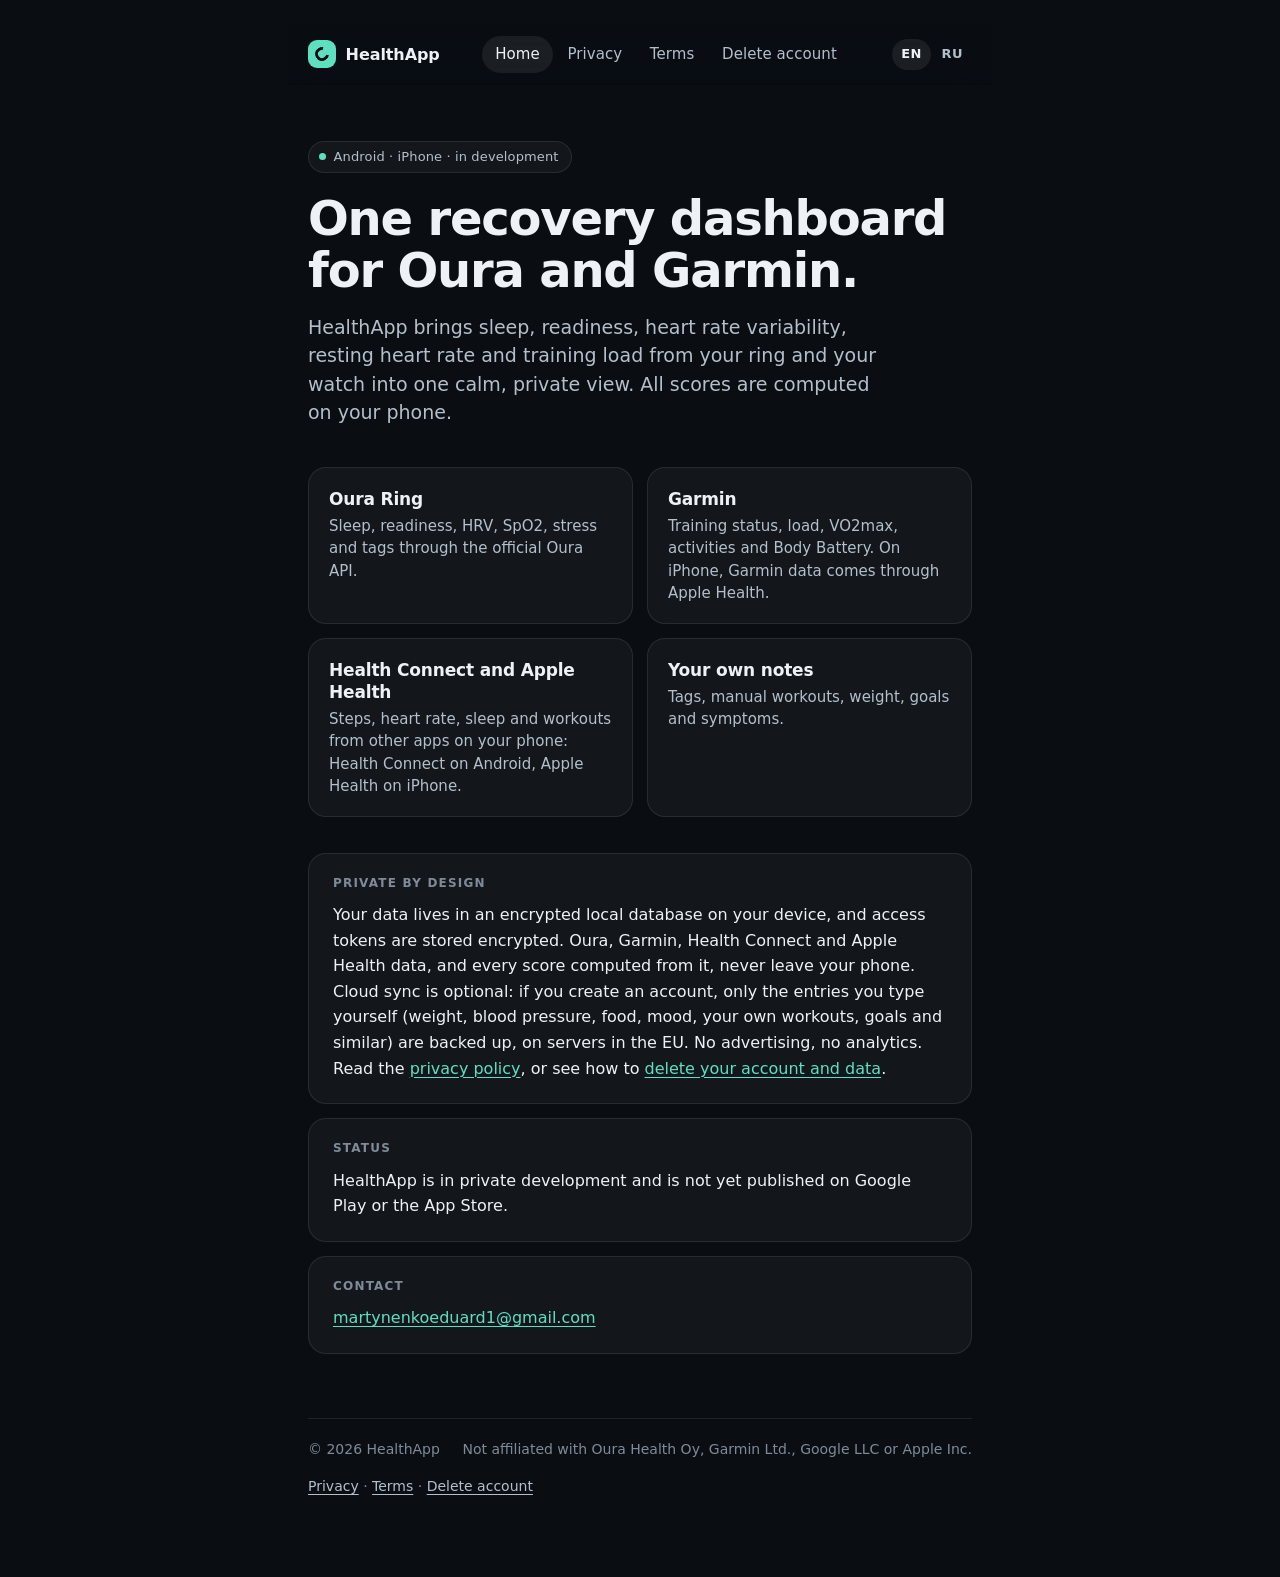
<file: index.html>
<!doctype html>
<html lang="en">
<head>
<meta charset="utf-8">
<meta name="viewport" content="width=device-width, initial-scale=1">
<meta name="theme-color" content="#070b10">
<title>HealthApp</title>
<meta name="description" content="HealthApp is an Android and iPhone app that brings Oura, Garmin, Health Connect and Apple Health data into one private recovery dashboard.">
<link rel="alternate" hreflang="en" href="index.html">
<link rel="alternate" hreflang="ru" href="index.ru.html">
<link rel="stylesheet" href="style.css?v=7">
</head>
<body>
<div class="wrap">
<header>
  <a class="brand" href="index.html"><span class="logo"></span>HealthApp</a>
  <nav aria-label="Main">
    <a href="index.html" aria-current="page">Home</a>
    <a href="privacy.html">Privacy</a>
    <a href="terms.html">Terms</a>
    <a href="delete-account.html">Delete account</a>
  </nav>
  <div class="lang" role="group" aria-label="Language"><span lang="en" aria-current="true">EN</span><a href="index.ru.html" lang="ru" hreflang="ru" title="Русская версия">RU</a></div>
</header>
<main>
<span class="pill">Android · iPhone · in development</span>
<h1>One recovery dashboard for Oura and Garmin.</h1>
<p class="lead">HealthApp brings sleep, readiness, heart rate variability, resting heart rate and training load from your ring and your watch into one calm, private view. All scores are computed on your phone.</p>

<div class="grid">
  <div class="tile"><b>Oura Ring</b><span>Sleep, readiness, HRV, SpO2, stress and tags through the official Oura API.</span></div>
  <div class="tile"><b>Garmin</b><span>Training status, load, VO2max, activities and Body Battery. On iPhone, Garmin data comes through Apple Health.</span></div>
  <div class="tile"><b>Health Connect and Apple Health</b><span>Steps, heart rate, sleep and workouts from other apps on your phone: Health Connect on Android, Apple Health on iPhone.</span></div>
  <div class="tile"><b>Your own notes</b><span>Tags, manual workouts, weight, goals and symptoms.</span></div>
</div>

<div class="card">
  <h2>Private by design</h2>
  <p>Your data lives in an encrypted local database on your device, and access tokens are stored encrypted. Oura, Garmin, Health Connect and Apple Health data, and every score computed from it, never leave your phone. Cloud sync is optional: if you create an account, only the entries you type yourself (weight, blood pressure, food, mood, your own workouts, goals and similar) are backed up, on servers in the EU. No advertising, no analytics. Read the <a href="privacy.html">privacy policy</a>, or see how to <a href="delete-account.html">delete your account and data</a>.</p>
</div>

<div class="card">
  <h2>Status</h2>
  <p>HealthApp is in private development and is not yet published on Google Play or the App Store.</p>
</div>

<div class="card">
  <h2>Contact</h2>
  <p><a href="mailto:martynenkoeduard1@gmail.com">martynenkoeduard1@gmail.com</a></p>
</div>
</main>
<footer><span>© 2026 HealthApp</span><span>Not affiliated with Oura Health Oy, Garmin Ltd., Google LLC or Apple Inc.</span><p class="links"><a href="privacy.html">Privacy</a> · <a href="terms.html">Terms</a> · <a href="delete-account.html">Delete account</a></p></footer>
</div>
</body>
</html>
</file>
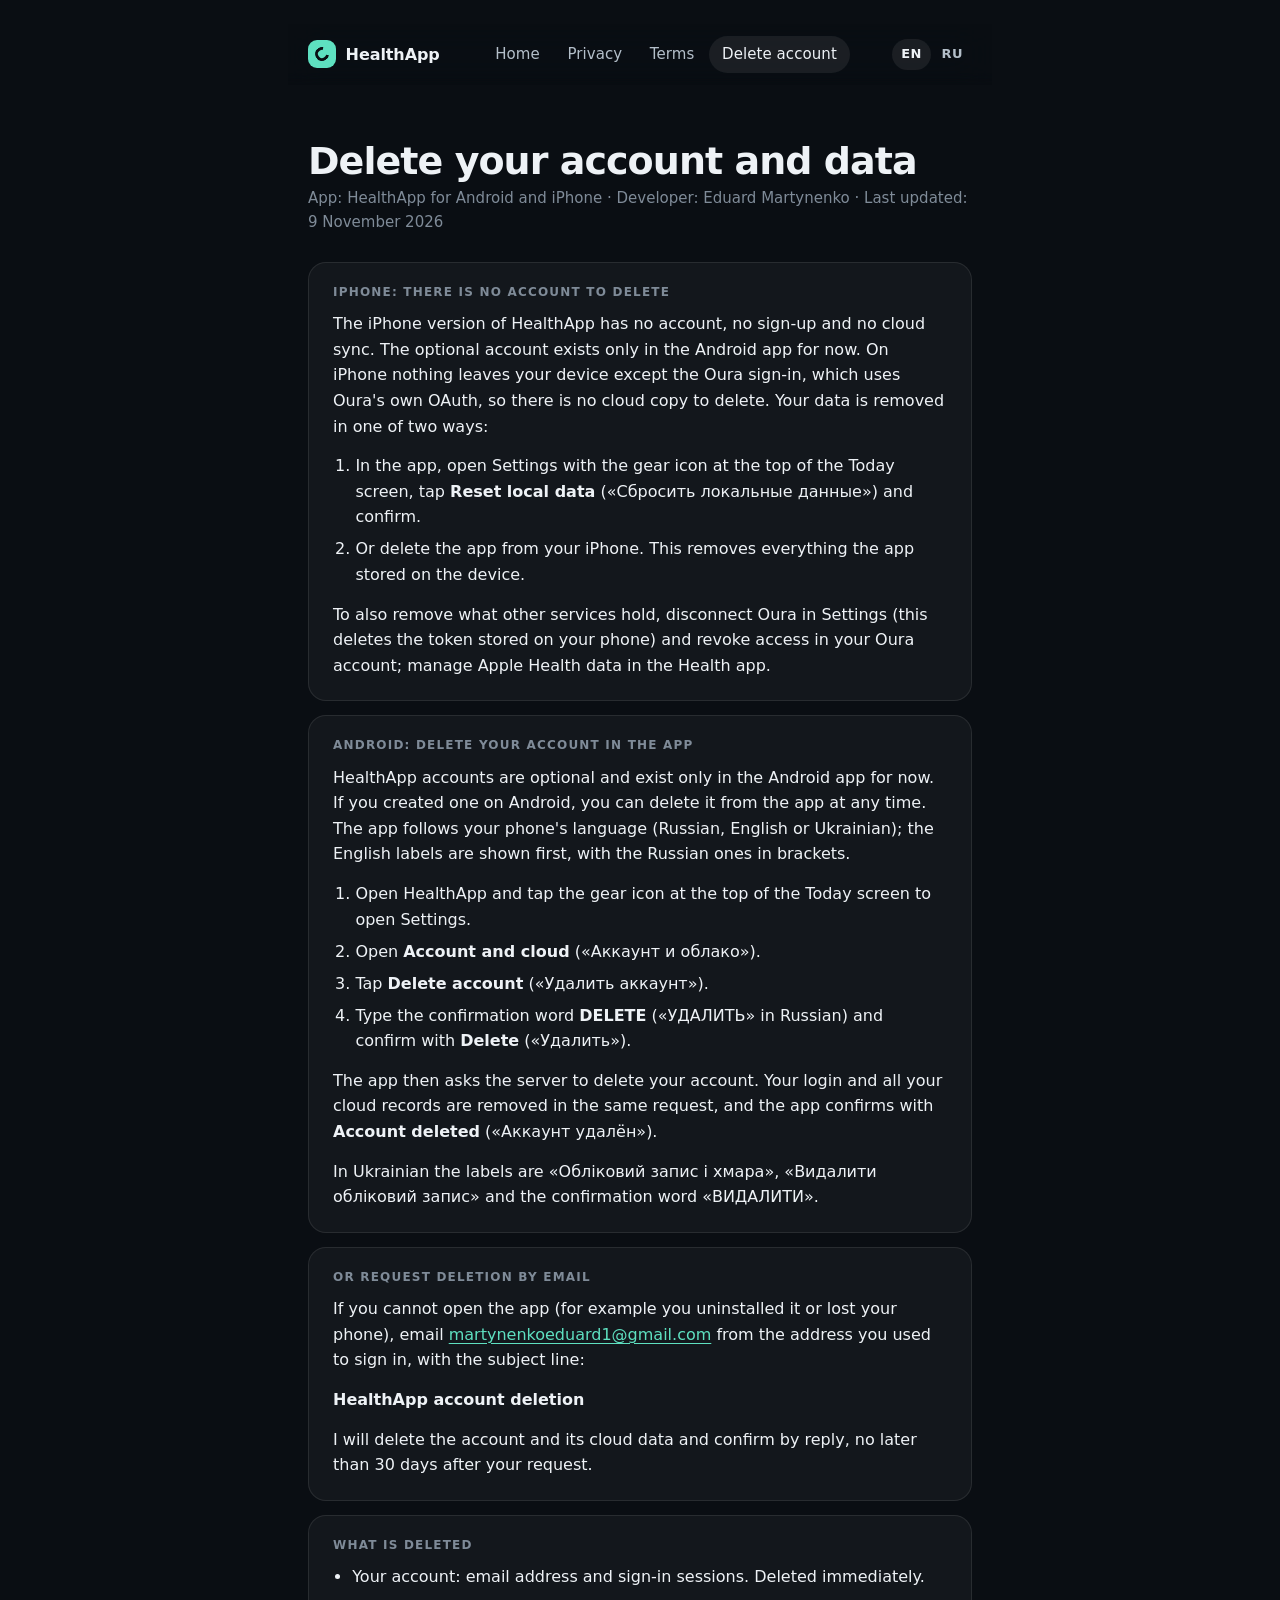
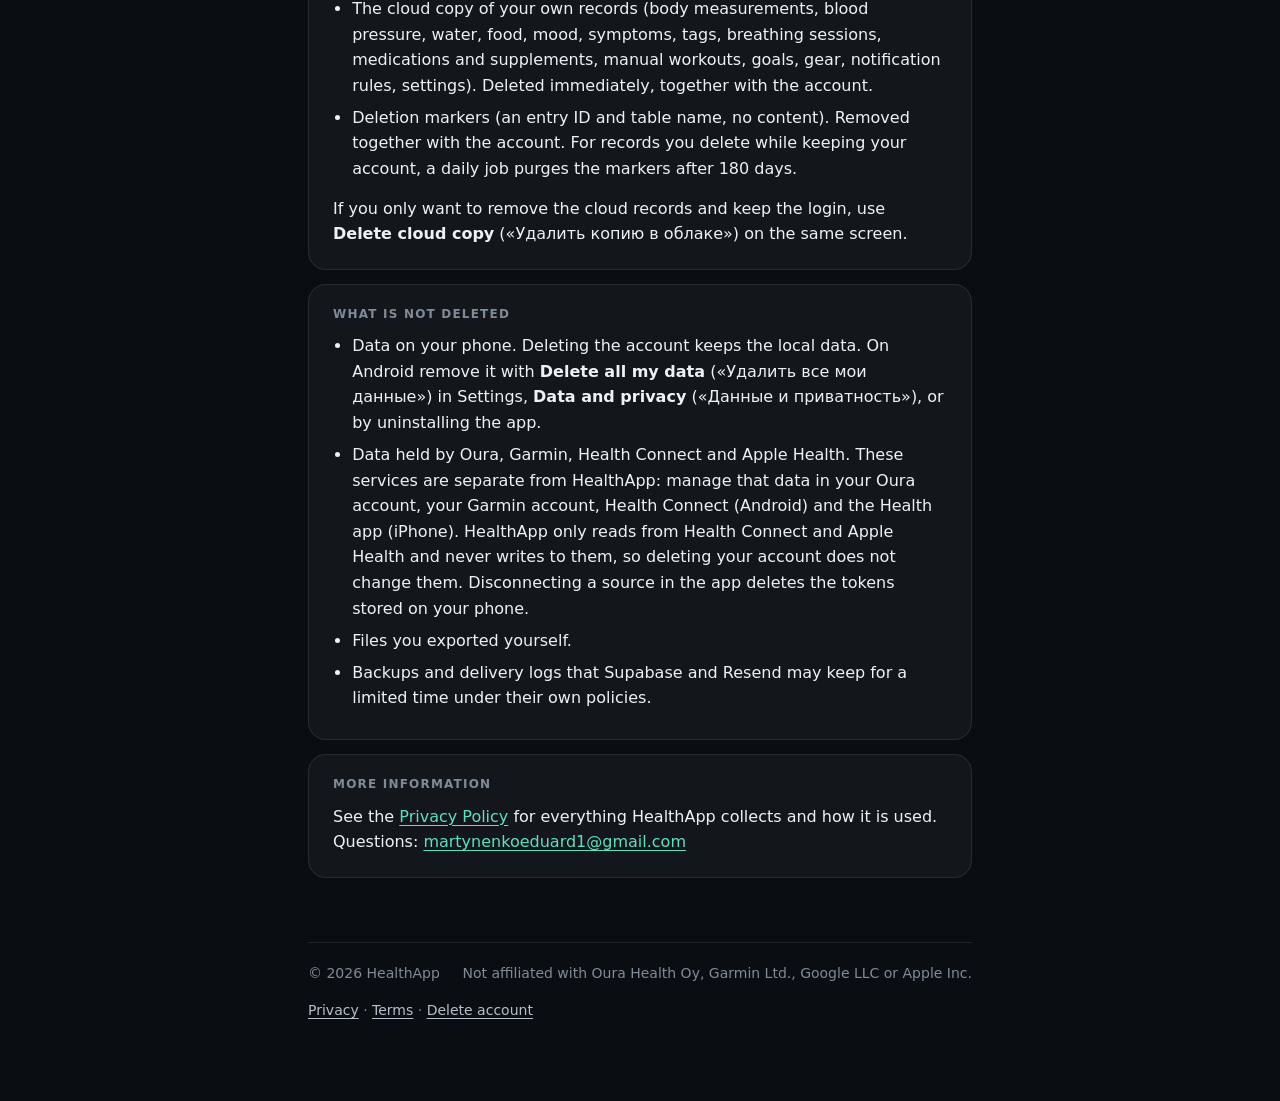
<file: delete-account.html>
<!doctype html>
<html lang="en">
<head>
<meta charset="utf-8">
<meta name="viewport" content="width=device-width, initial-scale=1">
<meta name="theme-color" content="#070b10">
<title>Delete your account and data – HealthApp</title>
<meta name="description" content="How to delete your HealthApp account and the cloud copy of your data, in the app or by email.">
<link rel="alternate" hreflang="en" href="delete-account.html">
<link rel="alternate" hreflang="ru" href="delete-account.ru.html">
<link rel="stylesheet" href="style.css?v=7">
</head>
<body>
<div class="wrap">
<header>
  <a class="brand" href="index.html"><span class="logo"></span>HealthApp</a>
  <nav aria-label="Main">
    <a href="index.html">Home</a>
    <a href="privacy.html">Privacy</a>
    <a href="terms.html">Terms</a>
    <a href="delete-account.html" aria-current="page">Delete account</a>
  </nav>
  <div class="lang" role="group" aria-label="Language"><span lang="en" aria-current="true">EN</span><a href="delete-account.ru.html" lang="ru" hreflang="ru" title="Русская версия">RU</a></div>
</header>
<main>
<div class="page-head"><h1>Delete your account and data</h1>
<p class="muted">App: HealthApp for Android and iPhone · Developer: Eduard Martynenko · Last updated: 9 November 2026</p></div>

<div class="card"><h2>iPhone: there is no account to delete</h2>
<p>The iPhone version of HealthApp has no account, no sign-up and no cloud sync. The optional account exists only in the Android app for now. On iPhone nothing leaves your device except the Oura sign-in, which uses Oura's own OAuth, so there is no cloud copy to delete. Your data is removed in one of two ways:</p>
<ol>
<li>In the app, open Settings with the gear icon at the top of the Today screen, tap <strong>Reset local data</strong> (<span lang="ru">«Сбросить локальные данные»</span>) and confirm.</li>
<li>Or delete the app from your iPhone. This removes everything the app stored on the device.</li>
</ol>
<p>To also remove what other services hold, disconnect Oura in Settings (this deletes the token stored on your phone) and revoke access in your Oura account; manage Apple Health data in the Health app.</p></div>

<div class="card"><h2>Android: delete your account in the app</h2>
<p>HealthApp accounts are optional and exist only in the Android app for now. If you created one on Android, you can delete it from the app at any time. The app follows your phone's language (Russian, English or Ukrainian); the English labels are shown first, with the Russian ones in brackets.</p>
<ol>
<li>Open HealthApp and tap the gear icon at the top of the Today screen to open Settings.</li>
<li>Open <strong>Account and cloud</strong> (<span lang="ru">«Аккаунт и облако»</span>).</li>
<li>Tap <strong>Delete account</strong> (<span lang="ru">«Удалить аккаунт»</span>).</li>
<li>Type the confirmation word <strong class="word">DELETE</strong> (<span class="word" lang="ru">«УДАЛИТЬ»</span> in Russian) and confirm with <strong>Delete</strong> (<span lang="ru">«Удалить»</span>).</li>
</ol>
<p>The app then asks the server to delete your account. Your login and all your cloud records are removed in the same request, and the app confirms with <strong>Account deleted</strong> (<span lang="ru">«Аккаунт удалён»</span>).</p>
<p>In Ukrainian the labels are <span lang="uk">«Обліковий запис і хмара»</span>, <span lang="uk">«Видалити обліковий запис»</span> and the confirmation word <span class="word" lang="uk">«ВИДАЛИТИ»</span>.</p></div>

<div class="card"><h2>Or request deletion by email</h2>
<p>If you cannot open the app (for example you uninstalled it or lost your phone), email <a href="mailto:martynenkoeduard1@gmail.com">martynenkoeduard1@gmail.com</a> from the address you used to sign in, with the subject line:</p>
<p><strong>HealthApp account deletion</strong></p>
<p>I will delete the account and its cloud data and confirm by reply, no later than 30&nbsp;days after your request.</p></div>

<div class="card"><h2>What is deleted</h2>
<ul>
<li>Your account: email address and sign-in sessions. Deleted immediately.</li>
<li>The cloud copy of your own records (body measurements, blood pressure, water, food, mood, symptoms, tags, breathing sessions, medications and supplements, manual workouts, goals, gear, notification rules, settings). Deleted immediately, together with the account.</li>
<li>Deletion markers (an entry ID and table name, no content). Removed together with the account. For records you delete while keeping your account, a daily job purges the markers after 180&nbsp;days.</li>
</ul>
<p>If you only want to remove the cloud records and keep the login, use <strong>Delete cloud copy</strong> (<span lang="ru">«Удалить копию в облаке»</span>) on the same screen.</p></div>

<div class="card"><h2>What is not deleted</h2>
<ul>
<li>Data on your phone. Deleting the account keeps the local data. On Android remove it with <strong>Delete all my data</strong> (<span lang="ru">«Удалить все мои данные»</span>) in Settings, <strong>Data and privacy</strong> (<span lang="ru">«Данные и приватность»</span>), or by uninstalling the app.</li>
<li>Data held by Oura, Garmin, Health Connect and Apple Health. These services are separate from HealthApp: manage that data in your Oura account, your Garmin account, Health Connect (Android) and the Health app (iPhone). HealthApp only reads from Health Connect and Apple Health and never writes to them, so deleting your account does not change them. Disconnecting a source in the app deletes the tokens stored on your phone.</li>
<li>Files you exported yourself.</li>
<li>Backups and delivery logs that Supabase and Resend may keep for a limited time under their own policies.</li>
</ul></div>

<div class="card"><h2>More information</h2>
<p>See the <a href="privacy.html">Privacy Policy</a> for everything HealthApp collects and how it is used. Questions: <a href="mailto:martynenkoeduard1@gmail.com">martynenkoeduard1@gmail.com</a></p></div>
</main>
<footer><span>© 2026 HealthApp</span><span>Not affiliated with Oura Health Oy, Garmin Ltd., Google LLC or Apple Inc.</span><p class="links"><a href="privacy.html">Privacy</a> · <a href="terms.html">Terms</a> · <a href="delete-account.html">Delete account</a></p></footer>
</div>
</body>
</html>
</file>
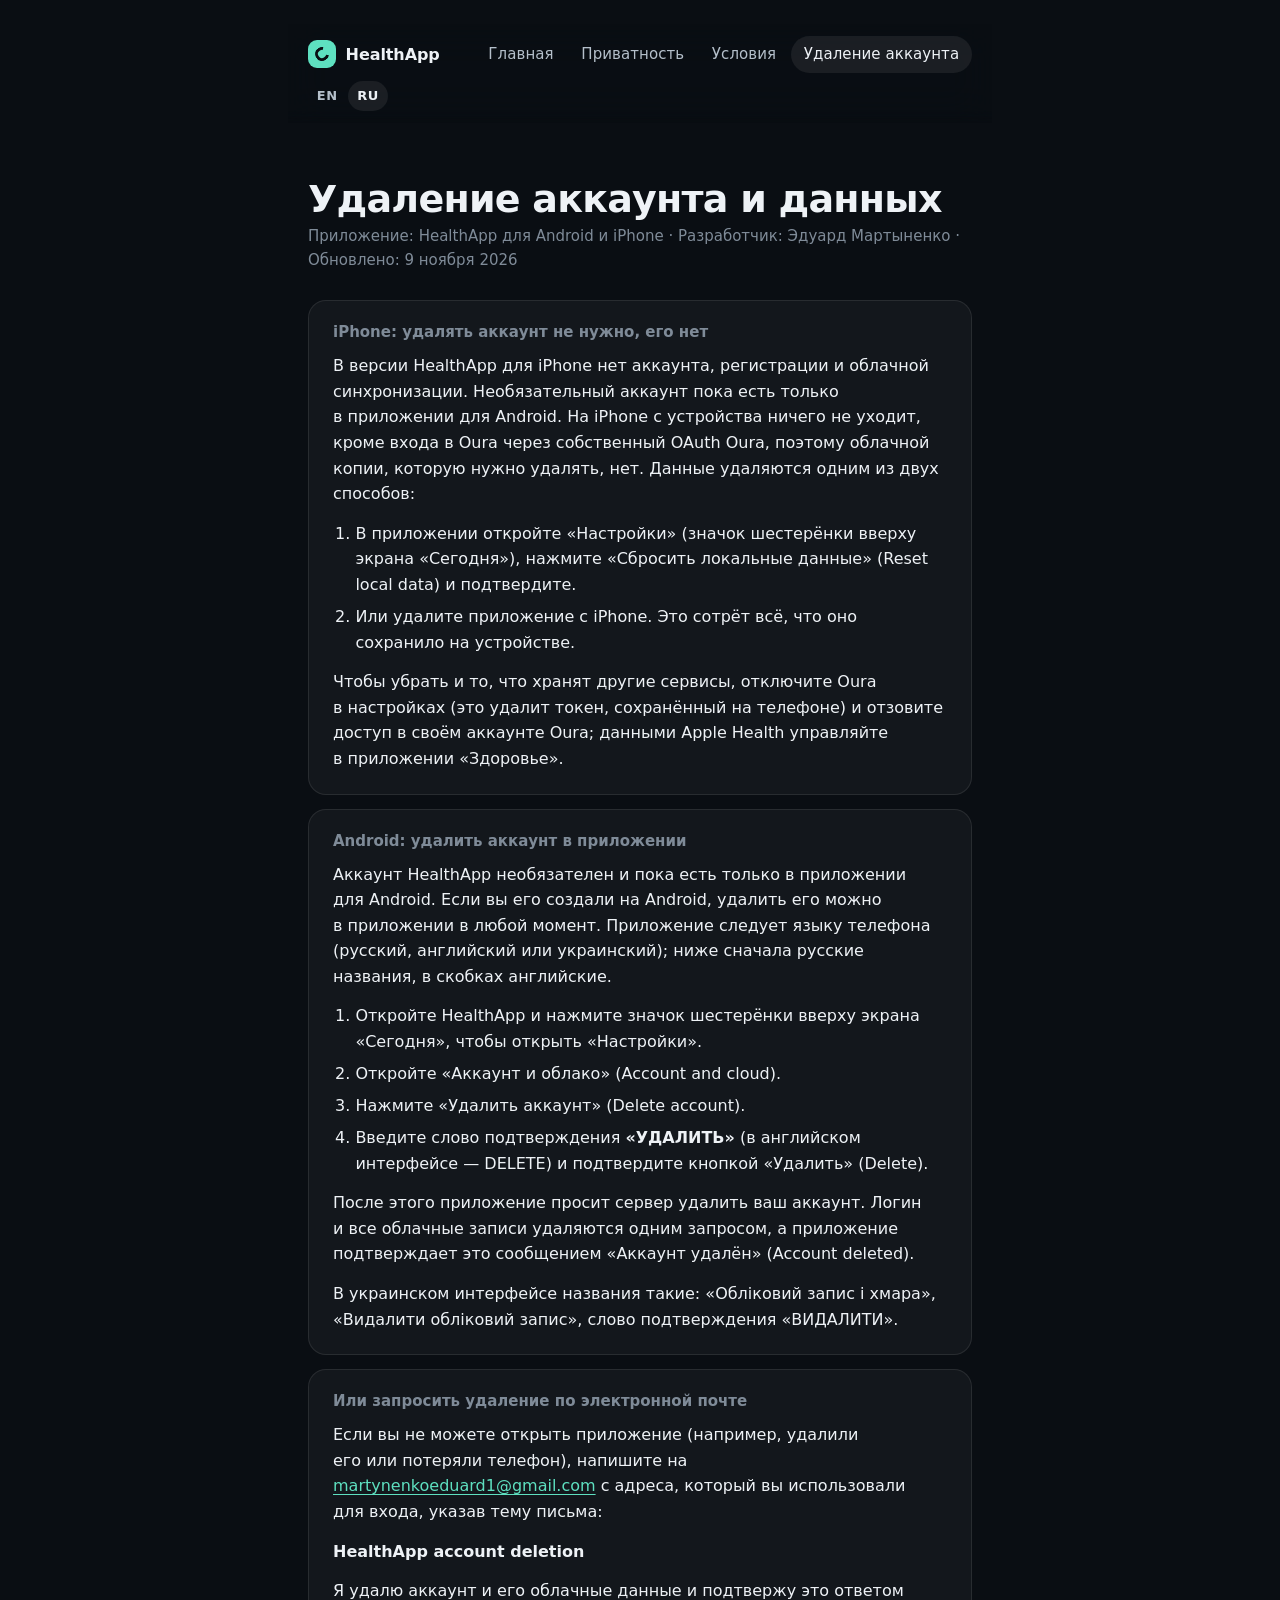
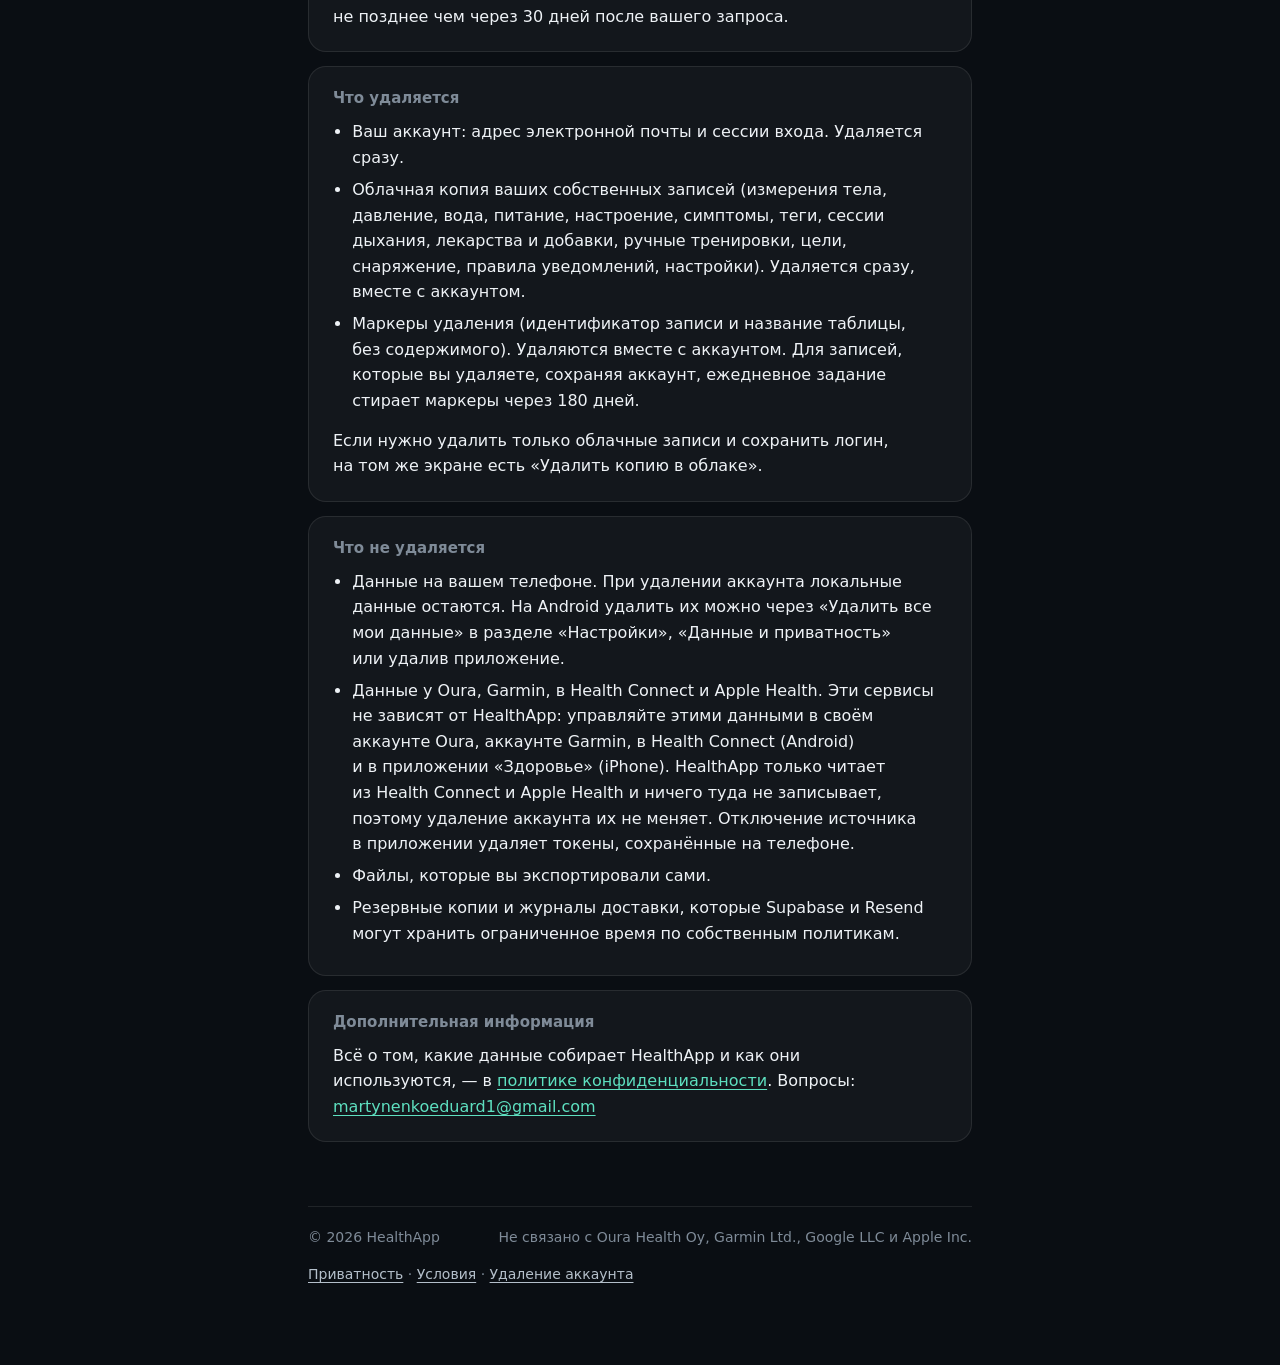
<file: delete-account.ru.html>
<!doctype html>
<html lang="ru">
<head>
<meta charset="utf-8">
<meta name="viewport" content="width=device-width, initial-scale=1">
<meta name="theme-color" content="#070b10">
<title>Удаление аккаунта и данных – HealthApp</title>
<meta name="description" content="Как удалить аккаунт HealthApp и облачную копию ваших данных: в приложении или по электронной почте.">
<link rel="alternate" hreflang="en" href="delete-account.html">
<link rel="alternate" hreflang="ru" href="delete-account.ru.html">
<link rel="stylesheet" href="style.css?v=7">
</head>
<body>
<div class="wrap">
<header>
  <a class="brand" href="index.ru.html"><span class="logo"></span>HealthApp</a>
  <nav aria-label="Основная навигация">
    <a href="index.ru.html">Главная</a>
    <a href="privacy.ru.html">Приватность</a>
    <a href="terms.ru.html">Условия</a>
    <a href="delete-account.ru.html" aria-current="page">Удаление аккаунта</a>
  </nav>
  <div class="lang" role="group" aria-label="Язык"><a href="delete-account.html" lang="en" hreflang="en" title="English version">EN</a><span lang="ru" aria-current="true">RU</span></div>
</header>
<main>
<div class="page-head"><h1>Удаление аккаунта и&nbsp;данных</h1>
<p class="muted">Приложение: HealthApp для&nbsp;Android и&nbsp;iPhone · Разработчик: Эдуард Мартыненко · Обновлено: 9&nbsp;ноября 2026</p></div>

<div class="card"><h2>iPhone: удалять аккаунт не&nbsp;нужно, его нет</h2>
<p>В&nbsp;версии HealthApp для&nbsp;iPhone нет аккаунта, регистрации и&nbsp;облачной синхронизации. Необязательный аккаунт пока есть только в&nbsp;приложении для&nbsp;Android. На&nbsp;iPhone с&nbsp;устройства ничего не&nbsp;уходит, кроме входа в&nbsp;Oura через собственный OAuth Oura, поэтому облачной копии, которую нужно удалять, нет. Данные удаляются одним из&nbsp;двух способов:</p>
<ol>
<li>В&nbsp;приложении откройте «Настройки» (значок шестерёнки вверху экрана «Сегодня»), нажмите «Сбросить локальные данные» (<span lang="en">Reset local data</span>) и&nbsp;подтвердите.</li>
<li>Или&nbsp;удалите приложение с&nbsp;iPhone. Это сотрёт всё, что оно сохранило на&nbsp;устройстве.</li>
</ol>
<p>Чтобы убрать и&nbsp;то, что хранят другие сервисы, отключите Oura в&nbsp;настройках (это удалит токен, сохранённый на&nbsp;телефоне) и&nbsp;отзовите доступ в&nbsp;своём аккаунте Oura; данными Apple Health управляйте в&nbsp;приложении «Здоровье».</p></div>

<div class="card"><h2>Android: удалить аккаунт в&nbsp;приложении</h2>
<p>Аккаунт HealthApp необязателен и&nbsp;пока есть только в&nbsp;приложении для&nbsp;Android. Если вы&nbsp;его&nbsp;создали на&nbsp;Android, удалить его&nbsp;можно в&nbsp;приложении в&nbsp;любой момент. Приложение следует языку телефона (русский, английский или украинский); ниже сначала русские названия, в&nbsp;скобках английские.</p>
<ol>
<li>Откройте HealthApp и&nbsp;нажмите значок шестерёнки вверху экрана «Сегодня», чтобы открыть «Настройки».</li>
<li>Откройте «Аккаунт и&nbsp;облако» (<span lang="en">Account and cloud</span>).</li>
<li>Нажмите «Удалить аккаунт» (<span lang="en">Delete account</span>).</li>
<li>Введите слово подтверждения <strong class="word">«УДАЛИТЬ»</strong> (в&nbsp;английском интерфейсе&nbsp;— <span class="word" lang="en">DELETE</span>) и&nbsp;подтвердите кнопкой «Удалить» (<span lang="en">Delete</span>).</li>
</ol>
<p>После этого приложение просит сервер удалить ваш аккаунт. Логин и&nbsp;все облачные записи удаляются одним запросом, а&nbsp;приложение подтверждает это&nbsp;сообщением «Аккаунт удалён» (<span lang="en">Account deleted</span>).</p>
<p>В&nbsp;украинском интерфейсе названия такие: <span lang="uk">«Обліковий запис і хмара»</span>, <span lang="uk">«Видалити обліковий запис»</span>, слово подтверждения <span class="word" lang="uk">«ВИДАЛИТИ»</span>.</p></div>

<div class="card"><h2>Или&nbsp;запросить удаление по&nbsp;электронной почте</h2>
<p>Если вы&nbsp;не&nbsp;можете открыть приложение (например, удалили его&nbsp;или&nbsp;потеряли телефон), напишите на <a href="mailto:martynenkoeduard1@gmail.com">martynenkoeduard1@gmail.com</a> с&nbsp;адреса, который вы&nbsp;использовали для&nbsp;входа, указав тему письма:</p>
<p><strong>HealthApp account deletion</strong></p>
<p>Я&nbsp;удалю аккаунт и&nbsp;его&nbsp;облачные данные и&nbsp;подтвержу это&nbsp;ответом не&nbsp;позднее чем через 30&nbsp;дней после вашего запроса.</p></div>

<div class="card"><h2>Что&nbsp;удаляется</h2>
<ul>
<li>Ваш аккаунт: адрес электронной почты и&nbsp;сессии входа. Удаляется сразу.</li>
<li>Облачная копия ваших собственных записей (измерения тела, давление, вода, питание, настроение, симптомы, теги, сессии дыхания, лекарства и&nbsp;добавки, ручные тренировки, цели, снаряжение, правила уведомлений, настройки). Удаляется сразу, вместе с&nbsp;аккаунтом.</li>
<li>Маркеры удаления (идентификатор записи и&nbsp;название таблицы, без&nbsp;содержимого). Удаляются вместе с&nbsp;аккаунтом. Для&nbsp;записей, которые вы&nbsp;удаляете, сохраняя аккаунт, ежедневное задание стирает маркеры через 180&nbsp;дней.</li>
</ul>
<p>Если нужно удалить только облачные записи и&nbsp;сохранить логин, на&nbsp;том же&nbsp;экране есть «Удалить копию в&nbsp;облаке».</p></div>

<div class="card"><h2>Что&nbsp;не&nbsp;удаляется</h2>
<ul>
<li>Данные на&nbsp;вашем телефоне. При&nbsp;удалении аккаунта локальные данные остаются. На&nbsp;Android удалить их&nbsp;можно через «Удалить все мои данные» в&nbsp;разделе «Настройки», «Данные и&nbsp;приватность» или&nbsp;удалив приложение.</li>
<li>Данные у&nbsp;Oura, Garmin, в&nbsp;Health Connect и&nbsp;Apple Health. Эти сервисы не&nbsp;зависят от&nbsp;HealthApp: управляйте этими данными в&nbsp;своём аккаунте Oura, аккаунте Garmin, в&nbsp;Health Connect (Android) и&nbsp;в&nbsp;приложении «Здоровье» (iPhone). HealthApp только читает из&nbsp;Health Connect и&nbsp;Apple Health и&nbsp;ничего туда не&nbsp;записывает, поэтому удаление аккаунта их&nbsp;не&nbsp;меняет. Отключение источника в&nbsp;приложении удаляет токены, сохранённые на&nbsp;телефоне.</li>
<li>Файлы, которые вы&nbsp;экспортировали сами.</li>
<li>Резервные копии и&nbsp;журналы доставки, которые Supabase и&nbsp;Resend могут хранить ограниченное время по&nbsp;собственным политикам.</li>
</ul></div>

<div class="card"><h2>Дополнительная информация</h2>
<p>Всё о&nbsp;том, какие данные собирает HealthApp и&nbsp;как&nbsp;они используются,&nbsp;— в <a href="privacy.ru.html">политике конфиденциальности</a>. Вопросы: <a href="mailto:martynenkoeduard1@gmail.com">martynenkoeduard1@gmail.com</a></p></div>
</main>
<footer><span>© 2026 HealthApp</span><span>Не связано с Oura Health Oy, Garmin Ltd., Google LLC и Apple Inc.</span><p class="links"><a href="privacy.ru.html">Приватность</a> · <a href="terms.ru.html">Условия</a> · <a href="delete-account.ru.html">Удаление аккаунта</a></p></footer>
</div>
</body>
</html>
</file>
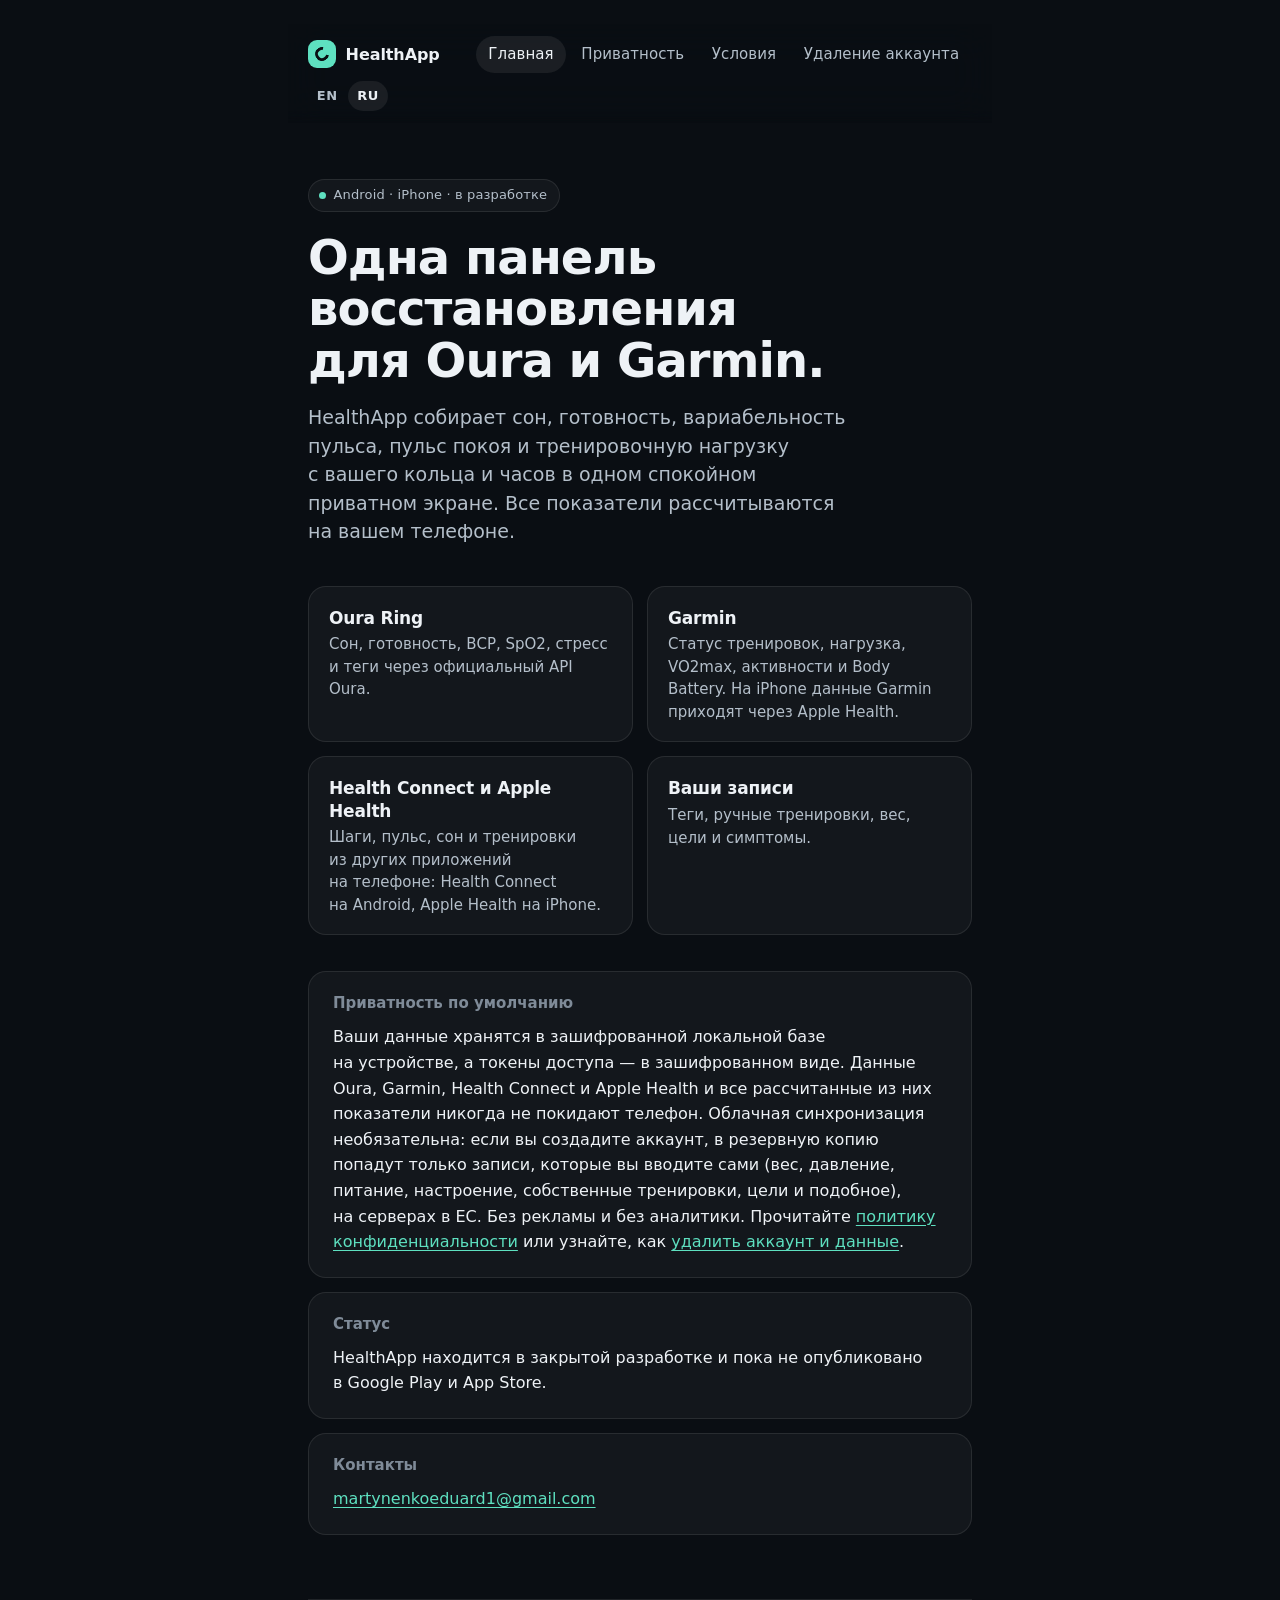
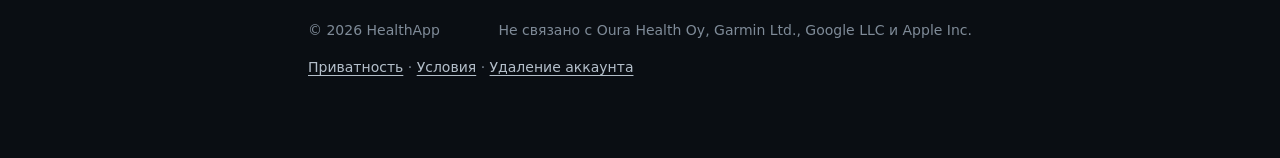
<file: index.ru.html>
<!doctype html>
<html lang="ru">
<head>
<meta charset="utf-8">
<meta name="viewport" content="width=device-width, initial-scale=1">
<meta name="theme-color" content="#070b10">
<title>HealthApp</title>
<meta name="description" content="HealthApp — приложение для Android и iPhone: данные Oura, Garmin, Health Connect и Apple Health в одной приватной панели восстановления.">
<link rel="alternate" hreflang="en" href="index.html">
<link rel="alternate" hreflang="ru" href="index.ru.html">
<link rel="stylesheet" href="style.css?v=7">
</head>
<body>
<div class="wrap">
<header>
  <a class="brand" href="index.ru.html"><span class="logo"></span>HealthApp</a>
  <nav aria-label="Основная навигация">
    <a href="index.ru.html" aria-current="page">Главная</a>
    <a href="privacy.ru.html">Приватность</a>
    <a href="terms.ru.html">Условия</a>
    <a href="delete-account.ru.html">Удаление аккаунта</a>
  </nav>
  <div class="lang" role="group" aria-label="Язык"><a href="index.html" lang="en" hreflang="en" title="English version">EN</a><span lang="ru" aria-current="true">RU</span></div>
</header>
<main>
<span class="pill">Android · iPhone · в&nbsp;разработке</span>
<h1>Одна панель восстановления для&nbsp;Oura и&nbsp;Garmin.</h1>
<p class="lead">HealthApp собирает сон, готовность, вариабельность пульса, пульс покоя и&nbsp;тренировочную нагрузку с&nbsp;вашего кольца и&nbsp;часов в&nbsp;одном спокойном приватном экране. Все показатели рассчитываются на&nbsp;вашем телефоне.</p>

<div class="grid">
  <div class="tile"><b>Oura Ring</b><span>Сон, готовность, ВСР, SpO2, стресс и&nbsp;теги через официальный API Oura.</span></div>
  <div class="tile"><b>Garmin</b><span>Статус тренировок, нагрузка, VO2max, активности и&nbsp;Body Battery. На&nbsp;iPhone данные Garmin приходят через Apple Health.</span></div>
  <div class="tile"><b>Health Connect и&nbsp;Apple Health</b><span>Шаги, пульс, сон и&nbsp;тренировки из&nbsp;других приложений на&nbsp;телефоне: Health Connect на&nbsp;Android, Apple Health на&nbsp;iPhone.</span></div>
  <div class="tile"><b>Ваши записи</b><span>Теги, ручные тренировки, вес, цели и&nbsp;симптомы.</span></div>
</div>

<div class="card">
  <h2>Приватность по&nbsp;умолчанию</h2>
  <p>Ваши данные хранятся в&nbsp;зашифрованной локальной базе на&nbsp;устройстве, а&nbsp;токены доступа&nbsp;— в&nbsp;зашифрованном виде. Данные Oura, Garmin, Health Connect и&nbsp;Apple Health и&nbsp;все рассчитанные из&nbsp;них показатели никогда не&nbsp;покидают телефон. Облачная синхронизация необязательна: если вы&nbsp;создадите аккаунт, в&nbsp;резервную копию попадут только записи, которые вы&nbsp;вводите сами (вес, давление, питание, настроение, собственные тренировки, цели и&nbsp;подобное), на&nbsp;серверах в&nbsp;ЕС. Без&nbsp;рекламы и&nbsp;без&nbsp;аналитики. Прочитайте <a href="privacy.ru.html">политику конфиденциальности</a> или&nbsp;узнайте, как <a href="delete-account.ru.html">удалить аккаунт и&nbsp;данные</a>.</p>
</div>

<div class="card">
  <h2>Статус</h2>
  <p>HealthApp находится в&nbsp;закрытой разработке и&nbsp;пока не&nbsp;опубликовано в&nbsp;Google Play и&nbsp;App Store.</p>
</div>

<div class="card">
  <h2>Контакты</h2>
  <p><a href="mailto:martynenkoeduard1@gmail.com">martynenkoeduard1@gmail.com</a></p>
</div>
</main>
<footer><span>© 2026 HealthApp</span><span>Не связано с Oura Health Oy, Garmin Ltd., Google LLC и Apple Inc.</span><p class="links"><a href="privacy.ru.html">Приватность</a> · <a href="terms.ru.html">Условия</a> · <a href="delete-account.ru.html">Удаление аккаунта</a></p></footer>
</div>
</body>
</html>
</file>
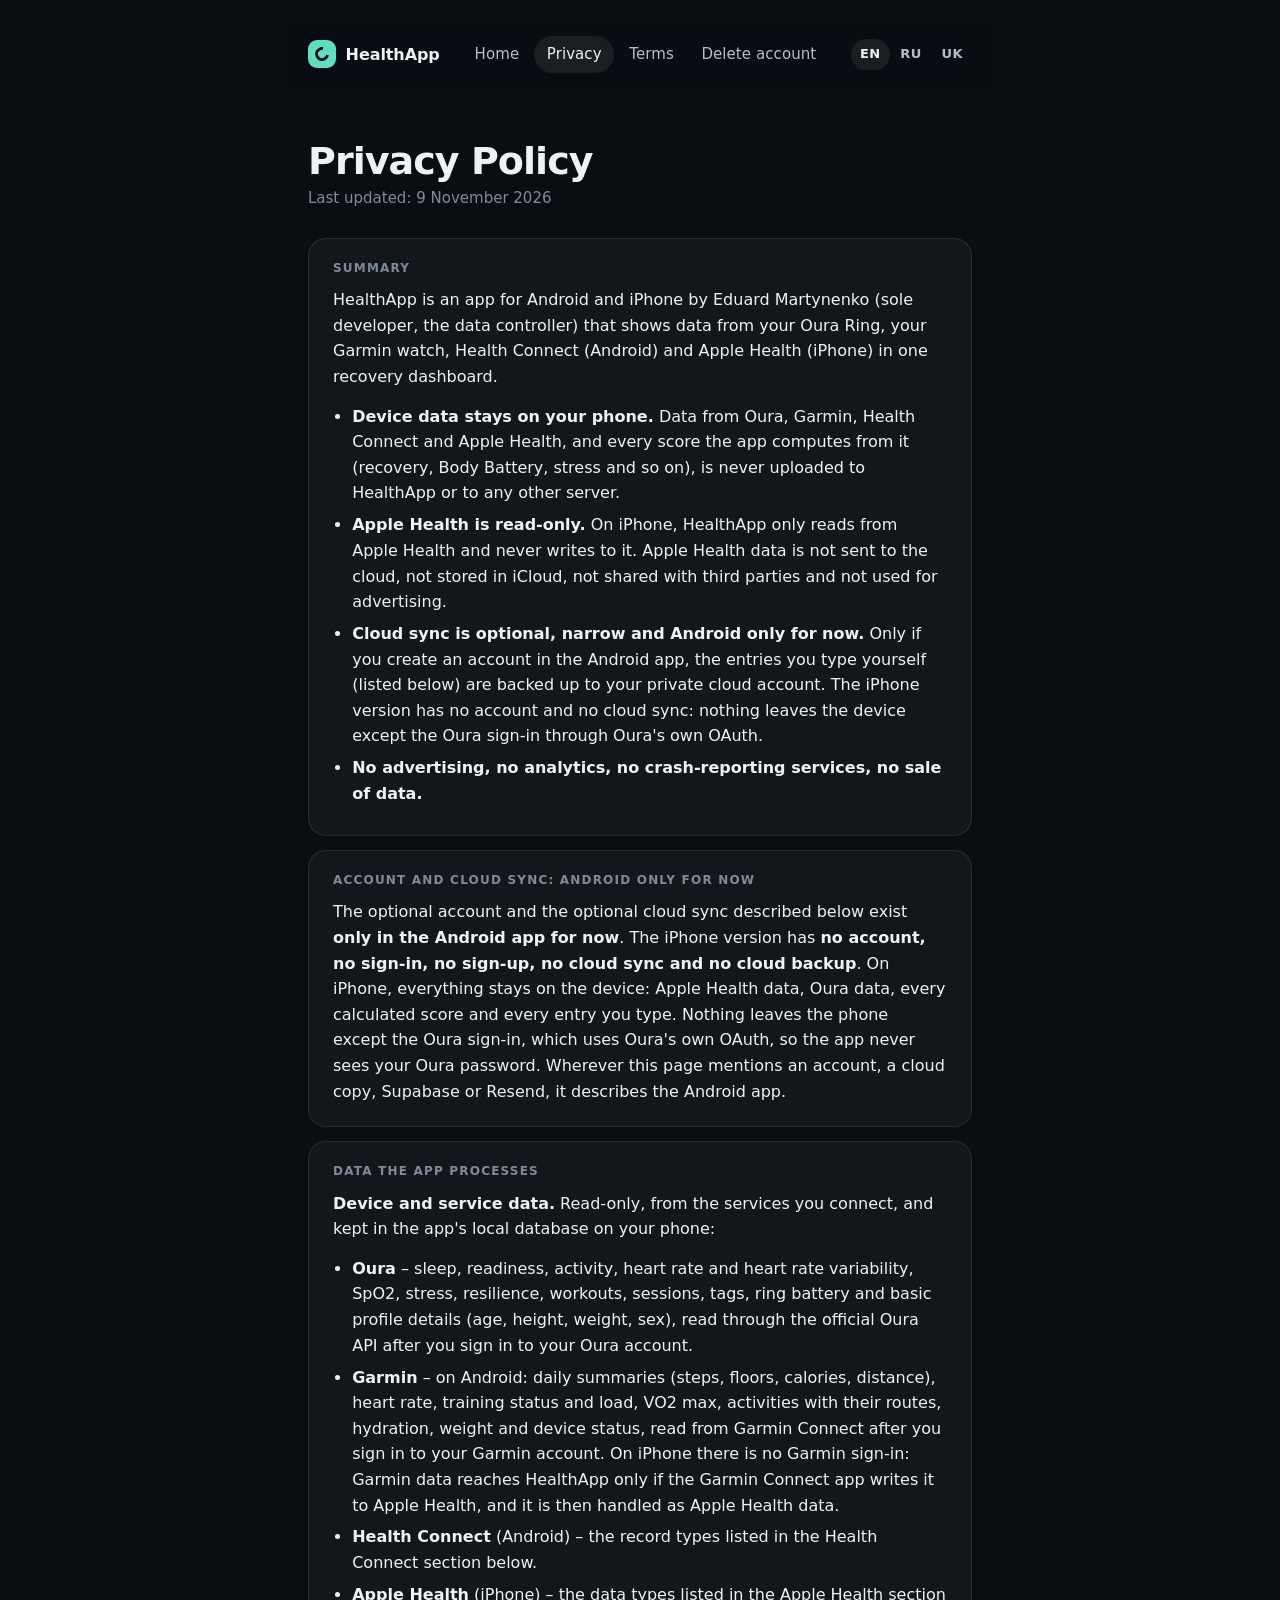
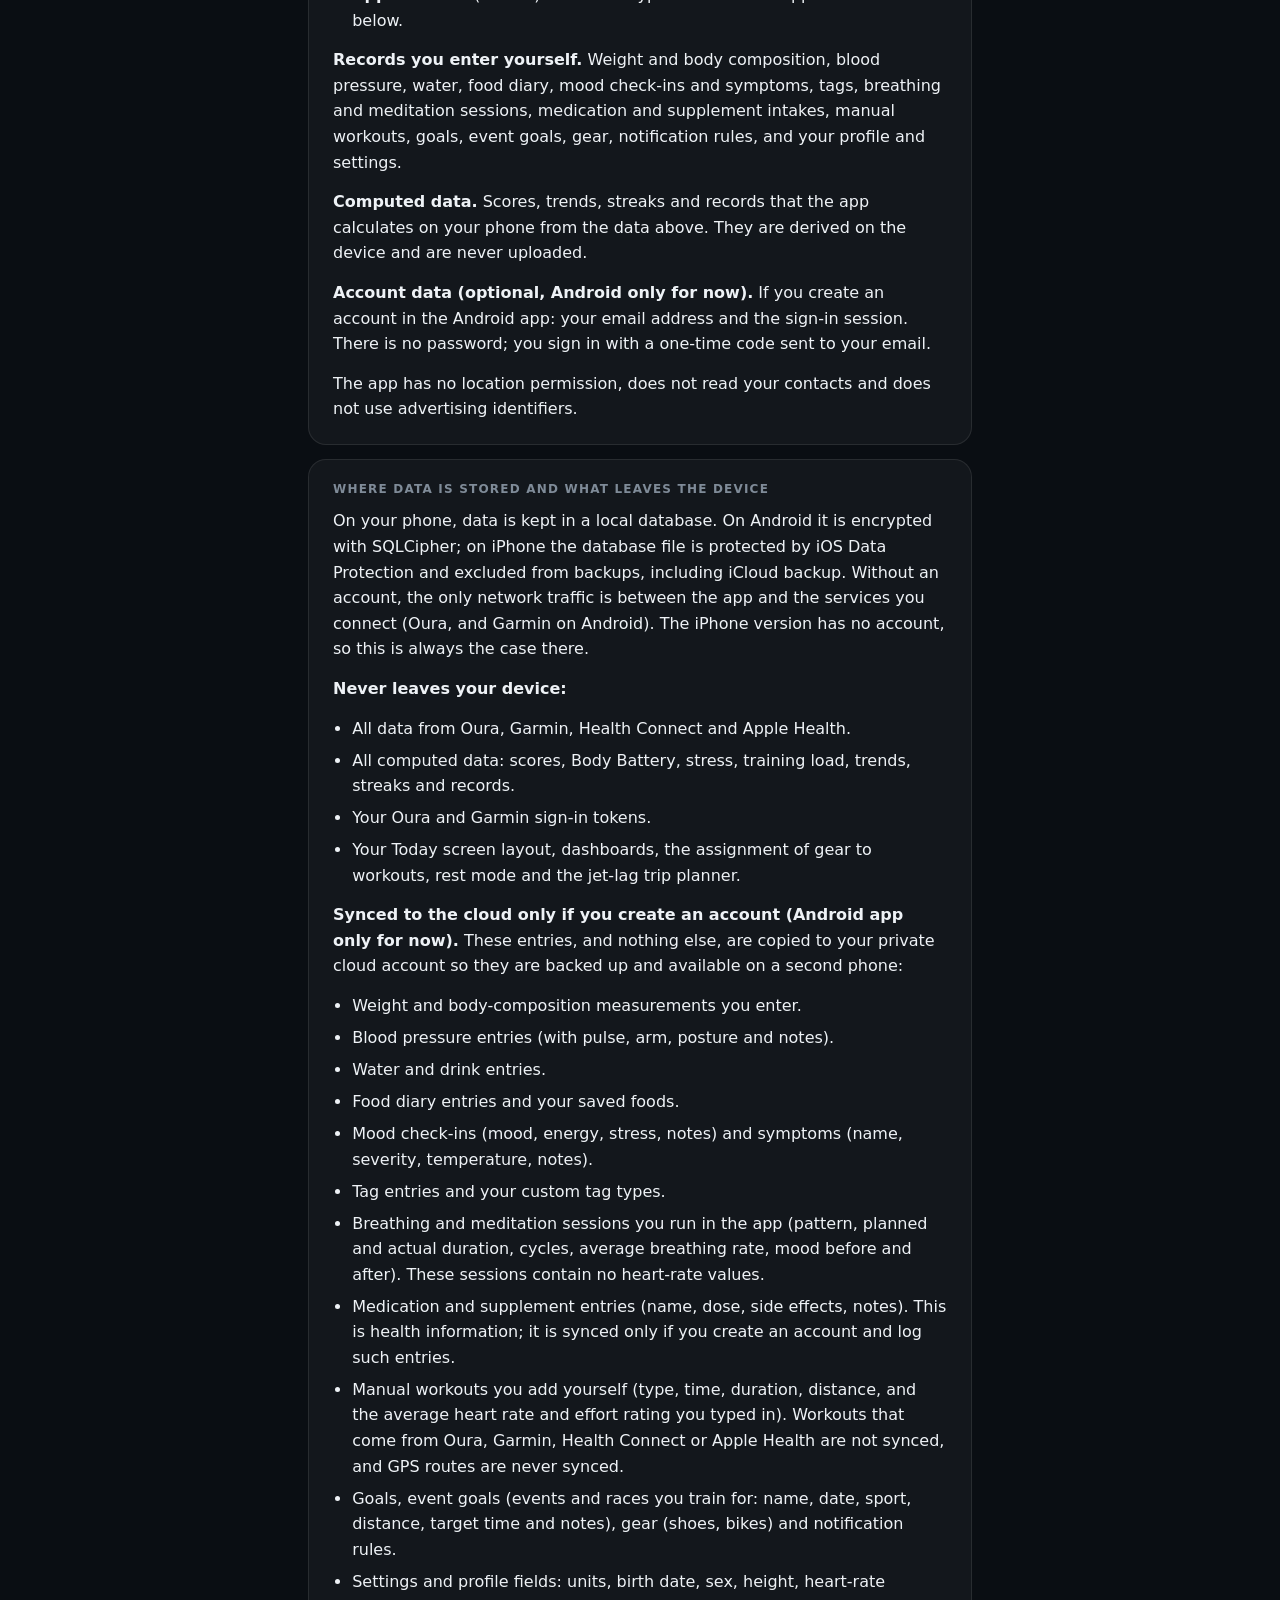
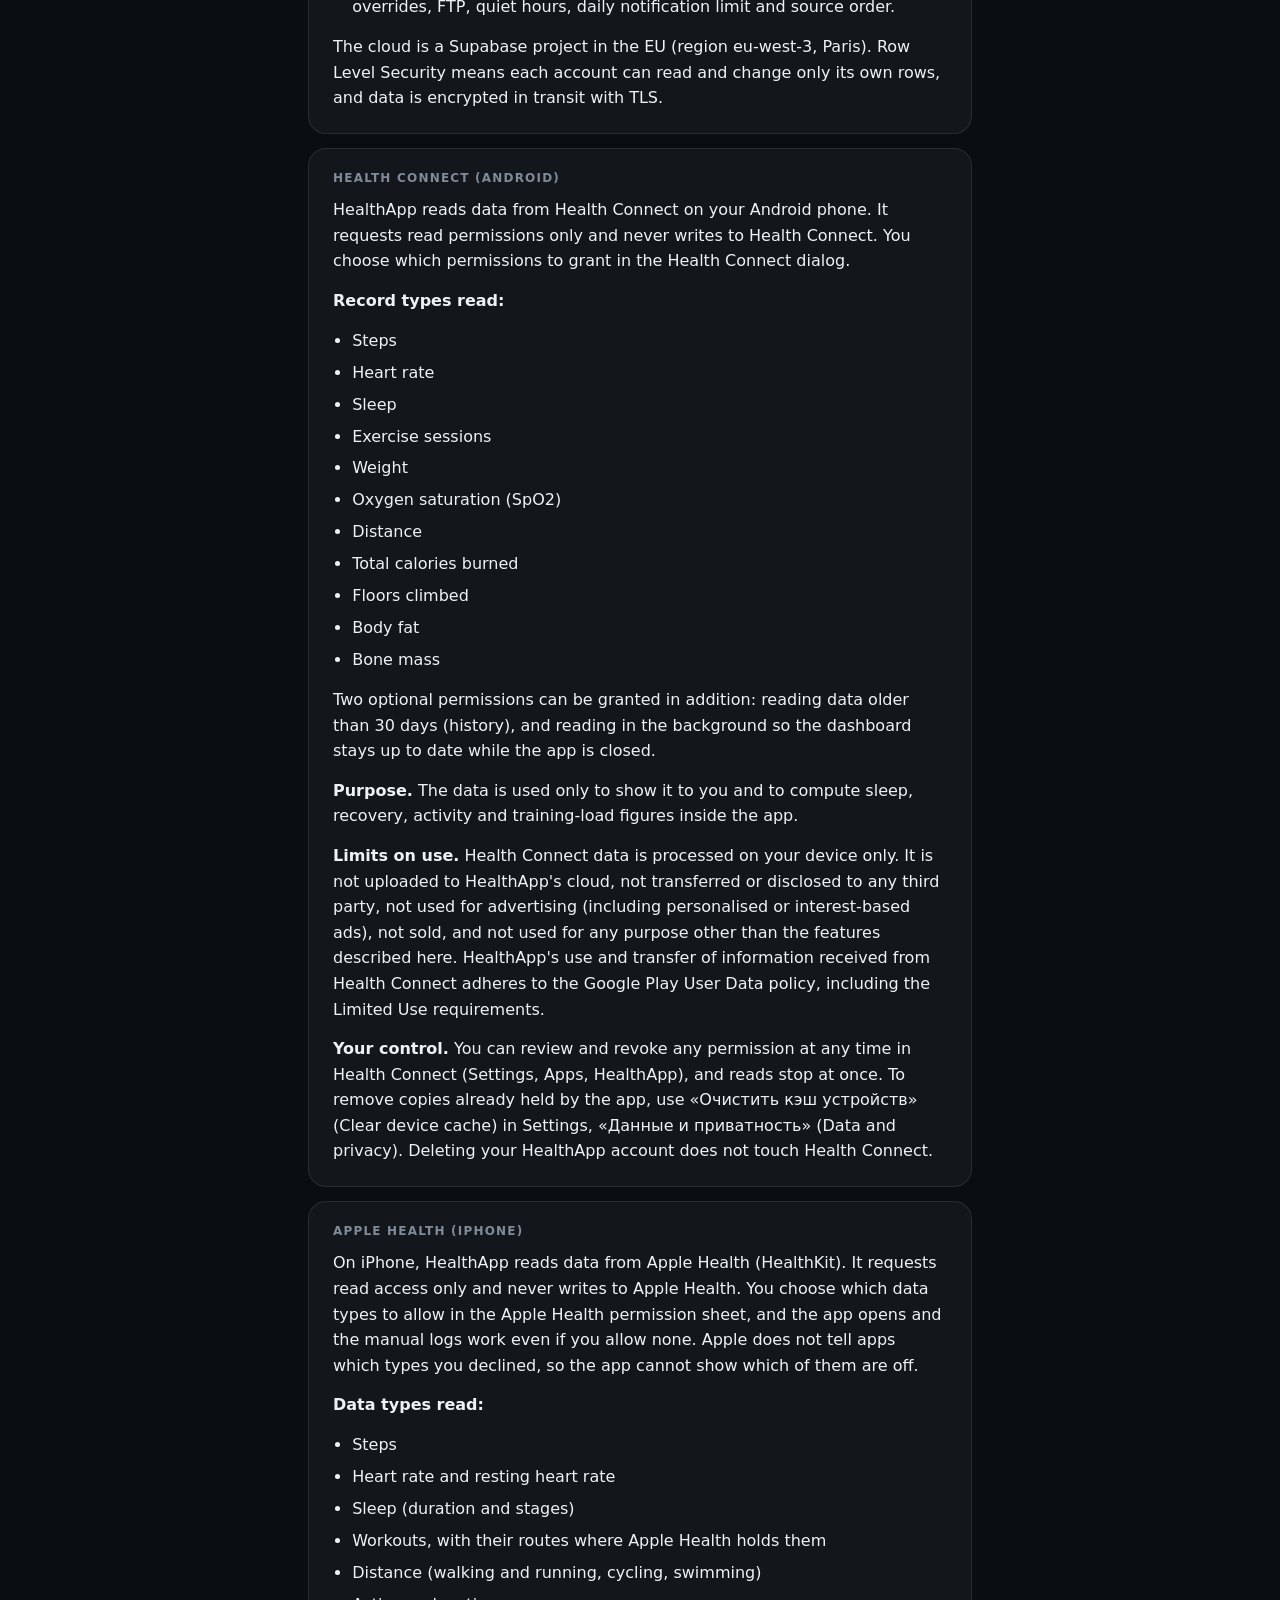
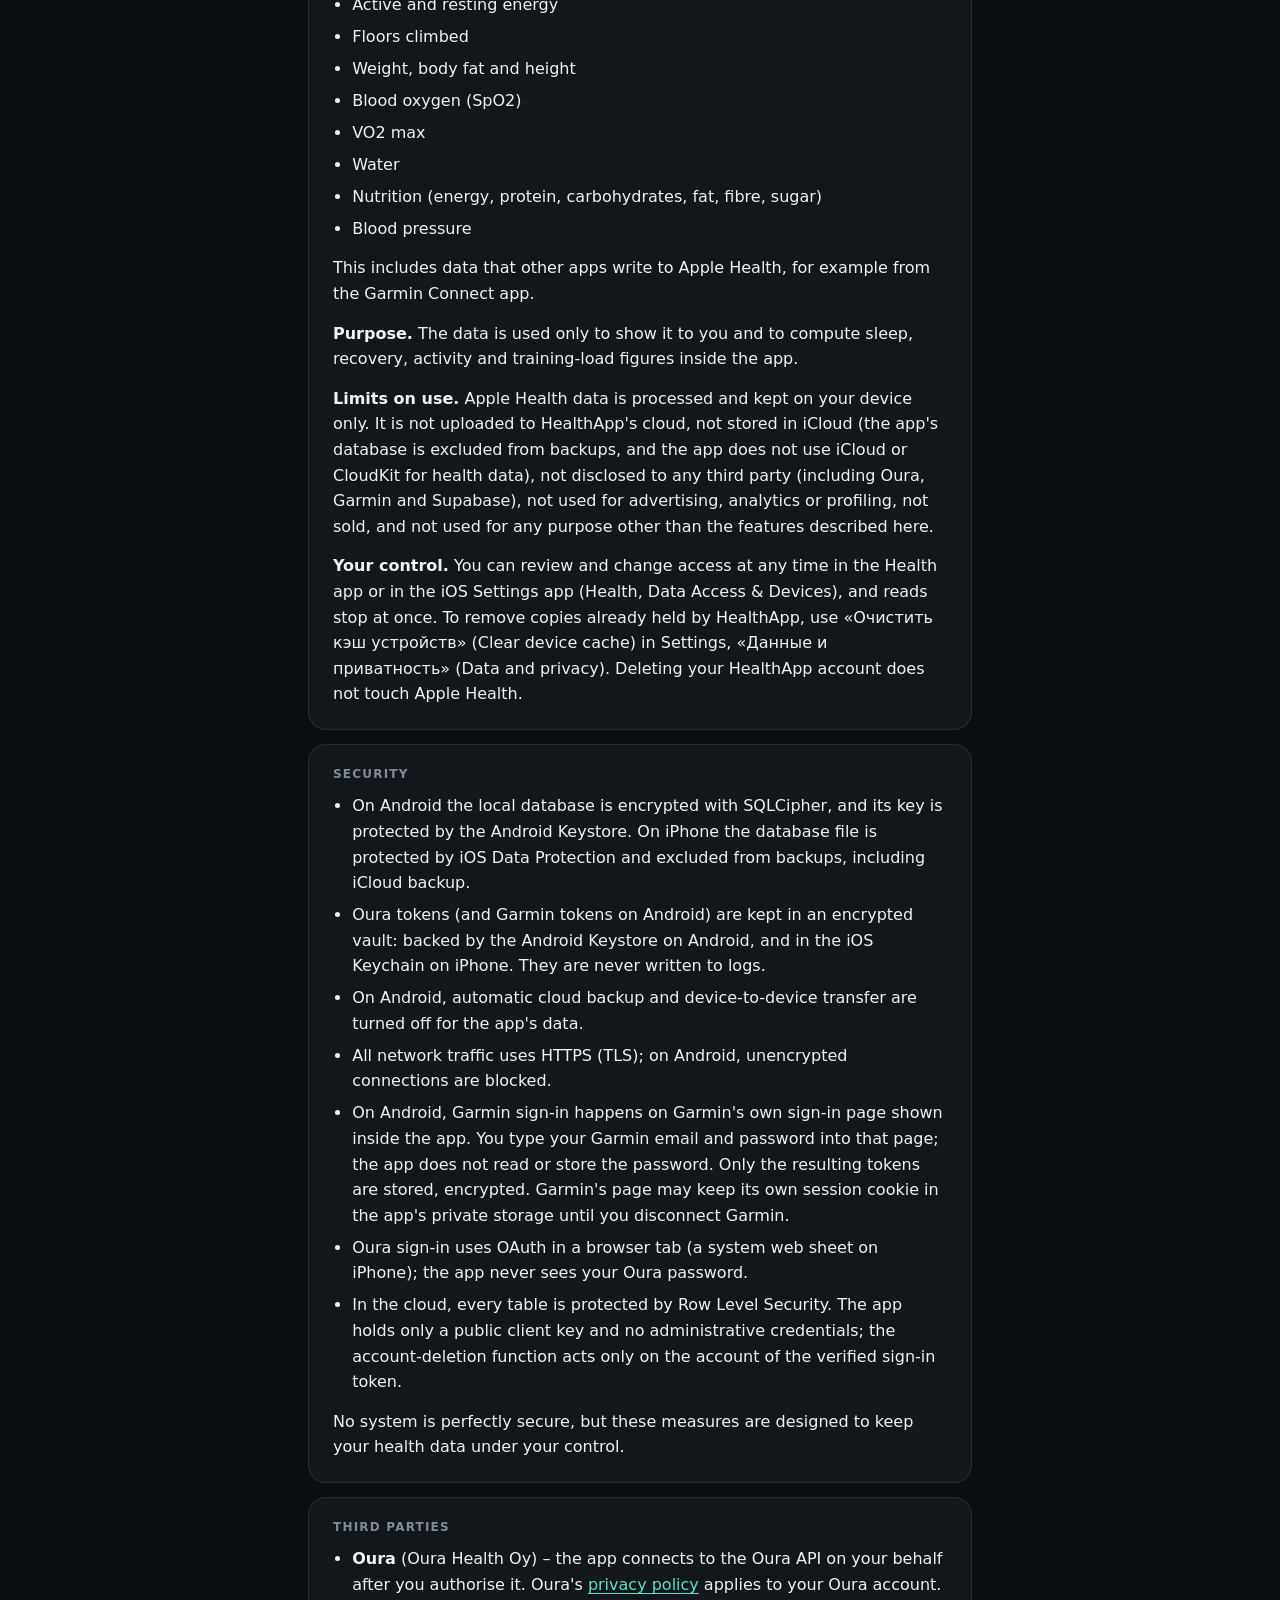
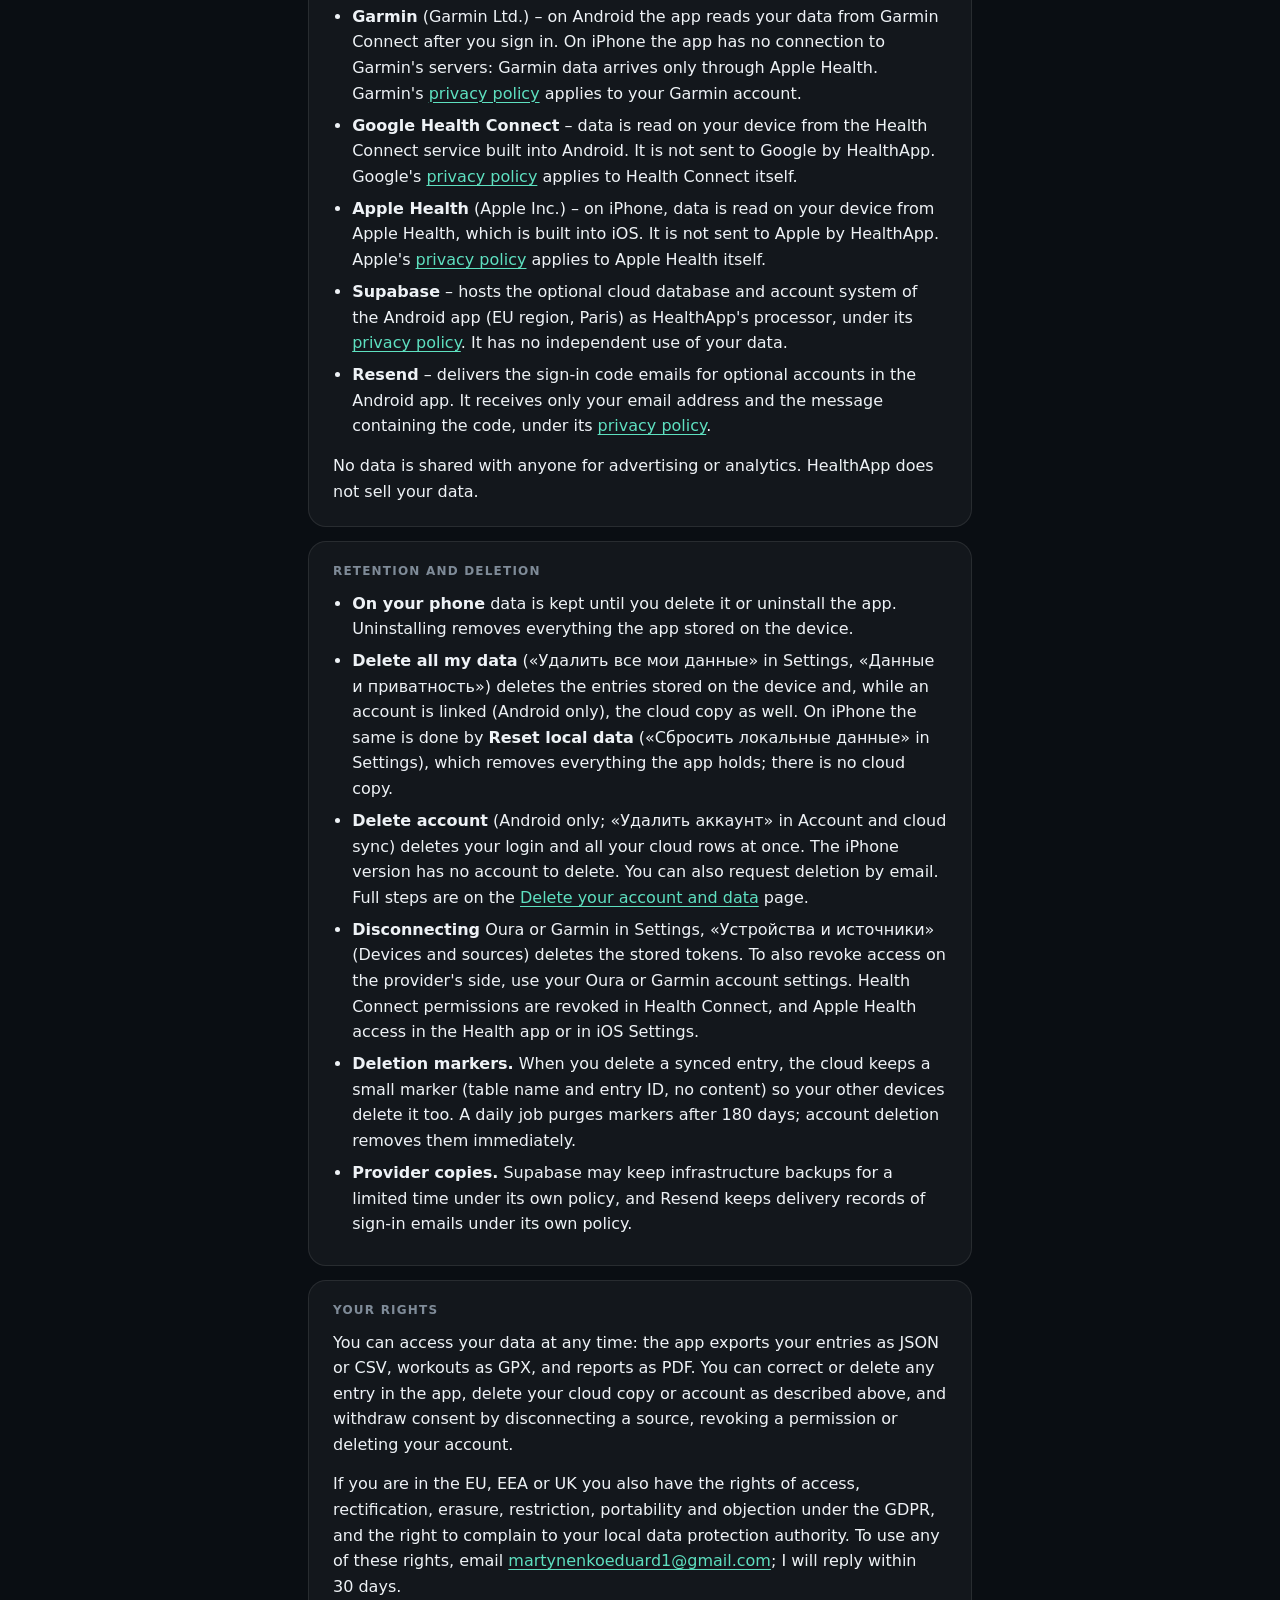
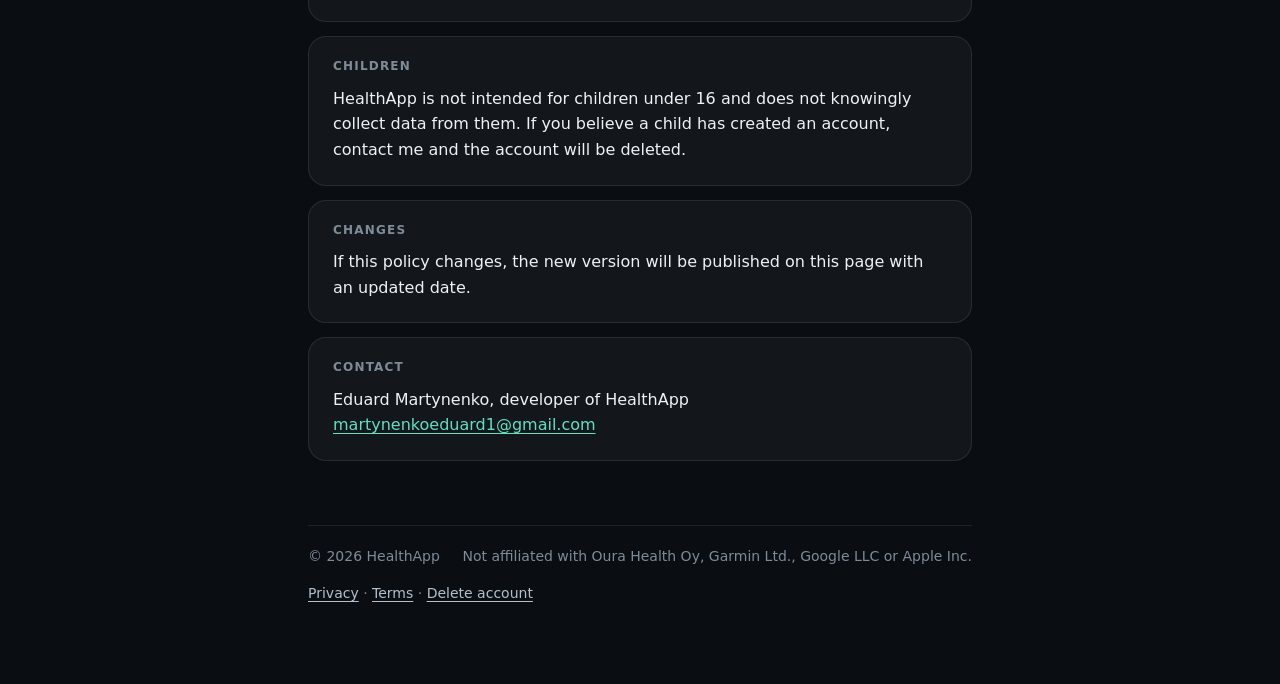
<file: privacy.html>
<!doctype html>
<html lang="en">
<head>
<meta charset="utf-8">
<meta name="viewport" content="width=device-width, initial-scale=1">
<meta name="theme-color" content="#070b10">
<title>Privacy Policy – HealthApp</title>
<meta name="description" content="How HealthApp handles your data on Android and iPhone: what stays on your phone, what is optionally synced, and how to delete it.">
<link rel="alternate" hreflang="en" href="privacy.html">
<link rel="alternate" hreflang="ru" href="privacy.ru.html">
<link rel="alternate" hreflang="uk" href="privacy.uk.html">
<link rel="stylesheet" href="style.css?v=7">
</head>
<body>
<div class="wrap">
<header>
  <a class="brand" href="index.html"><span class="logo"></span>HealthApp</a>
  <nav aria-label="Main">
    <a href="index.html">Home</a>
    <a href="privacy.html" aria-current="page">Privacy</a>
    <a href="terms.html">Terms</a>
    <a href="delete-account.html">Delete account</a>
  </nav>
  <div class="lang" role="group" aria-label="Language"><span lang="en" aria-current="true">EN</span><a href="privacy.ru.html" lang="ru" hreflang="ru" title="Русская версия">RU</a><a href="privacy.uk.html" lang="uk" hreflang="uk" title="Українська версія">UK</a></div>
</header>
<main>
<div class="page-head"><h1>Privacy Policy</h1>
<p class="muted">Last updated: 9 November 2026</p></div>

<div class="card"><h2>Summary</h2>
<p>HealthApp is an app for Android and iPhone by Eduard Martynenko (sole developer, the data controller) that shows data from your Oura Ring, your Garmin watch, Health Connect (Android) and Apple Health (iPhone) in one recovery dashboard.</p>
<ul>
<li><strong>Device data stays on your phone.</strong> Data from Oura, Garmin, Health Connect and Apple Health, and every score the app computes from it (recovery, Body Battery, stress and so on), is never uploaded to HealthApp or to any other server.</li>
<li><strong>Apple Health is read-only.</strong> On iPhone, HealthApp only reads from Apple Health and never writes to it. Apple Health data is not sent to the cloud, not stored in iCloud, not shared with third parties and not used for advertising.</li>
<li><strong>Cloud sync is optional, narrow and Android only for now.</strong> Only if you create an account in the Android app, the entries you type yourself (listed below) are backed up to your private cloud account. The iPhone version has no account and no cloud sync: nothing leaves the device except the Oura sign-in through Oura's own OAuth.</li>
<li><strong>No advertising, no analytics, no crash-reporting services, no sale of data.</strong></li>
</ul></div>

<div class="card"><h2>Account and cloud sync: Android only for now</h2>
<p>The optional account and the optional cloud sync described below exist <strong>only in the Android app for now</strong>. The iPhone version has <strong>no account, no sign-in, no sign-up, no cloud sync and no cloud backup</strong>. On iPhone, everything stays on the device: Apple Health data, Oura data, every calculated score and every entry you type. Nothing leaves the phone except the Oura sign-in, which uses Oura's own OAuth, so the app never sees your Oura password. Wherever this page mentions an account, a cloud copy, Supabase or Resend, it describes the Android app.</p></div>

<div class="card"><h2>Data the app processes</h2>
<p><strong>Device and service data.</strong> Read-only, from the services you connect, and kept in the app's local database on your phone:</p>
<ul>
<li><strong>Oura</strong> – sleep, readiness, activity, heart rate and heart rate variability, SpO2, stress, resilience, workouts, sessions, tags, ring battery and basic profile details (age, height, weight, sex), read through the official Oura API after you sign in to your Oura account.</li>
<li><strong>Garmin</strong> – on Android: daily summaries (steps, floors, calories, distance), heart rate, training status and load, VO2 max, activities with their routes, hydration, weight and device status, read from Garmin Connect after you sign in to your Garmin account. On iPhone there is no Garmin sign-in: Garmin data reaches HealthApp only if the Garmin Connect app writes it to Apple Health, and it is then handled as Apple Health data.</li>
<li><strong>Health Connect</strong> (Android) – the record types listed in the Health Connect section below.</li>
<li><strong>Apple Health</strong> (iPhone) – the data types listed in the Apple Health section below.</li>
</ul>
<p><strong>Records you enter yourself.</strong> Weight and body composition, blood pressure, water, food diary, mood check-ins and symptoms, tags, breathing and meditation sessions, medication and supplement intakes, manual workouts, goals, event goals, gear, notification rules, and your profile and settings.</p>
<p><strong>Computed data.</strong> Scores, trends, streaks and records that the app calculates on your phone from the data above. They are derived on the device and are never uploaded.</p>
<p><strong>Account data (optional, Android only for now).</strong> If you create an account in the Android app: your email address and the sign-in session. There is no password; you sign in with a one-time code sent to your email.</p>
<p>The app has no location permission, does not read your contacts and does not use advertising identifiers.</p></div>

<div class="card"><h2>Where data is stored and what leaves the device</h2>
<p>On your phone, data is kept in a local database. On Android it is encrypted with SQLCipher; on iPhone the database file is protected by iOS Data Protection and excluded from backups, including iCloud backup. Without an account, the only network traffic is between the app and the services you connect (Oura, and Garmin on Android). The iPhone version has no account, so this is always the case there.</p>
<p><strong>Never leaves your device:</strong></p>
<ul>
<li>All data from Oura, Garmin, Health Connect and Apple Health.</li>
<li>All computed data: scores, Body Battery, stress, training load, trends, streaks and records.</li>
<li>Your Oura and Garmin sign-in tokens.</li>
<li>Your Today screen layout, dashboards, the assignment of gear to workouts, rest mode and the jet-lag trip planner.</li>
</ul>
<p><strong>Synced to the cloud only if you create an account (Android app only for now).</strong> These entries, and nothing else, are copied to your private cloud account so they are backed up and available on a second phone:</p>
<ul>
<li>Weight and body-composition measurements you enter.</li>
<li>Blood pressure entries (with pulse, arm, posture and notes).</li>
<li>Water and drink entries.</li>
<li>Food diary entries and your saved foods.</li>
<li>Mood check-ins (mood, energy, stress, notes) and symptoms (name, severity, temperature, notes).</li>
<li>Tag entries and your custom tag types.</li>
<li>Breathing and meditation sessions you run in the app (pattern, planned and actual duration, cycles, average breathing rate, mood before and after). These sessions contain no heart-rate values.</li>
<li>Medication and supplement entries (name, dose, side effects, notes). This is health information; it is synced only if you create an account and log such entries.</li>
<li>Manual workouts you add yourself (type, time, duration, distance, and the average heart rate and effort rating you typed in). Workouts that come from Oura, Garmin, Health Connect or Apple Health are not synced, and GPS routes are never synced.</li>
<li>Goals, event goals (events and races you train for: name, date, sport, distance, target time and notes), gear (shoes, bikes) and notification rules.</li>
<li>Settings and profile fields: units, birth date, sex, height, heart-rate overrides, FTP, quiet hours, daily notification limit and source order.</li>
</ul>
<p>The cloud is a Supabase project in the EU (region eu-west-3, Paris). Row Level Security means each account can read and change only its own rows, and data is encrypted in transit with TLS.</p></div>

<div class="card"><h2>Health Connect (Android)</h2>
<p>HealthApp reads data from Health Connect on your Android phone. It requests read permissions only and never writes to Health Connect. You choose which permissions to grant in the Health Connect dialog.</p>
<p><strong>Record types read:</strong></p>
<ul>
<li>Steps</li>
<li>Heart rate</li>
<li>Sleep</li>
<li>Exercise sessions</li>
<li>Weight</li>
<li>Oxygen saturation (SpO2)</li>
<li>Distance</li>
<li>Total calories burned</li>
<li>Floors climbed</li>
<li>Body fat</li>
<li>Bone mass</li>
</ul>
<p>Two optional permissions can be granted in addition: reading data older than 30 days (history), and reading in the background so the dashboard stays up to date while the app is closed.</p>
<p><strong>Purpose.</strong> The data is used only to show it to you and to compute sleep, recovery, activity and training-load figures inside the app.</p>
<p><strong>Limits on use.</strong> Health Connect data is processed on your device only. It is not uploaded to HealthApp's cloud, not transferred or disclosed to any third party, not used for advertising (including personalised or interest-based ads), not sold, and not used for any purpose other than the features described here. HealthApp's use and transfer of information received from Health Connect adheres to the Google Play User Data policy, including the Limited Use requirements.</p>
<p><strong>Your control.</strong> You can review and revoke any permission at any time in Health Connect (Settings, Apps, HealthApp), and reads stop at once. To remove copies already held by the app, use <span lang="ru">«Очистить кэш устройств»</span> (Clear device cache) in Settings, <span lang="ru">«Данные и приватность»</span> (Data and privacy). Deleting your HealthApp account does not touch Health Connect.</p></div>

<div class="card"><h2>Apple Health (iPhone)</h2>
<p>On iPhone, HealthApp reads data from Apple Health (HealthKit). It requests read access only and never writes to Apple Health. You choose which data types to allow in the Apple Health permission sheet, and the app opens and the manual logs work even if you allow none. Apple does not tell apps which types you declined, so the app cannot show which of them are off.</p>
<p><strong>Data types read:</strong></p>
<ul>
<li>Steps</li>
<li>Heart rate and resting heart rate</li>
<li>Sleep (duration and stages)</li>
<li>Workouts, with their routes where Apple Health holds them</li>
<li>Distance (walking and running, cycling, swimming)</li>
<li>Active and resting energy</li>
<li>Floors climbed</li>
<li>Weight, body fat and height</li>
<li>Blood oxygen (SpO2)</li>
<li>VO2 max</li>
<li>Water</li>
<li>Nutrition (energy, protein, carbohydrates, fat, fibre, sugar)</li>
<li>Blood pressure</li>
</ul>
<p>This includes data that other apps write to Apple Health, for example from the Garmin Connect app.</p>
<p><strong>Purpose.</strong> The data is used only to show it to you and to compute sleep, recovery, activity and training-load figures inside the app.</p>
<p><strong>Limits on use.</strong> Apple Health data is processed and kept on your device only. It is not uploaded to HealthApp's cloud, not stored in iCloud (the app's database is excluded from backups, and the app does not use iCloud or CloudKit for health data), not disclosed to any third party (including Oura, Garmin and Supabase), not used for advertising, analytics or profiling, not sold, and not used for any purpose other than the features described here.</p>
<p><strong>Your control.</strong> You can review and change access at any time in the Health app or in the iOS Settings app (Health, Data Access &amp; Devices), and reads stop at once. To remove copies already held by HealthApp, use <span lang="ru">«Очистить кэш устройств»</span> (Clear device cache) in Settings, <span lang="ru">«Данные и приватность»</span> (Data and privacy). Deleting your HealthApp account does not touch Apple Health.</p></div>

<div class="card"><h2>Security</h2>
<ul>
<li>On Android the local database is encrypted with SQLCipher, and its key is protected by the Android Keystore. On iPhone the database file is protected by iOS Data Protection and excluded from backups, including iCloud backup.</li>
<li>Oura tokens (and Garmin tokens on Android) are kept in an encrypted vault: backed by the Android Keystore on Android, and in the iOS Keychain on iPhone. They are never written to logs.</li>
<li>On Android, automatic cloud backup and device-to-device transfer are turned off for the app's data.</li>
<li>All network traffic uses HTTPS (TLS); on Android, unencrypted connections are blocked.</li>
<li>On Android, Garmin sign-in happens on Garmin's own sign-in page shown inside the app. You type your Garmin email and password into that page; the app does not read or store the password. Only the resulting tokens are stored, encrypted. Garmin's page may keep its own session cookie in the app's private storage until you disconnect Garmin.</li>
<li>Oura sign-in uses OAuth in a browser tab (a system web sheet on iPhone); the app never sees your Oura password.</li>
<li>In the cloud, every table is protected by Row Level Security. The app holds only a public client key and no administrative credentials; the account-deletion function acts only on the account of the verified sign-in token.</li>
</ul>
<p>No system is perfectly secure, but these measures are designed to keep your health data under your control.</p></div>

<div class="card"><h2>Third parties</h2>
<ul>
<li><strong>Oura</strong> (Oura Health Oy) – the app connects to the Oura API on your behalf after you authorise it. Oura's <a href="https://ouraring.com/privacy-policy">privacy policy</a> applies to your Oura account.</li>
<li><strong>Garmin</strong> (Garmin Ltd.) – on Android the app reads your data from Garmin Connect after you sign in. On iPhone the app has no connection to Garmin's servers: Garmin data arrives only through Apple Health. Garmin's <a href="https://www.garmin.com/en-US/privacy/global/">privacy policy</a> applies to your Garmin account.</li>
<li><strong>Google Health Connect</strong> – data is read on your device from the Health Connect service built into Android. It is not sent to Google by HealthApp. Google's <a href="https://policies.google.com/privacy">privacy policy</a> applies to Health Connect itself.</li>
<li><strong>Apple Health</strong> (Apple Inc.) – on iPhone, data is read on your device from Apple Health, which is built into iOS. It is not sent to Apple by HealthApp. Apple's <a href="https://www.apple.com/legal/privacy/">privacy policy</a> applies to Apple Health itself.</li>
<li><strong>Supabase</strong> – hosts the optional cloud database and account system of the Android app (EU region, Paris) as HealthApp's processor, under its <a href="https://supabase.com/privacy">privacy policy</a>. It has no independent use of your data.</li>
<li><strong>Resend</strong> – delivers the sign-in code emails for optional accounts in the Android app. It receives only your email address and the message containing the code, under its <a href="https://resend.com/legal/privacy-policy">privacy policy</a>.</li>
</ul>
<p>No data is shared with anyone for advertising or analytics. HealthApp does not sell your data.</p></div>

<div class="card"><h2>Retention and deletion</h2>
<ul>
<li><strong>On your phone</strong> data is kept until you delete it or uninstall the app. Uninstalling removes everything the app stored on the device.</li>
<li><strong>Delete all my data</strong> (<span lang="ru">«Удалить все мои данные»</span> in Settings, <span lang="ru">«Данные и приватность»</span>) deletes the entries stored on the device and, while an account is linked (Android only), the cloud copy as well. On iPhone the same is done by <strong>Reset local data</strong> (<span lang="ru">«Сбросить локальные данные»</span> in Settings), which removes everything the app holds; there is no cloud copy.</li>
<li><strong>Delete account</strong> (Android only; <span lang="ru">«Удалить аккаунт»</span> in Account and cloud sync) deletes your login and all your cloud rows at once. The iPhone version has no account to delete. You can also request deletion by email. Full steps are on the <a href="delete-account.html">Delete your account and data</a> page.</li>
<li><strong>Disconnecting</strong> Oura or Garmin in Settings, <span lang="ru">«Устройства и источники»</span> (Devices and sources) deletes the stored tokens. To also revoke access on the provider's side, use your Oura or Garmin account settings. Health Connect permissions are revoked in Health Connect, and Apple Health access in the Health app or in iOS Settings.</li>
<li><strong>Deletion markers.</strong> When you delete a synced entry, the cloud keeps a small marker (table name and entry ID, no content) so your other devices delete it too. A daily job purges markers after 180&nbsp;days; account deletion removes them immediately.</li>
<li><strong>Provider copies.</strong> Supabase may keep infrastructure backups for a limited time under its own policy, and Resend keeps delivery records of sign-in emails under its own policy.</li>
</ul></div>

<div class="card"><h2>Your rights</h2>
<p>You can access your data at any time: the app exports your entries as JSON or CSV, workouts as GPX, and reports as PDF. You can correct or delete any entry in the app, delete your cloud copy or account as described above, and withdraw consent by disconnecting a source, revoking a permission or deleting your account.</p>
<p>If you are in the EU, EEA or UK you also have the rights of access, rectification, erasure, restriction, portability and objection under the GDPR, and the right to complain to your local data protection authority. To use any of these rights, email <a href="mailto:martynenkoeduard1@gmail.com">martynenkoeduard1@gmail.com</a>; I will reply within 30&nbsp;days.</p></div>

<div class="card"><h2>Children</h2>
<p>HealthApp is not intended for children under 16 and does not knowingly collect data from them. If you believe a child has created an account, contact me and the account will be deleted.</p></div>

<div class="card"><h2>Changes</h2>
<p>If this policy changes, the new version will be published on this page with an updated date.</p></div>

<div class="card"><h2>Contact</h2>
<p>Eduard Martynenko, developer of HealthApp<br><a href="mailto:martynenkoeduard1@gmail.com">martynenkoeduard1@gmail.com</a></p></div>
</main>
<footer><span>© 2026 HealthApp</span><span>Not affiliated with Oura Health Oy, Garmin Ltd., Google LLC or Apple Inc.</span><p class="links"><a href="privacy.html">Privacy</a> · <a href="terms.html">Terms</a> · <a href="delete-account.html">Delete account</a></p></footer>
</div>
</body>
</html>
</file>
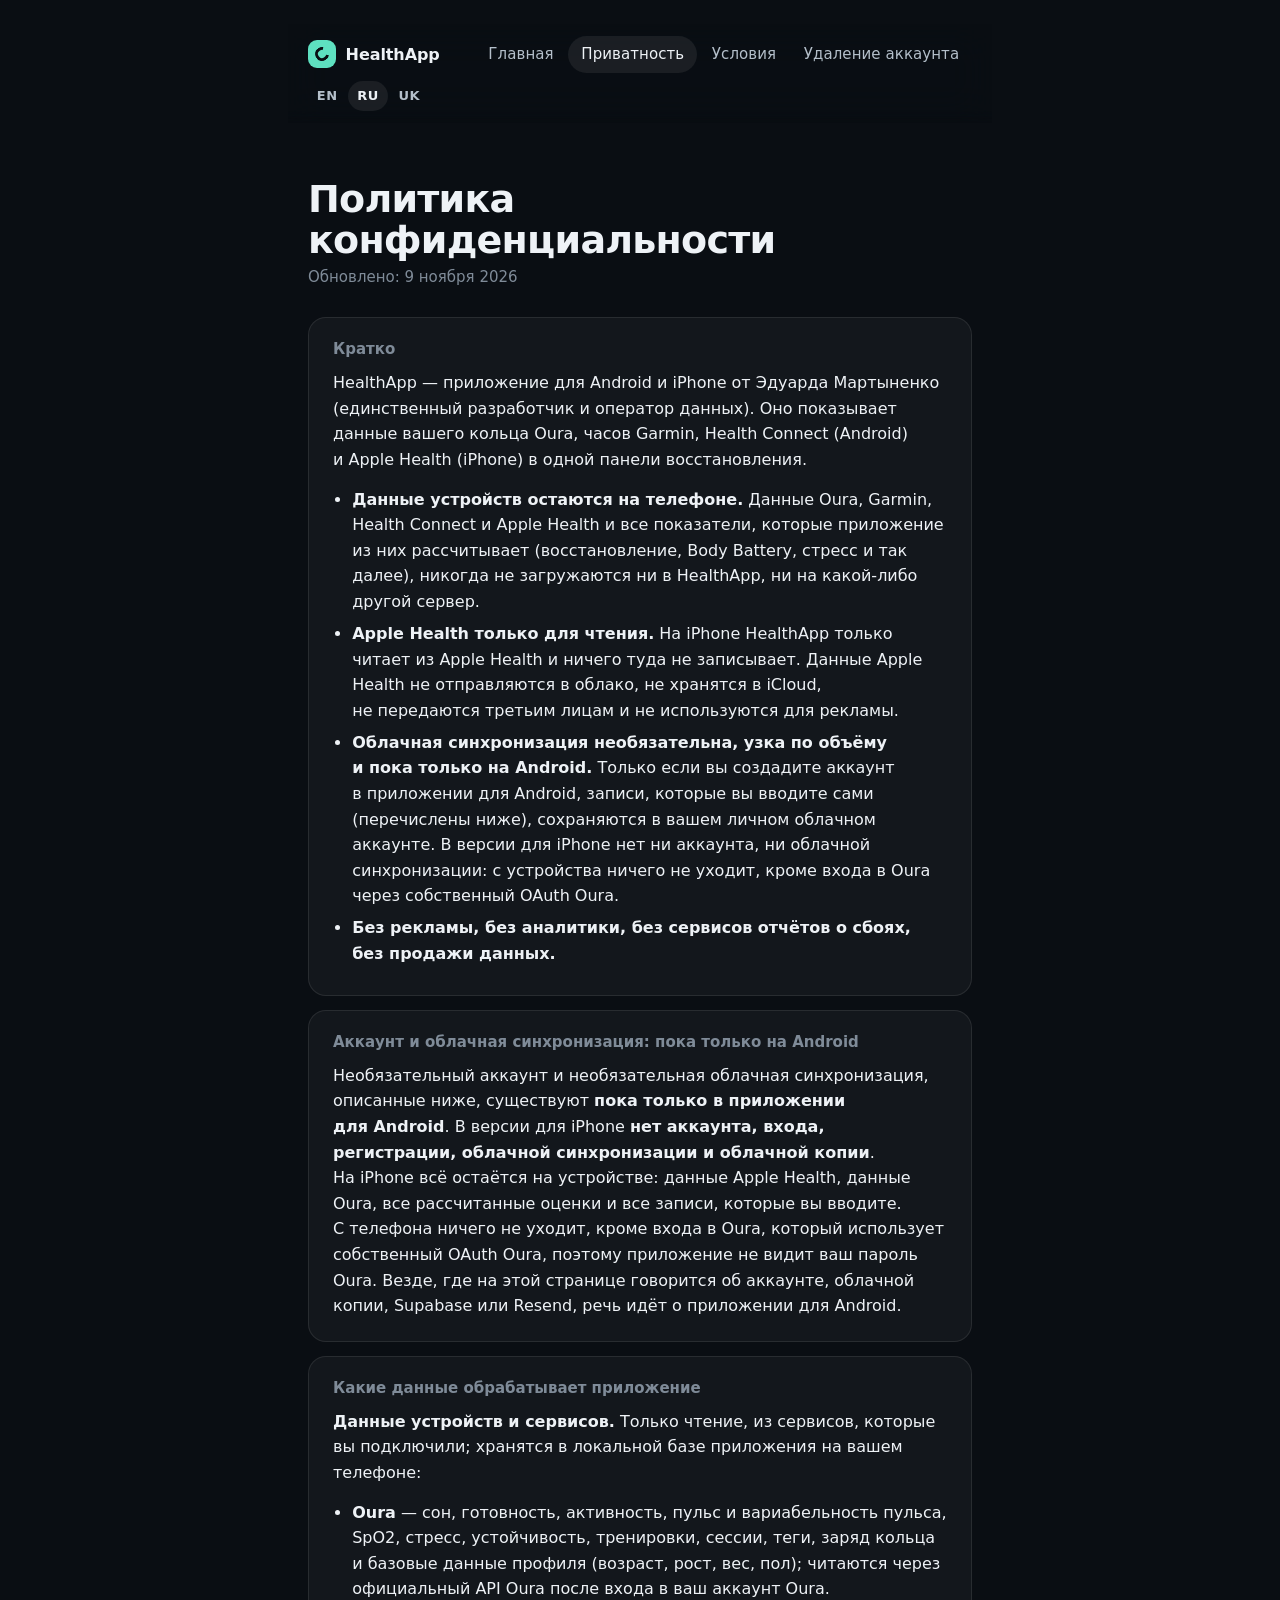
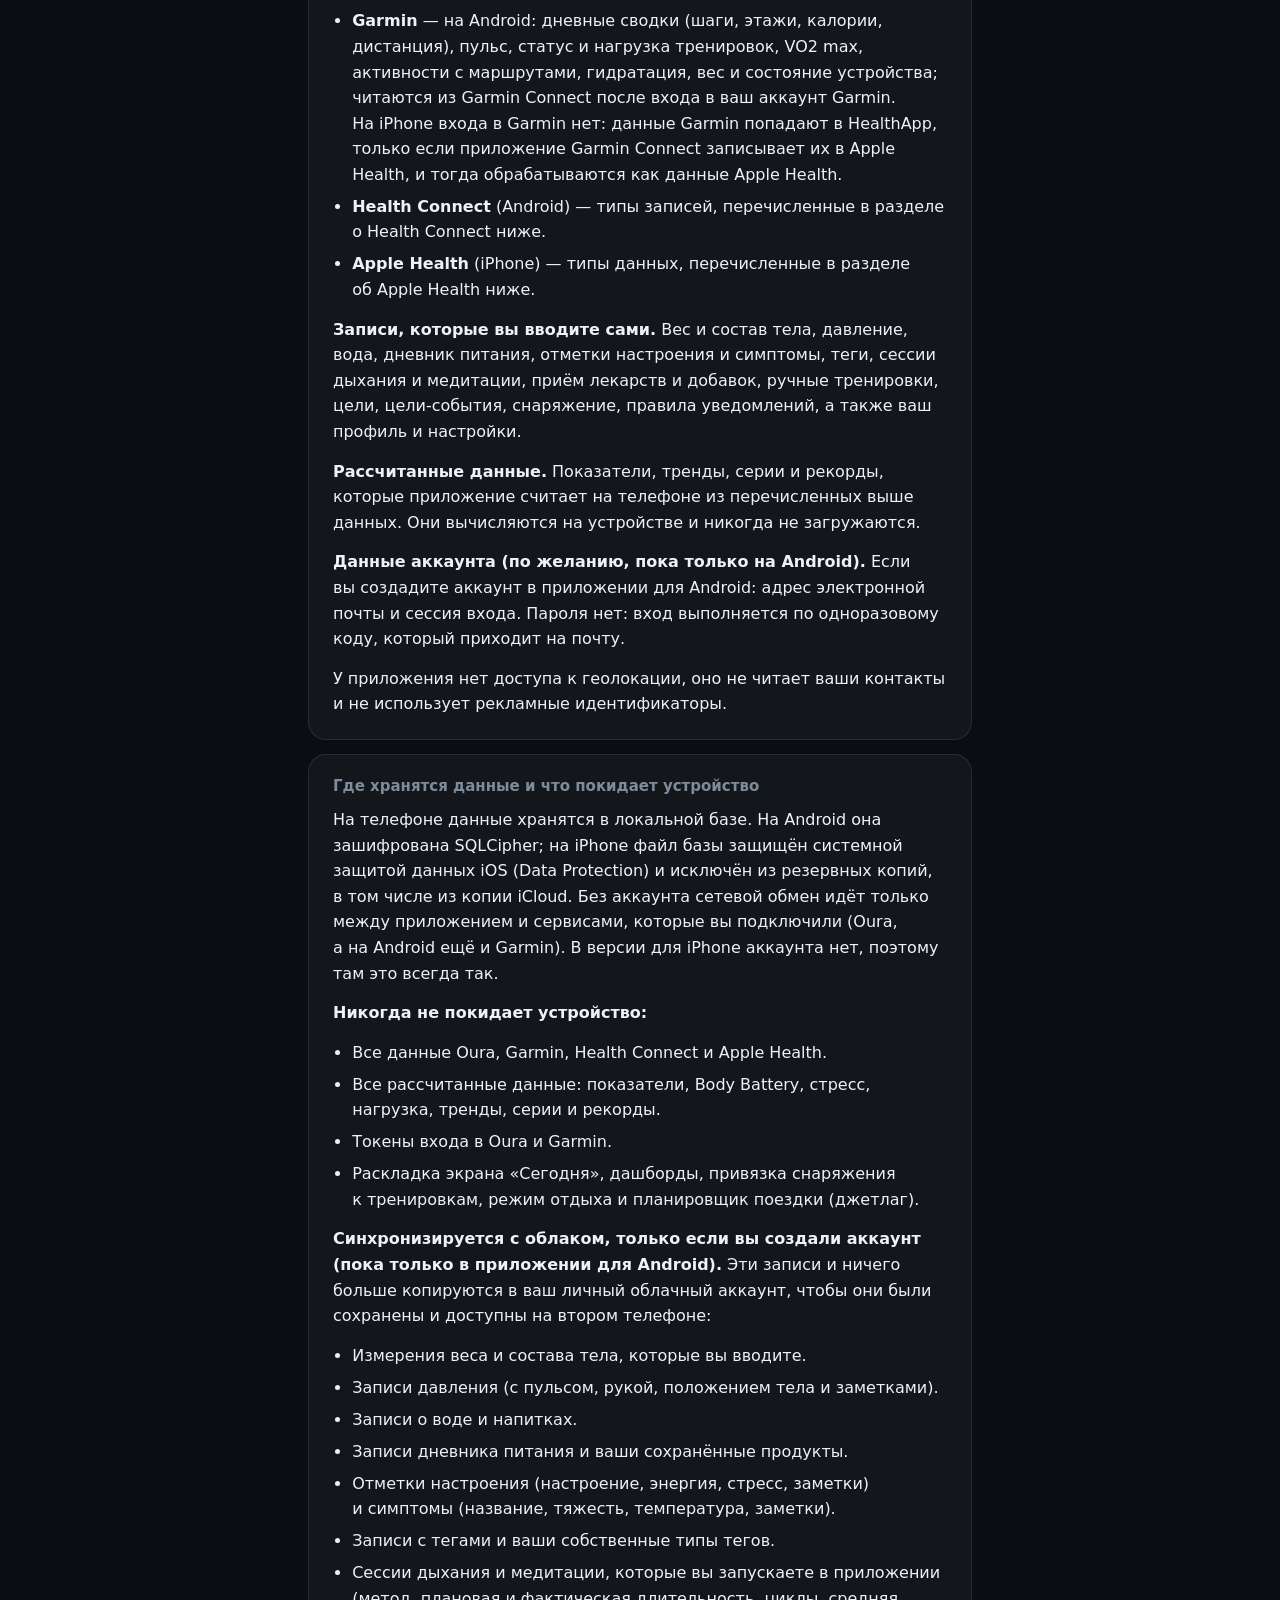
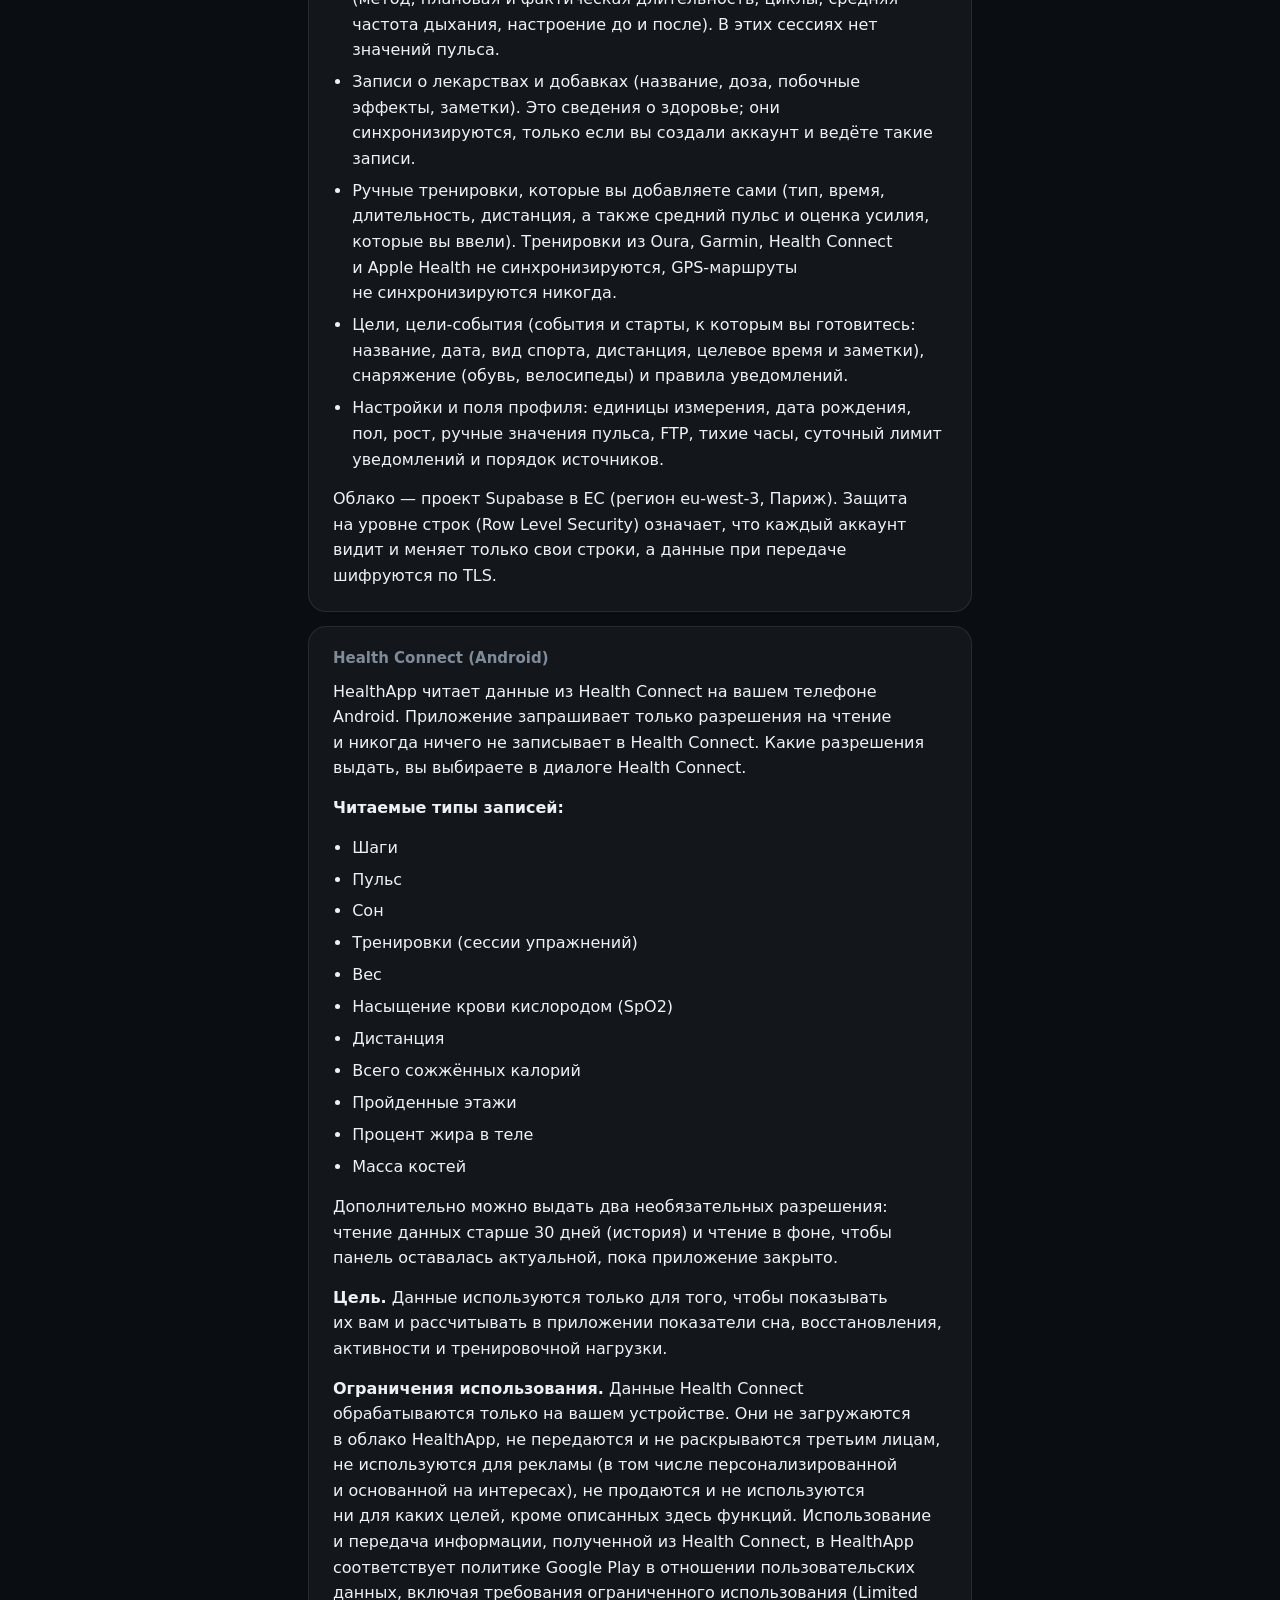
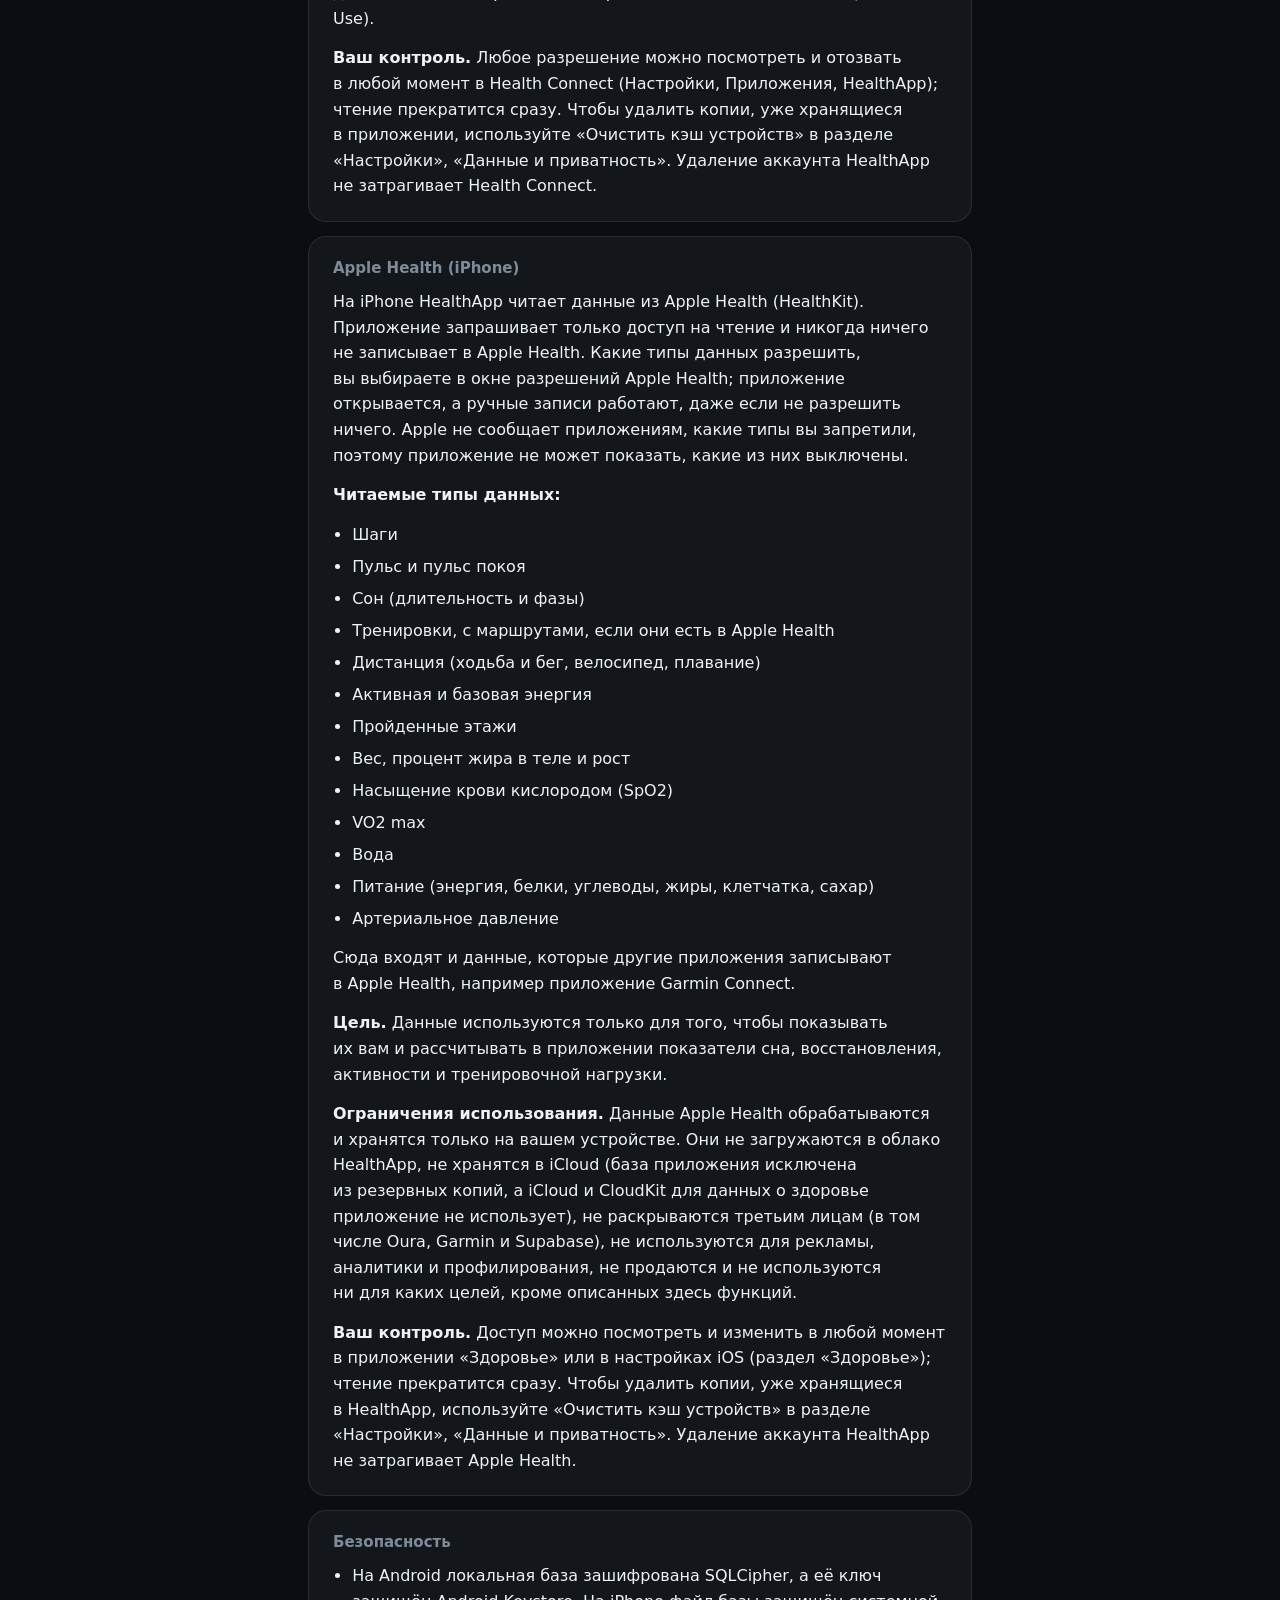
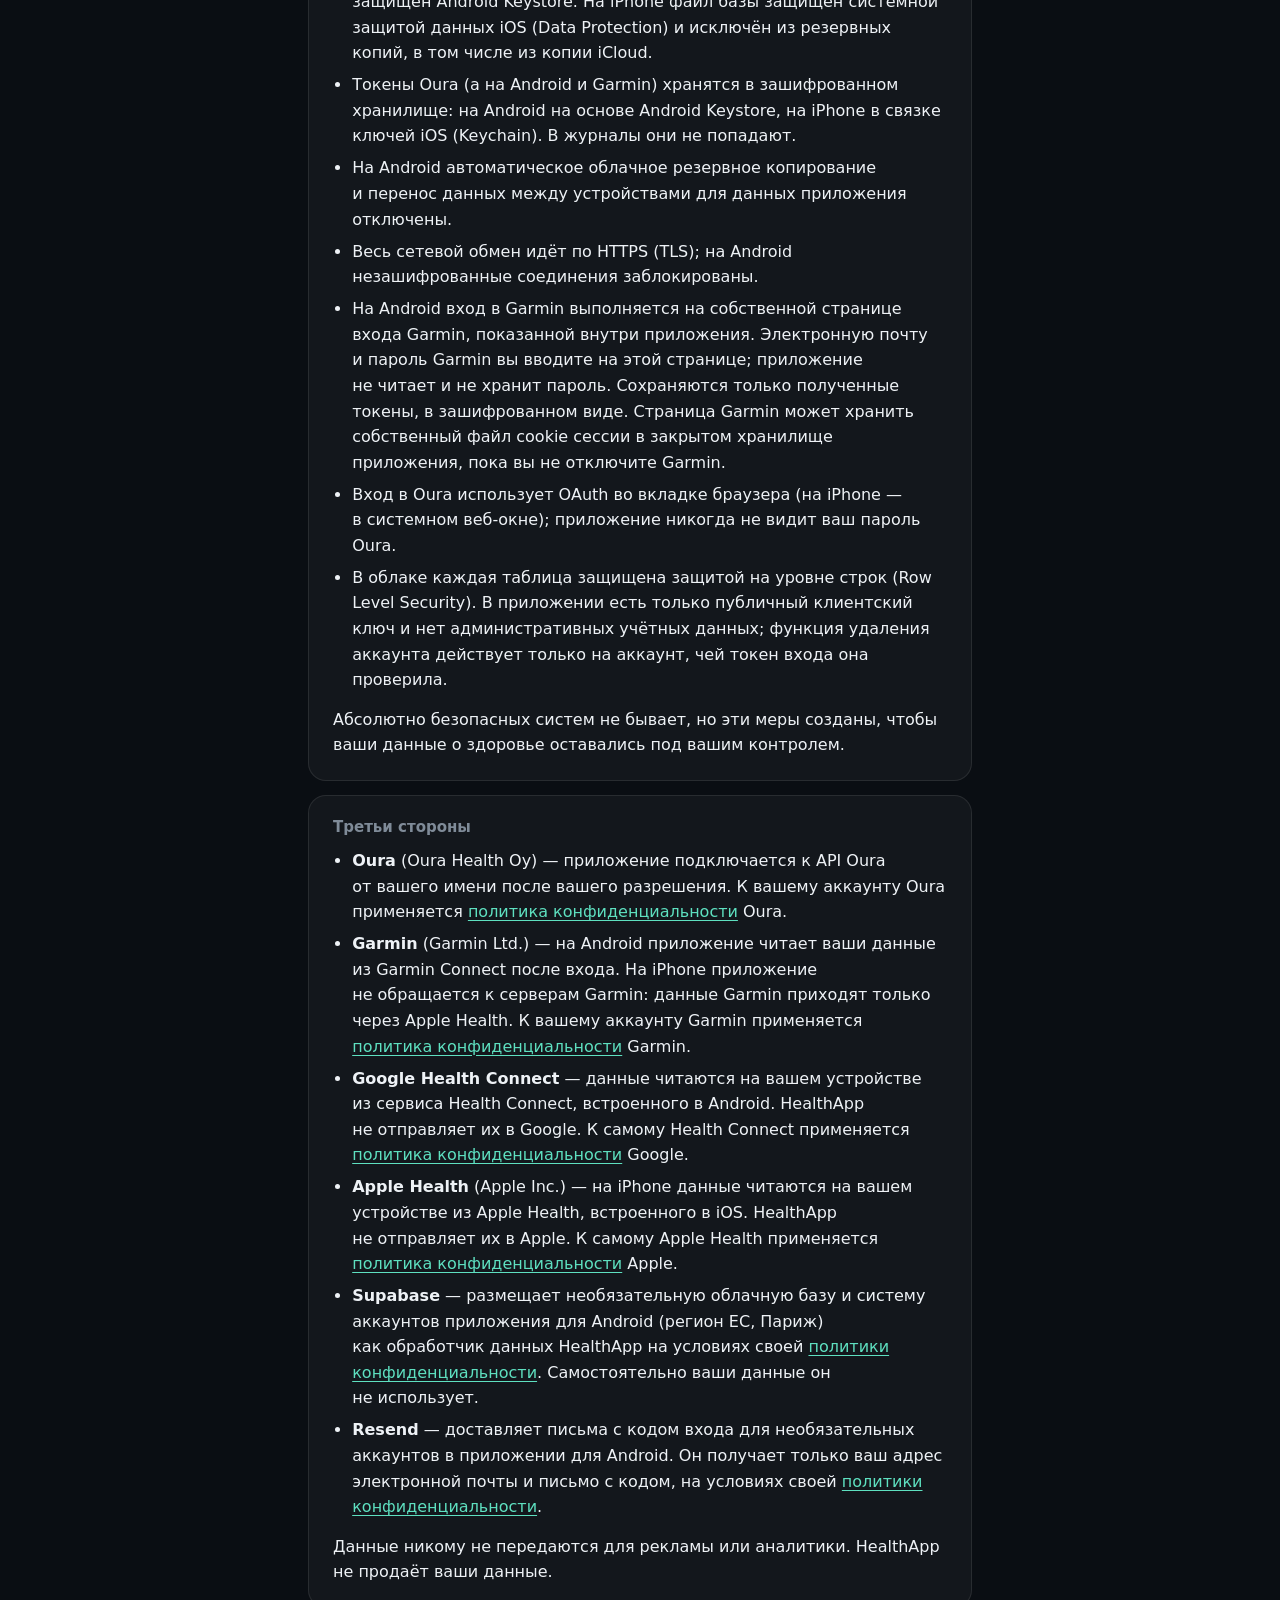
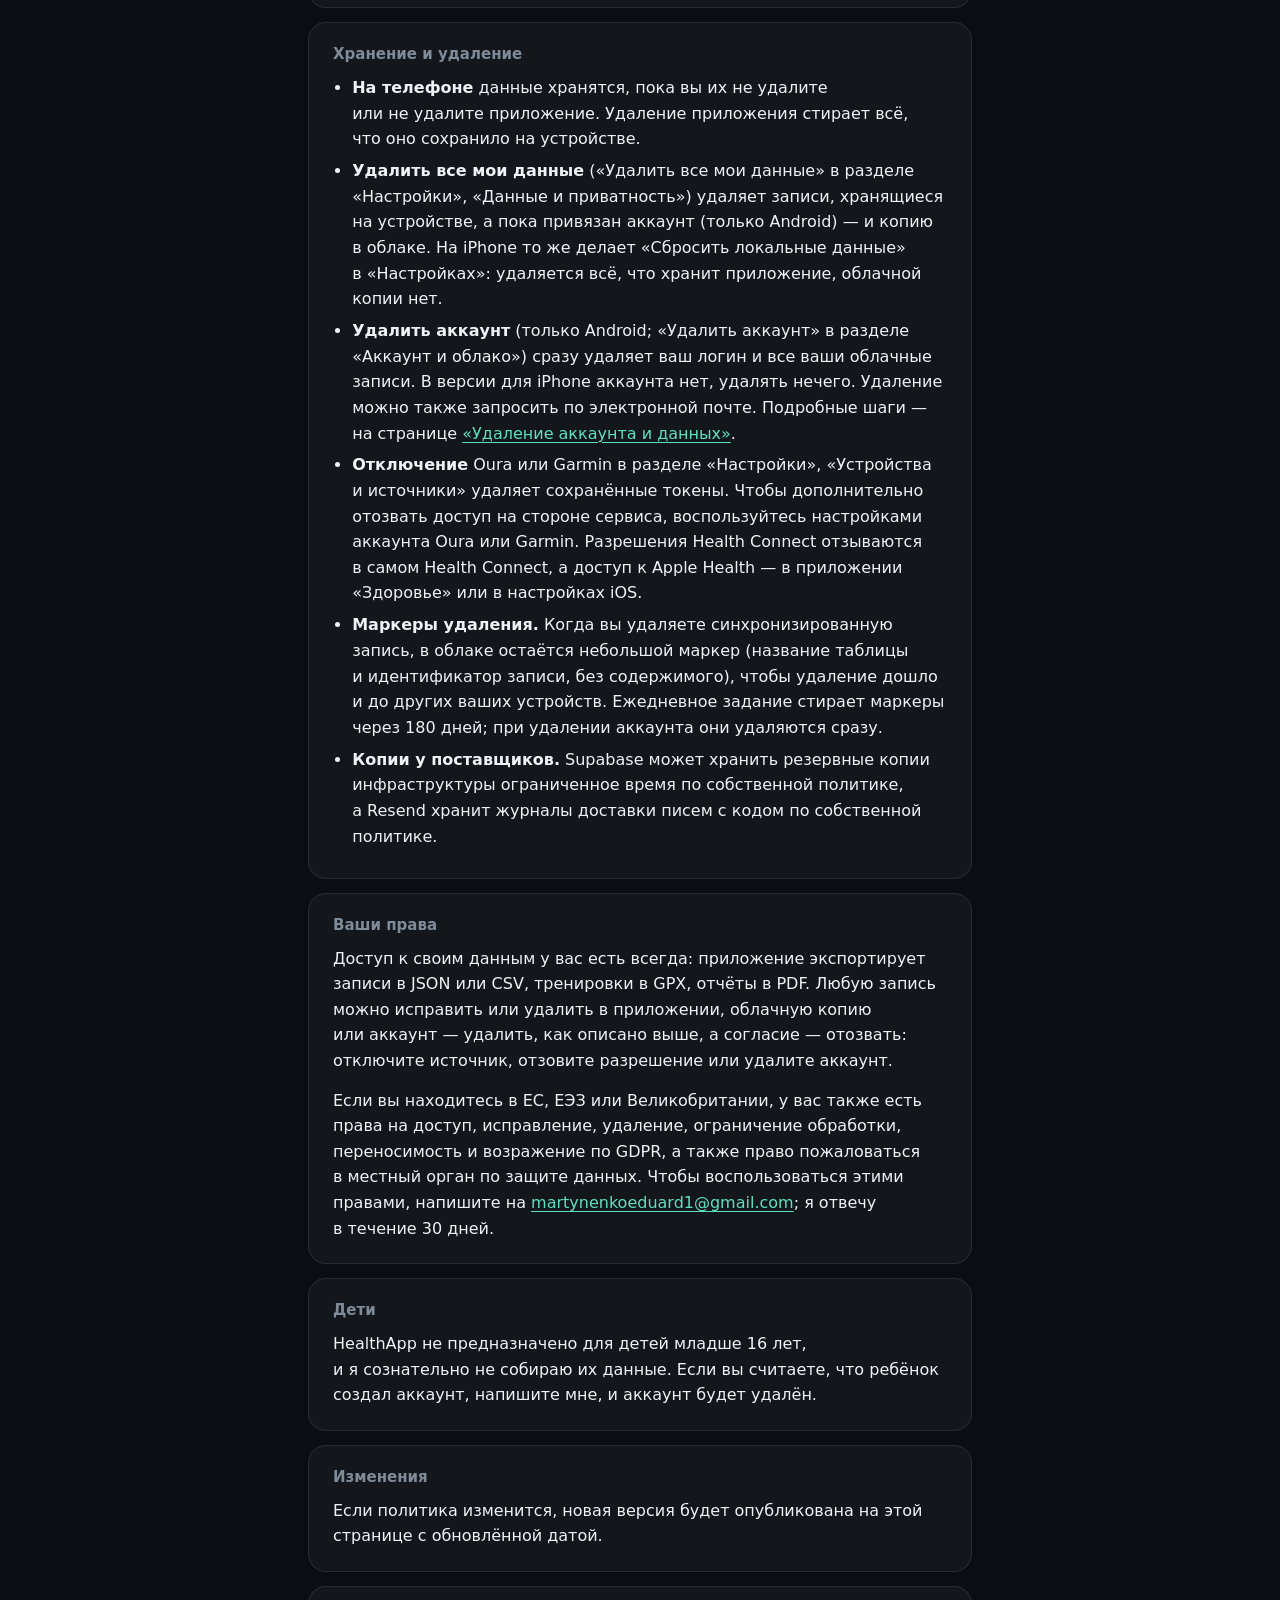
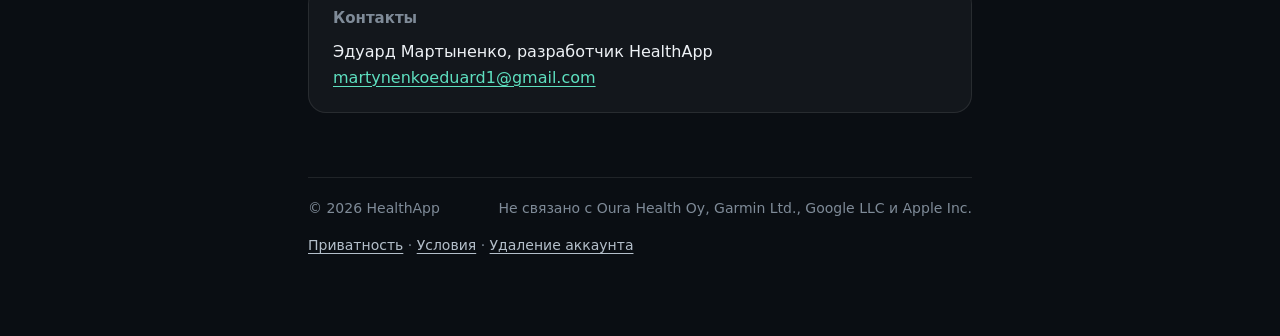
<file: privacy.ru.html>
<!doctype html>
<html lang="ru">
<head>
<meta charset="utf-8">
<meta name="viewport" content="width=device-width, initial-scale=1">
<meta name="theme-color" content="#070b10">
<title>Политика конфиденциальности – HealthApp</title>
<meta name="description" content="Как HealthApp обращается с вашими данными на Android и iPhone: что остаётся на телефоне, что синхронизируется по желанию и как всё удалить.">
<link rel="alternate" hreflang="en" href="privacy.html">
<link rel="alternate" hreflang="ru" href="privacy.ru.html">
<link rel="alternate" hreflang="uk" href="privacy.uk.html">
<link rel="stylesheet" href="style.css?v=7">
</head>
<body>
<div class="wrap">
<header>
  <a class="brand" href="index.ru.html"><span class="logo"></span>HealthApp</a>
  <nav aria-label="Основная навигация">
    <a href="index.ru.html">Главная</a>
    <a href="privacy.ru.html" aria-current="page">Приватность</a>
    <a href="terms.ru.html">Условия</a>
    <a href="delete-account.ru.html">Удаление аккаунта</a>
  </nav>
  <div class="lang" role="group" aria-label="Язык"><a href="privacy.html" lang="en" hreflang="en" title="English version">EN</a><span lang="ru" aria-current="true">RU</span><a href="privacy.uk.html" lang="uk" hreflang="uk" title="Українська версія">UK</a></div>
</header>
<main>
<div class="page-head"><h1>Политика конфиденциальности</h1>
<p class="muted">Обновлено: 9&nbsp;ноября 2026</p></div>

<div class="card"><h2>Кратко</h2>
<p>HealthApp&nbsp;— приложение для&nbsp;Android и&nbsp;iPhone от&nbsp;Эдуарда Мартыненко (единственный разработчик и&nbsp;оператор данных). Оно показывает данные вашего кольца Oura, часов Garmin, Health Connect (Android) и&nbsp;Apple Health (iPhone) в&nbsp;одной панели восстановления.</p>
<ul>
<li><strong>Данные устройств остаются на&nbsp;телефоне.</strong> Данные Oura, Garmin, Health Connect и&nbsp;Apple Health и&nbsp;все показатели, которые приложение из&nbsp;них рассчитывает (восстановление, Body Battery, стресс и&nbsp;так далее), никогда не&nbsp;загружаются ни&nbsp;в&nbsp;HealthApp, ни&nbsp;на&nbsp;какой-либо другой сервер.</li>
<li><strong>Apple Health только для&nbsp;чтения.</strong> На&nbsp;iPhone HealthApp только читает из&nbsp;Apple Health и&nbsp;ничего туда не&nbsp;записывает. Данные Apple Health не&nbsp;отправляются в&nbsp;облако, не&nbsp;хранятся в&nbsp;iCloud, не&nbsp;передаются третьим лицам и&nbsp;не&nbsp;используются для&nbsp;рекламы.</li>
<li><strong>Облачная синхронизация необязательна, узка по&nbsp;объёму и&nbsp;пока только на&nbsp;Android.</strong> Только если вы&nbsp;создадите аккаунт в&nbsp;приложении для&nbsp;Android, записи, которые вы&nbsp;вводите сами (перечислены ниже), сохраняются в&nbsp;вашем личном облачном аккаунте. В&nbsp;версии для&nbsp;iPhone нет ни&nbsp;аккаунта, ни&nbsp;облачной синхронизации: с&nbsp;устройства ничего не&nbsp;уходит, кроме входа в&nbsp;Oura через собственный OAuth Oura.</li>
<li><strong>Без&nbsp;рекламы, без&nbsp;аналитики, без&nbsp;сервисов отчётов о&nbsp;сбоях, без&nbsp;продажи данных.</strong></li>
</ul></div>

<div class="card"><h2>Аккаунт и&nbsp;облачная синхронизация: пока только на&nbsp;Android</h2>
<p>Необязательный аккаунт и&nbsp;необязательная облачная синхронизация, описанные ниже, существуют <strong>пока только в&nbsp;приложении для&nbsp;Android</strong>. В&nbsp;версии для&nbsp;iPhone <strong>нет аккаунта, входа, регистрации, облачной синхронизации и&nbsp;облачной копии</strong>. На&nbsp;iPhone всё остаётся на&nbsp;устройстве: данные Apple Health, данные Oura, все рассчитанные оценки и&nbsp;все записи, которые вы&nbsp;вводите. С&nbsp;телефона ничего не&nbsp;уходит, кроме входа в&nbsp;Oura, который использует собственный OAuth Oura, поэтому приложение не&nbsp;видит ваш пароль Oura. Везде, где на&nbsp;этой странице говорится об&nbsp;аккаунте, облачной копии, Supabase или Resend, речь идёт о&nbsp;приложении для&nbsp;Android.</p></div>

<div class="card"><h2>Какие данные обрабатывает приложение</h2>
<p><strong>Данные устройств и&nbsp;сервисов.</strong> Только чтение, из&nbsp;сервисов, которые вы&nbsp;подключили; хранятся в&nbsp;локальной базе приложения на&nbsp;вашем телефоне:</p>
<ul>
<li><strong>Oura</strong>&nbsp;— сон, готовность, активность, пульс и&nbsp;вариабельность пульса, SpO2, стресс, устойчивость, тренировки, сессии, теги, заряд кольца и&nbsp;базовые данные профиля (возраст, рост, вес, пол); читаются через официальный API Oura после входа в&nbsp;ваш аккаунт Oura.</li>
<li><strong>Garmin</strong>&nbsp;— на&nbsp;Android: дневные сводки (шаги, этажи, калории, дистанция), пульс, статус и&nbsp;нагрузка тренировок, VO2 max, активности с&nbsp;маршрутами, гидратация, вес и&nbsp;состояние устройства; читаются из&nbsp;Garmin Connect после входа в&nbsp;ваш аккаунт Garmin. На&nbsp;iPhone входа в&nbsp;Garmin нет: данные Garmin попадают в&nbsp;HealthApp, только если приложение Garmin Connect записывает их&nbsp;в&nbsp;Apple Health, и&nbsp;тогда обрабатываются как данные Apple Health.</li>
<li><strong>Health Connect</strong> (Android)&nbsp;— типы записей, перечисленные в&nbsp;разделе о&nbsp;Health Connect ниже.</li>
<li><strong>Apple Health</strong> (iPhone)&nbsp;— типы данных, перечисленные в&nbsp;разделе об&nbsp;Apple Health ниже.</li>
</ul>
<p><strong>Записи, которые вы&nbsp;вводите сами.</strong> Вес и&nbsp;состав тела, давление, вода, дневник питания, отметки настроения и&nbsp;симптомы, теги, сессии дыхания и&nbsp;медитации, приём лекарств и&nbsp;добавок, ручные тренировки, цели, цели-события, снаряжение, правила уведомлений, а&nbsp;также ваш профиль и&nbsp;настройки.</p>
<p><strong>Рассчитанные данные.</strong> Показатели, тренды, серии и&nbsp;рекорды, которые приложение считает на&nbsp;телефоне из&nbsp;перечисленных выше данных. Они вычисляются на&nbsp;устройстве и&nbsp;никогда не&nbsp;загружаются.</p>
<p><strong>Данные аккаунта (по&nbsp;желанию, пока только на&nbsp;Android).</strong> Если вы&nbsp;создадите аккаунт в&nbsp;приложении для&nbsp;Android: адрес электронной почты и&nbsp;сессия входа. Пароля нет: вход выполняется по&nbsp;одноразовому коду, который приходит на&nbsp;почту.</p>
<p>У&nbsp;приложения нет доступа к&nbsp;геолокации, оно не&nbsp;читает ваши контакты и&nbsp;не&nbsp;использует рекламные идентификаторы.</p></div>

<div class="card"><h2>Где хранятся данные и&nbsp;что&nbsp;покидает устройство</h2>
<p>На&nbsp;телефоне данные хранятся в&nbsp;локальной базе. На&nbsp;Android она зашифрована SQLCipher; на&nbsp;iPhone файл базы защищён системной защитой данных iOS (Data Protection) и&nbsp;исключён из&nbsp;резервных копий, в&nbsp;том числе из&nbsp;копии iCloud. Без&nbsp;аккаунта сетевой обмен идёт только между приложением и&nbsp;сервисами, которые вы&nbsp;подключили (Oura, а&nbsp;на&nbsp;Android ещё и&nbsp;Garmin). В&nbsp;версии для&nbsp;iPhone аккаунта нет, поэтому там это всегда так.</p>
<p><strong>Никогда не&nbsp;покидает устройство:</strong></p>
<ul>
<li>Все данные Oura, Garmin, Health Connect и&nbsp;Apple Health.</li>
<li>Все рассчитанные данные: показатели, Body Battery, стресс, нагрузка, тренды, серии и&nbsp;рекорды.</li>
<li>Токены входа в&nbsp;Oura и&nbsp;Garmin.</li>
<li>Раскладка экрана «Сегодня», дашборды, привязка снаряжения к&nbsp;тренировкам, режим отдыха и&nbsp;планировщик поездки (джетлаг).</li>
</ul>
<p><strong>Синхронизируется с&nbsp;облаком, только если вы&nbsp;создали аккаунт (пока только в&nbsp;приложении для&nbsp;Android).</strong> Эти записи и&nbsp;ничего больше копируются в&nbsp;ваш личный облачный аккаунт, чтобы они были сохранены и&nbsp;доступны на&nbsp;втором телефоне:</p>
<ul>
<li>Измерения веса и&nbsp;состава тела, которые вы&nbsp;вводите.</li>
<li>Записи давления (с&nbsp;пульсом, рукой, положением тела и&nbsp;заметками).</li>
<li>Записи о&nbsp;воде и&nbsp;напитках.</li>
<li>Записи дневника питания и&nbsp;ваши сохранённые продукты.</li>
<li>Отметки настроения (настроение, энергия, стресс, заметки) и&nbsp;симптомы (название, тяжесть, температура, заметки).</li>
<li>Записи с&nbsp;тегами и&nbsp;ваши собственные типы тегов.</li>
<li>Сессии дыхания и&nbsp;медитации, которые вы&nbsp;запускаете в&nbsp;приложении (метод, плановая и&nbsp;фактическая длительность, циклы, средняя частота дыхания, настроение до&nbsp;и&nbsp;после). В&nbsp;этих сессиях нет значений пульса.</li>
<li>Записи о&nbsp;лекарствах и&nbsp;добавках (название, доза, побочные эффекты, заметки). Это&nbsp;сведения о&nbsp;здоровье; они синхронизируются, только если вы&nbsp;создали аккаунт и&nbsp;ведёте такие записи.</li>
<li>Ручные тренировки, которые вы&nbsp;добавляете сами (тип, время, длительность, дистанция, а&nbsp;также средний пульс и&nbsp;оценка усилия, которые вы&nbsp;ввели). Тренировки из&nbsp;Oura, Garmin, Health Connect и&nbsp;Apple Health не&nbsp;синхронизируются, GPS-маршруты не&nbsp;синхронизируются никогда.</li>
<li>Цели, цели-события (события и&nbsp;старты, к&nbsp;которым вы&nbsp;готовитесь: название, дата, вид спорта, дистанция, целевое время и&nbsp;заметки), снаряжение (обувь, велосипеды) и&nbsp;правила уведомлений.</li>
<li>Настройки и&nbsp;поля профиля: единицы измерения, дата рождения, пол, рост, ручные значения пульса, FTP, тихие часы, суточный лимит уведомлений и&nbsp;порядок источников.</li>
</ul>
<p>Облако&nbsp;— проект Supabase в&nbsp;ЕС (регион eu-west-3, Париж). Защита на&nbsp;уровне строк (Row Level Security) означает, что&nbsp;каждый аккаунт видит и&nbsp;меняет только свои строки, а&nbsp;данные при&nbsp;передаче шифруются по&nbsp;TLS.</p></div>

<div class="card"><h2>Health Connect (Android)</h2>
<p>HealthApp читает данные из&nbsp;Health Connect на&nbsp;вашем телефоне Android. Приложение запрашивает только разрешения на&nbsp;чтение и&nbsp;никогда ничего не&nbsp;записывает в&nbsp;Health Connect. Какие разрешения выдать, вы&nbsp;выбираете в&nbsp;диалоге Health Connect.</p>
<p><strong>Читаемые типы записей:</strong></p>
<ul>
<li>Шаги</li>
<li>Пульс</li>
<li>Сон</li>
<li>Тренировки (сессии упражнений)</li>
<li>Вес</li>
<li>Насыщение крови кислородом (SpO2)</li>
<li>Дистанция</li>
<li>Всего сожжённых калорий</li>
<li>Пройденные этажи</li>
<li>Процент жира в&nbsp;теле</li>
<li>Масса костей</li>
</ul>
<p>Дополнительно можно выдать два необязательных разрешения: чтение данных старше 30&nbsp;дней (история) и&nbsp;чтение в&nbsp;фоне, чтобы панель оставалась актуальной, пока приложение закрыто.</p>
<p><strong>Цель.</strong> Данные используются только для&nbsp;того, чтобы показывать их&nbsp;вам и&nbsp;рассчитывать в&nbsp;приложении показатели сна, восстановления, активности и&nbsp;тренировочной нагрузки.</p>
<p><strong>Ограничения использования.</strong> Данные Health Connect обрабатываются только на&nbsp;вашем устройстве. Они не&nbsp;загружаются в&nbsp;облако HealthApp, не&nbsp;передаются и&nbsp;не&nbsp;раскрываются третьим лицам, не&nbsp;используются для&nbsp;рекламы (в&nbsp;том числе персонализированной и&nbsp;основанной на&nbsp;интересах), не&nbsp;продаются и&nbsp;не&nbsp;используются ни&nbsp;для&nbsp;каких целей, кроме описанных здесь функций. Использование и&nbsp;передача информации, полученной из&nbsp;Health Connect, в&nbsp;HealthApp соответствует политике Google Play в&nbsp;отношении пользовательских данных, включая требования ограниченного использования (Limited Use).</p>
<p><strong>Ваш контроль.</strong> Любое разрешение можно посмотреть и&nbsp;отозвать в&nbsp;любой момент в&nbsp;Health Connect (Настройки, Приложения, HealthApp); чтение прекратится сразу. Чтобы удалить копии, уже хранящиеся в&nbsp;приложении, используйте «Очистить кэш устройств» в&nbsp;разделе «Настройки», «Данные и&nbsp;приватность». Удаление аккаунта HealthApp не&nbsp;затрагивает Health Connect.</p></div>

<div class="card"><h2>Apple Health (iPhone)</h2>
<p>На&nbsp;iPhone HealthApp читает данные из&nbsp;Apple Health (HealthKit). Приложение запрашивает только доступ на&nbsp;чтение и&nbsp;никогда ничего не&nbsp;записывает в&nbsp;Apple Health. Какие типы данных разрешить, вы&nbsp;выбираете в&nbsp;окне разрешений Apple Health; приложение открывается, а&nbsp;ручные записи работают, даже если не&nbsp;разрешить ничего. Apple не&nbsp;сообщает приложениям, какие типы вы&nbsp;запретили, поэтому приложение не&nbsp;может показать, какие из&nbsp;них выключены.</p>
<p><strong>Читаемые типы данных:</strong></p>
<ul>
<li>Шаги</li>
<li>Пульс и&nbsp;пульс покоя</li>
<li>Сон (длительность и&nbsp;фазы)</li>
<li>Тренировки, с&nbsp;маршрутами, если они есть в&nbsp;Apple Health</li>
<li>Дистанция (ходьба и&nbsp;бег, велосипед, плавание)</li>
<li>Активная и&nbsp;базовая энергия</li>
<li>Пройденные этажи</li>
<li>Вес, процент жира в&nbsp;теле и&nbsp;рост</li>
<li>Насыщение крови кислородом (SpO2)</li>
<li>VO2 max</li>
<li>Вода</li>
<li>Питание (энергия, белки, углеводы, жиры, клетчатка, сахар)</li>
<li>Артериальное давление</li>
</ul>
<p>Сюда входят и&nbsp;данные, которые другие приложения записывают в&nbsp;Apple Health, например приложение Garmin Connect.</p>
<p><strong>Цель.</strong> Данные используются только для&nbsp;того, чтобы показывать их&nbsp;вам и&nbsp;рассчитывать в&nbsp;приложении показатели сна, восстановления, активности и&nbsp;тренировочной нагрузки.</p>
<p><strong>Ограничения использования.</strong> Данные Apple Health обрабатываются и&nbsp;хранятся только на&nbsp;вашем устройстве. Они не&nbsp;загружаются в&nbsp;облако HealthApp, не&nbsp;хранятся в&nbsp;iCloud (база приложения исключена из&nbsp;резервных копий, а&nbsp;iCloud и&nbsp;CloudKit для&nbsp;данных о&nbsp;здоровье приложение не&nbsp;использует), не&nbsp;раскрываются третьим лицам (в&nbsp;том числе Oura, Garmin и&nbsp;Supabase), не&nbsp;используются для&nbsp;рекламы, аналитики и&nbsp;профилирования, не&nbsp;продаются и&nbsp;не&nbsp;используются ни&nbsp;для&nbsp;каких целей, кроме описанных здесь функций.</p>
<p><strong>Ваш контроль.</strong> Доступ можно посмотреть и&nbsp;изменить в&nbsp;любой момент в&nbsp;приложении «Здоровье» или в&nbsp;настройках iOS (раздел «Здоровье»); чтение прекратится сразу. Чтобы удалить копии, уже хранящиеся в&nbsp;HealthApp, используйте «Очистить кэш устройств» в&nbsp;разделе «Настройки», «Данные и&nbsp;приватность». Удаление аккаунта HealthApp не&nbsp;затрагивает Apple Health.</p></div>

<div class="card"><h2>Безопасность</h2>
<ul>
<li>На&nbsp;Android локальная база зашифрована SQLCipher, а&nbsp;её&nbsp;ключ защищён Android Keystore. На&nbsp;iPhone файл базы защищён системной защитой данных iOS (Data Protection) и&nbsp;исключён из&nbsp;резервных копий, в&nbsp;том числе из&nbsp;копии iCloud.</li>
<li>Токены Oura (а&nbsp;на&nbsp;Android и&nbsp;Garmin) хранятся в&nbsp;зашифрованном хранилище: на&nbsp;Android на&nbsp;основе Android Keystore, на&nbsp;iPhone в&nbsp;связке ключей iOS (Keychain). В&nbsp;журналы они не&nbsp;попадают.</li>
<li>На&nbsp;Android автоматическое облачное резервное копирование и&nbsp;перенос данных между устройствами для&nbsp;данных приложения отключены.</li>
<li>Весь сетевой обмен идёт по&nbsp;HTTPS (TLS); на&nbsp;Android незашифрованные соединения заблокированы.</li>
<li>На&nbsp;Android вход в&nbsp;Garmin выполняется на&nbsp;собственной странице входа Garmin, показанной внутри приложения. Электронную почту и&nbsp;пароль Garmin вы&nbsp;вводите на&nbsp;этой странице; приложение не&nbsp;читает и&nbsp;не&nbsp;хранит пароль. Сохраняются только полученные токены, в&nbsp;зашифрованном виде. Страница Garmin может хранить собственный файл cookie сессии в&nbsp;закрытом хранилище приложения, пока вы&nbsp;не&nbsp;отключите Garmin.</li>
<li>Вход в&nbsp;Oura использует OAuth во&nbsp;вкладке браузера (на&nbsp;iPhone&nbsp;— в&nbsp;системном веб-окне); приложение никогда не&nbsp;видит ваш пароль Oura.</li>
<li>В&nbsp;облаке каждая таблица защищена защитой на&nbsp;уровне строк (Row Level Security). В&nbsp;приложении есть только публичный клиентский ключ и&nbsp;нет административных учётных данных; функция удаления аккаунта действует только на&nbsp;аккаунт, чей токен входа она проверила.</li>
</ul>
<p>Абсолютно безопасных систем не&nbsp;бывает, но&nbsp;эти меры созданы, чтобы ваши данные о&nbsp;здоровье оставались под&nbsp;вашим контролем.</p></div>

<div class="card"><h2>Третьи стороны</h2>
<ul>
<li><strong>Oura</strong> (Oura Health Oy)&nbsp;— приложение подключается к&nbsp;API Oura от&nbsp;вашего имени после вашего разрешения. К&nbsp;вашему аккаунту Oura применяется <a href="https://ouraring.com/privacy-policy">политика конфиденциальности</a> Oura.</li>
<li><strong>Garmin</strong> (Garmin Ltd.)&nbsp;— на&nbsp;Android приложение читает ваши данные из&nbsp;Garmin Connect после входа. На&nbsp;iPhone приложение не&nbsp;обращается к&nbsp;серверам Garmin: данные Garmin приходят только через Apple Health. К&nbsp;вашему аккаунту Garmin применяется <a href="https://www.garmin.com/en-US/privacy/global/">политика конфиденциальности</a> Garmin.</li>
<li><strong>Google Health Connect</strong>&nbsp;— данные читаются на&nbsp;вашем устройстве из&nbsp;сервиса Health Connect, встроенного в&nbsp;Android. HealthApp не&nbsp;отправляет их&nbsp;в&nbsp;Google. К&nbsp;самому Health Connect применяется <a href="https://policies.google.com/privacy">политика конфиденциальности</a> Google.</li>
<li><strong>Apple Health</strong> (Apple Inc.)&nbsp;— на&nbsp;iPhone данные читаются на&nbsp;вашем устройстве из&nbsp;Apple Health, встроенного в&nbsp;iOS. HealthApp не&nbsp;отправляет их&nbsp;в&nbsp;Apple. К&nbsp;самому Apple Health применяется <a href="https://www.apple.com/legal/privacy/">политика конфиденциальности</a> Apple.</li>
<li><strong>Supabase</strong>&nbsp;— размещает необязательную облачную базу и&nbsp;систему аккаунтов приложения для&nbsp;Android (регион ЕС, Париж) как&nbsp;обработчик данных HealthApp на&nbsp;условиях своей <a href="https://supabase.com/privacy">политики конфиденциальности</a>. Самостоятельно ваши данные он не&nbsp;использует.</li>
<li><strong>Resend</strong>&nbsp;— доставляет письма с&nbsp;кодом входа для&nbsp;необязательных аккаунтов в&nbsp;приложении для&nbsp;Android. Он получает только ваш адрес электронной почты и&nbsp;письмо с&nbsp;кодом, на&nbsp;условиях своей <a href="https://resend.com/legal/privacy-policy">политики конфиденциальности</a>.</li>
</ul>
<p>Данные никому не&nbsp;передаются для&nbsp;рекламы или&nbsp;аналитики. HealthApp не&nbsp;продаёт ваши данные.</p></div>

<div class="card"><h2>Хранение и&nbsp;удаление</h2>
<ul>
<li><strong>На&nbsp;телефоне</strong> данные хранятся, пока вы&nbsp;их&nbsp;не&nbsp;удалите или&nbsp;не&nbsp;удалите приложение. Удаление приложения стирает всё, что&nbsp;оно сохранило на&nbsp;устройстве.</li>
<li><strong>Удалить все мои данные</strong> («Удалить все мои данные» в&nbsp;разделе «Настройки», «Данные и&nbsp;приватность») удаляет записи, хранящиеся на&nbsp;устройстве, а&nbsp;пока привязан аккаунт (только Android)&nbsp;— и&nbsp;копию в&nbsp;облаке. На&nbsp;iPhone то&nbsp;же делает «Сбросить локальные данные» в&nbsp;«Настройках»: удаляется всё, что хранит приложение, облачной копии нет.</li>
<li><strong>Удалить аккаунт</strong> (только Android; «Удалить аккаунт» в&nbsp;разделе «Аккаунт и&nbsp;облако») сразу удаляет ваш логин и&nbsp;все ваши облачные записи. В&nbsp;версии для&nbsp;iPhone аккаунта нет, удалять нечего. Удаление можно также запросить по&nbsp;электронной почте. Подробные шаги&nbsp;— на&nbsp;странице <a href="delete-account.ru.html">«Удаление аккаунта и&nbsp;данных»</a>.</li>
<li><strong>Отключение</strong> Oura или&nbsp;Garmin в&nbsp;разделе «Настройки», «Устройства и&nbsp;источники» удаляет сохранённые токены. Чтобы дополнительно отозвать доступ на&nbsp;стороне сервиса, воспользуйтесь настройками аккаунта Oura или&nbsp;Garmin. Разрешения Health Connect отзываются в&nbsp;самом Health Connect, а&nbsp;доступ к&nbsp;Apple Health&nbsp;— в&nbsp;приложении «Здоровье» или в&nbsp;настройках iOS.</li>
<li><strong>Маркеры удаления.</strong> Когда вы&nbsp;удаляете синхронизированную запись, в&nbsp;облаке остаётся небольшой маркер (название таблицы и&nbsp;идентификатор записи, без&nbsp;содержимого), чтобы удаление дошло и&nbsp;до&nbsp;других ваших устройств. Ежедневное задание стирает маркеры через 180&nbsp;дней; при&nbsp;удалении аккаунта они удаляются сразу.</li>
<li><strong>Копии у&nbsp;поставщиков.</strong> Supabase может хранить резервные копии инфраструктуры ограниченное время по&nbsp;собственной политике, а&nbsp;Resend хранит журналы доставки писем с&nbsp;кодом по&nbsp;собственной политике.</li>
</ul></div>

<div class="card"><h2>Ваши права</h2>
<p>Доступ к&nbsp;своим данным у&nbsp;вас есть всегда: приложение экспортирует записи в&nbsp;JSON или&nbsp;CSV, тренировки в&nbsp;GPX, отчёты в&nbsp;PDF. Любую запись можно исправить или&nbsp;удалить в&nbsp;приложении, облачную копию или&nbsp;аккаунт&nbsp;— удалить, как&nbsp;описано выше, а&nbsp;согласие&nbsp;— отозвать: отключите источник, отзовите разрешение или&nbsp;удалите аккаунт.</p>
<p>Если вы&nbsp;находитесь в&nbsp;ЕС, ЕЭЗ или&nbsp;Великобритании, у&nbsp;вас также есть права на&nbsp;доступ, исправление, удаление, ограничение обработки, переносимость и&nbsp;возражение по&nbsp;GDPR, а&nbsp;также право пожаловаться в&nbsp;местный орган по&nbsp;защите данных. Чтобы воспользоваться этими правами, напишите на <a href="mailto:martynenkoeduard1@gmail.com">martynenkoeduard1@gmail.com</a>; я&nbsp;отвечу в&nbsp;течение 30&nbsp;дней.</p></div>

<div class="card"><h2>Дети</h2>
<p>HealthApp не&nbsp;предназначено для&nbsp;детей младше 16&nbsp;лет, и&nbsp;я&nbsp;сознательно не&nbsp;собираю их&nbsp;данные. Если вы&nbsp;считаете, что&nbsp;ребёнок создал аккаунт, напишите мне, и&nbsp;аккаунт будет удалён.</p></div>

<div class="card"><h2>Изменения</h2>
<p>Если политика изменится, новая версия будет опубликована на&nbsp;этой странице с&nbsp;обновлённой датой.</p></div>

<div class="card"><h2>Контакты</h2>
<p>Эдуард Мартыненко, разработчик HealthApp<br><a href="mailto:martynenkoeduard1@gmail.com">martynenkoeduard1@gmail.com</a></p></div>
</main>
<footer><span>© 2026 HealthApp</span><span>Не связано с Oura Health Oy, Garmin Ltd., Google LLC и Apple Inc.</span><p class="links"><a href="privacy.ru.html">Приватность</a> · <a href="terms.ru.html">Условия</a> · <a href="delete-account.ru.html">Удаление аккаунта</a></p></footer>
</div>
</body>
</html>
</file>
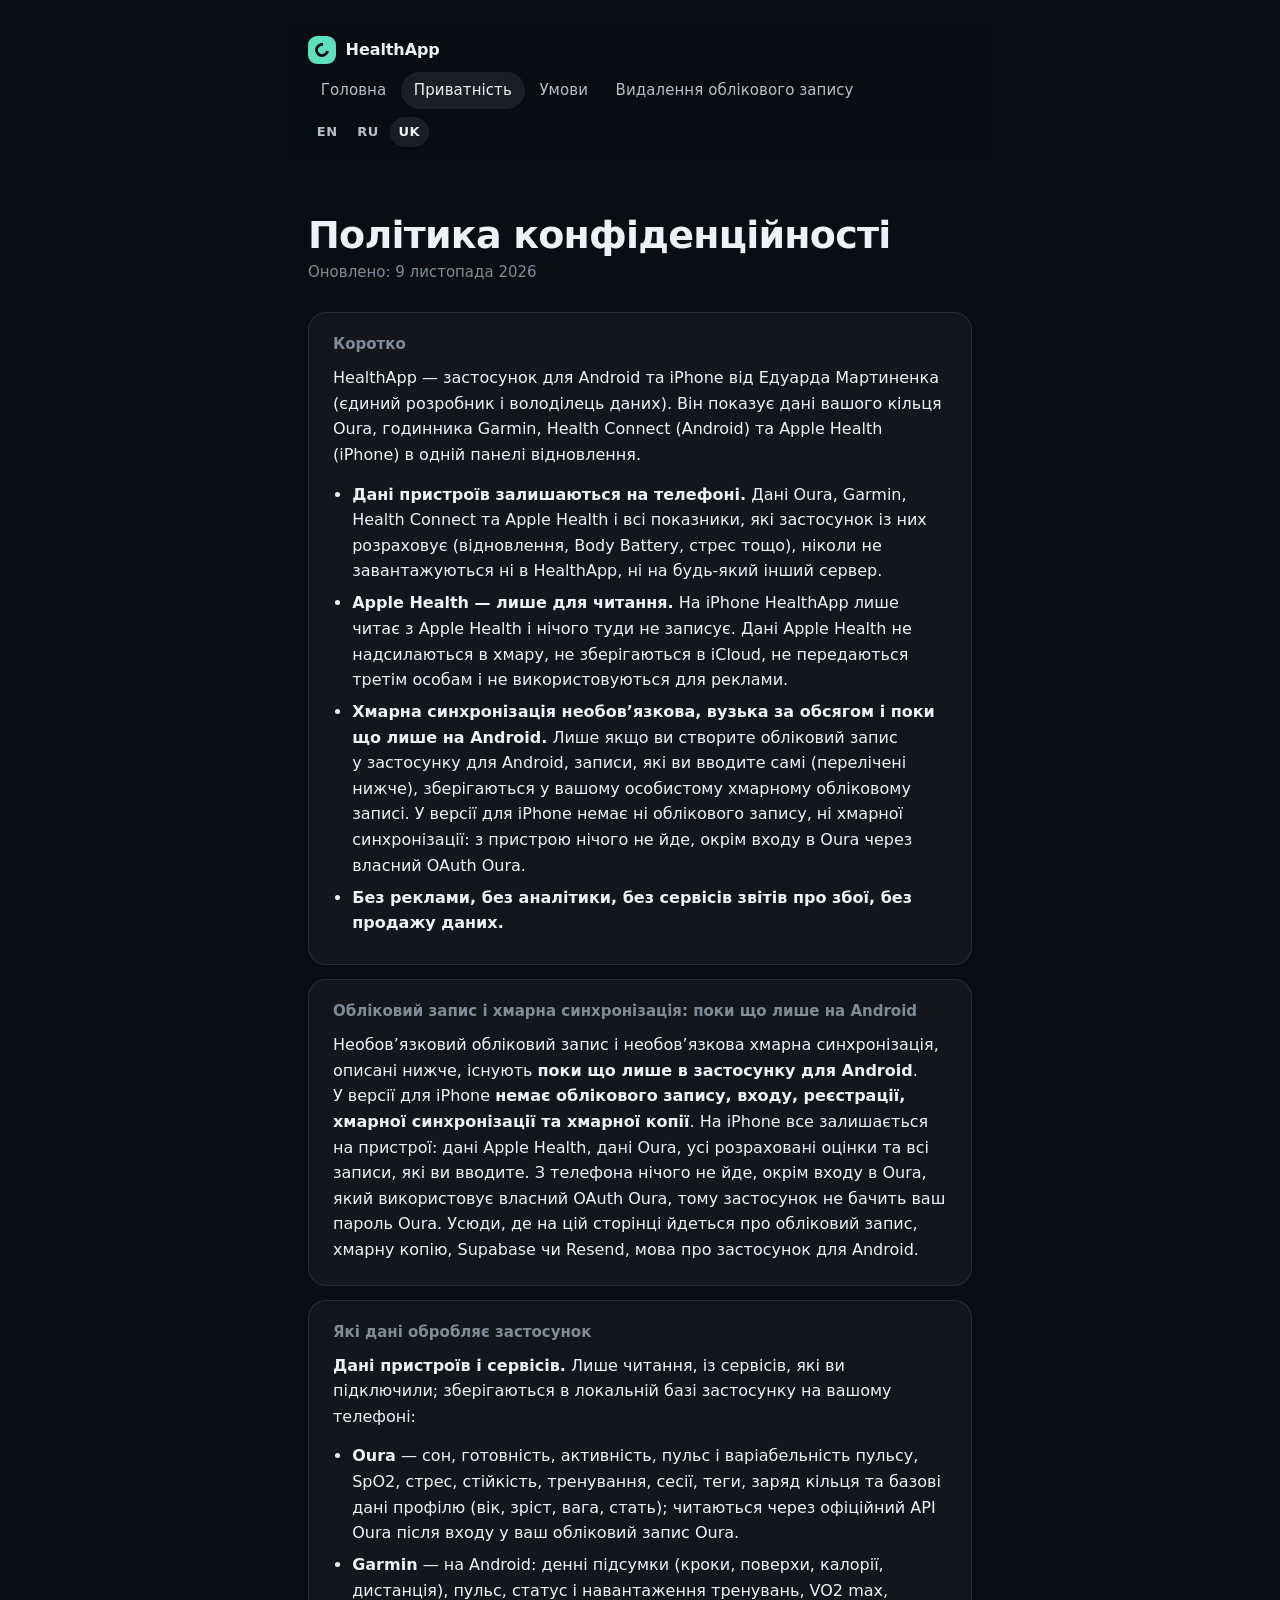
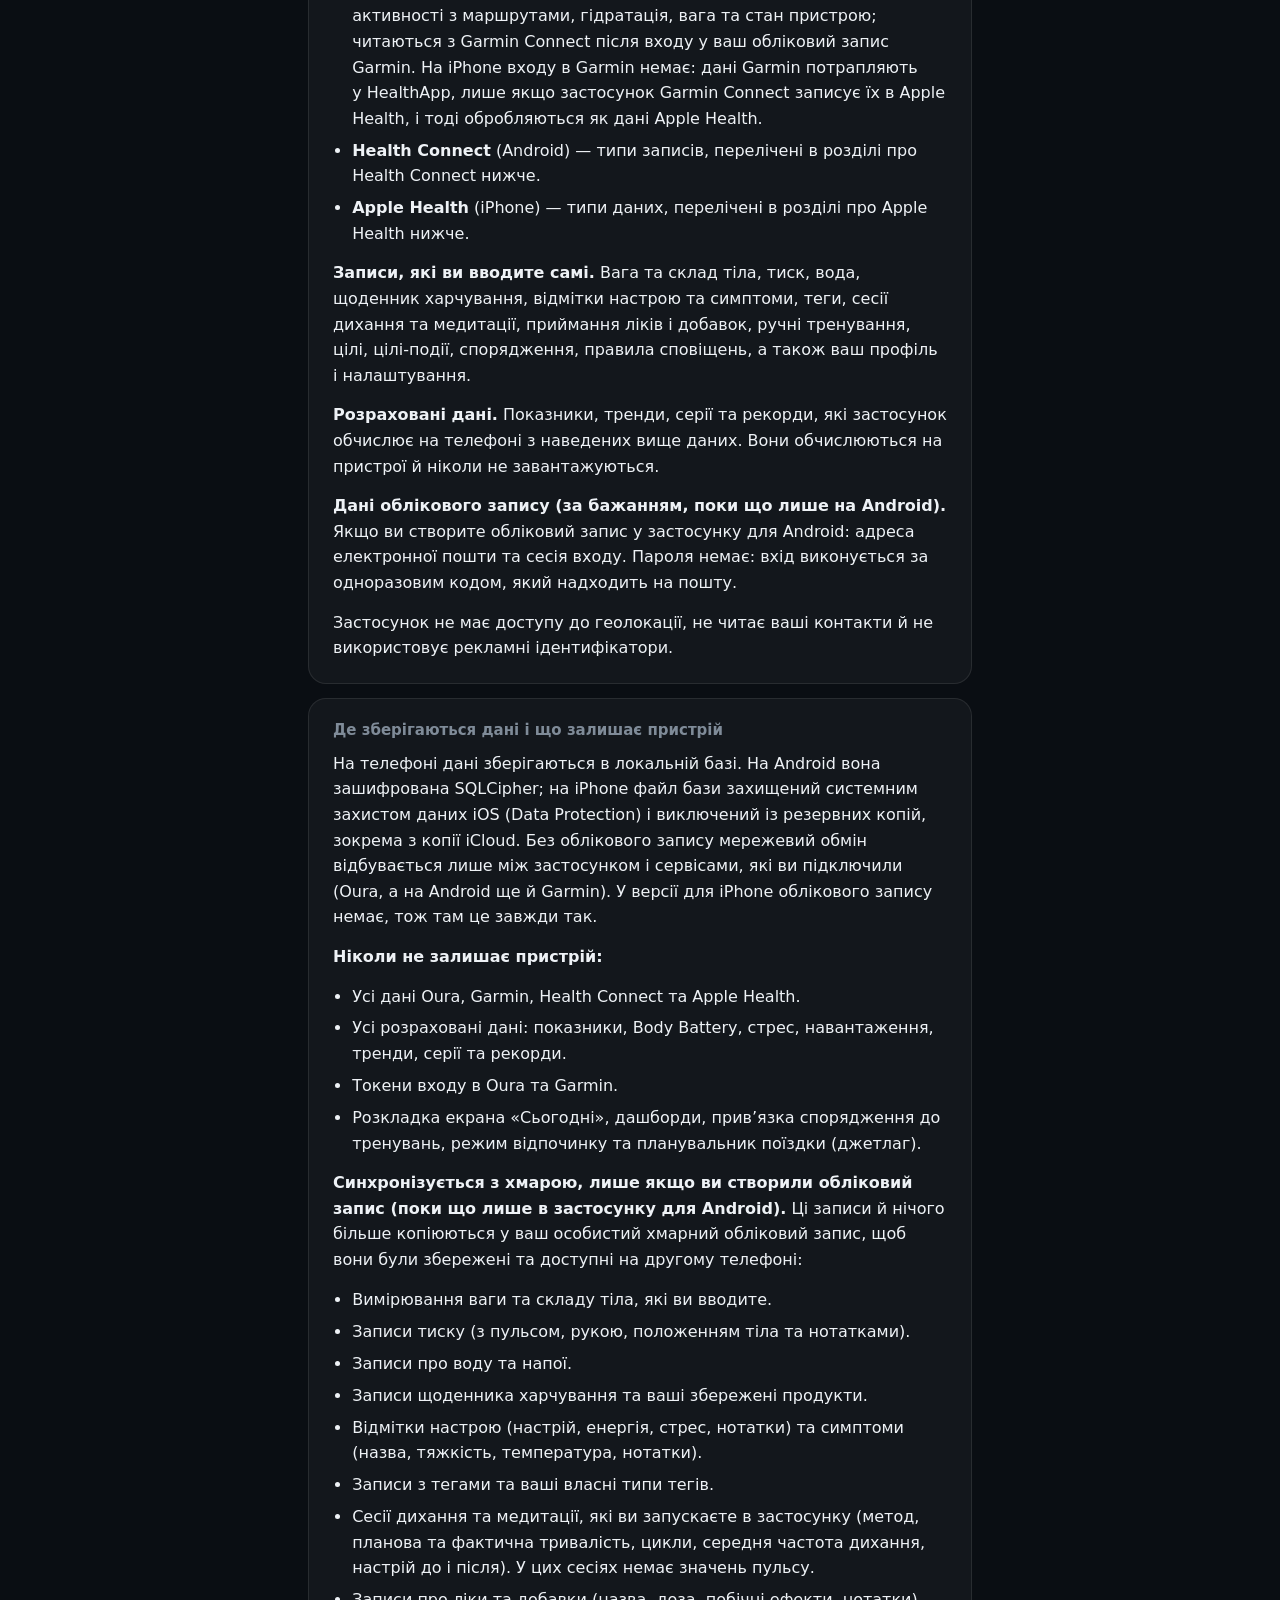
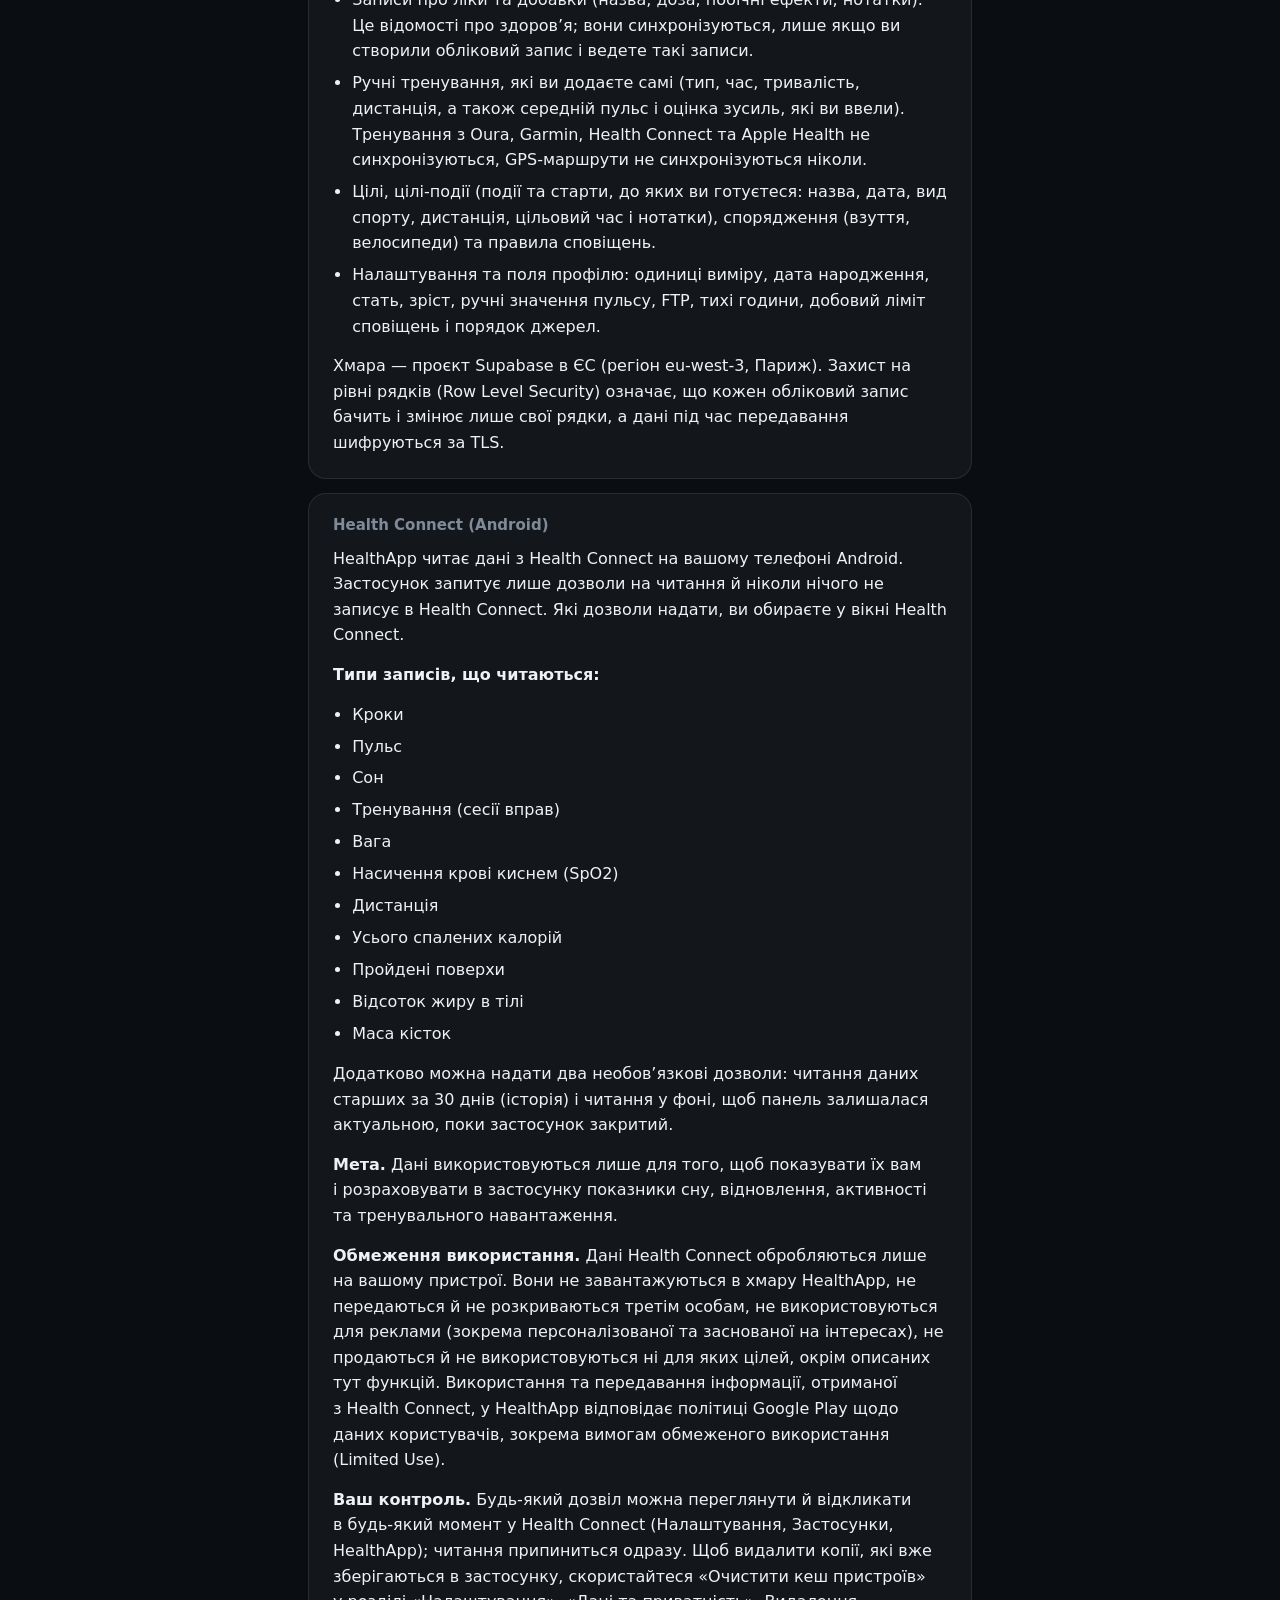
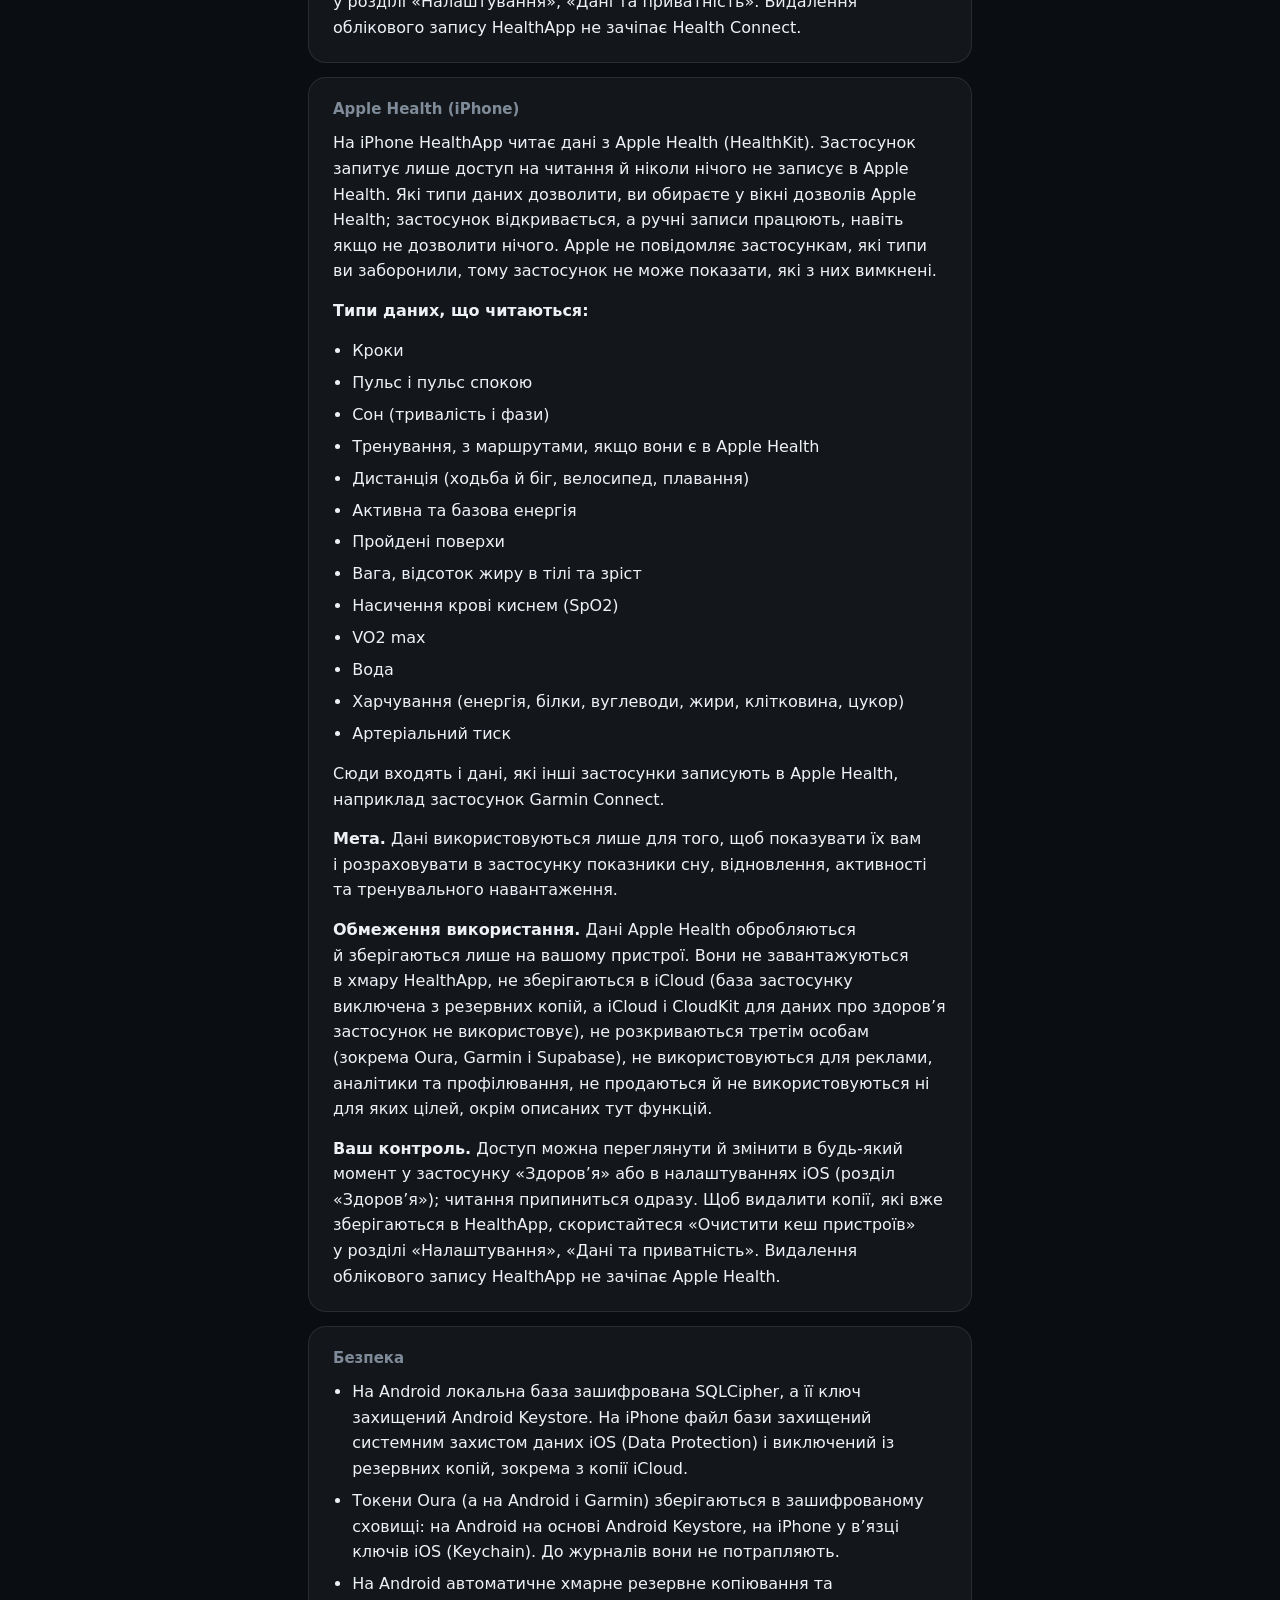
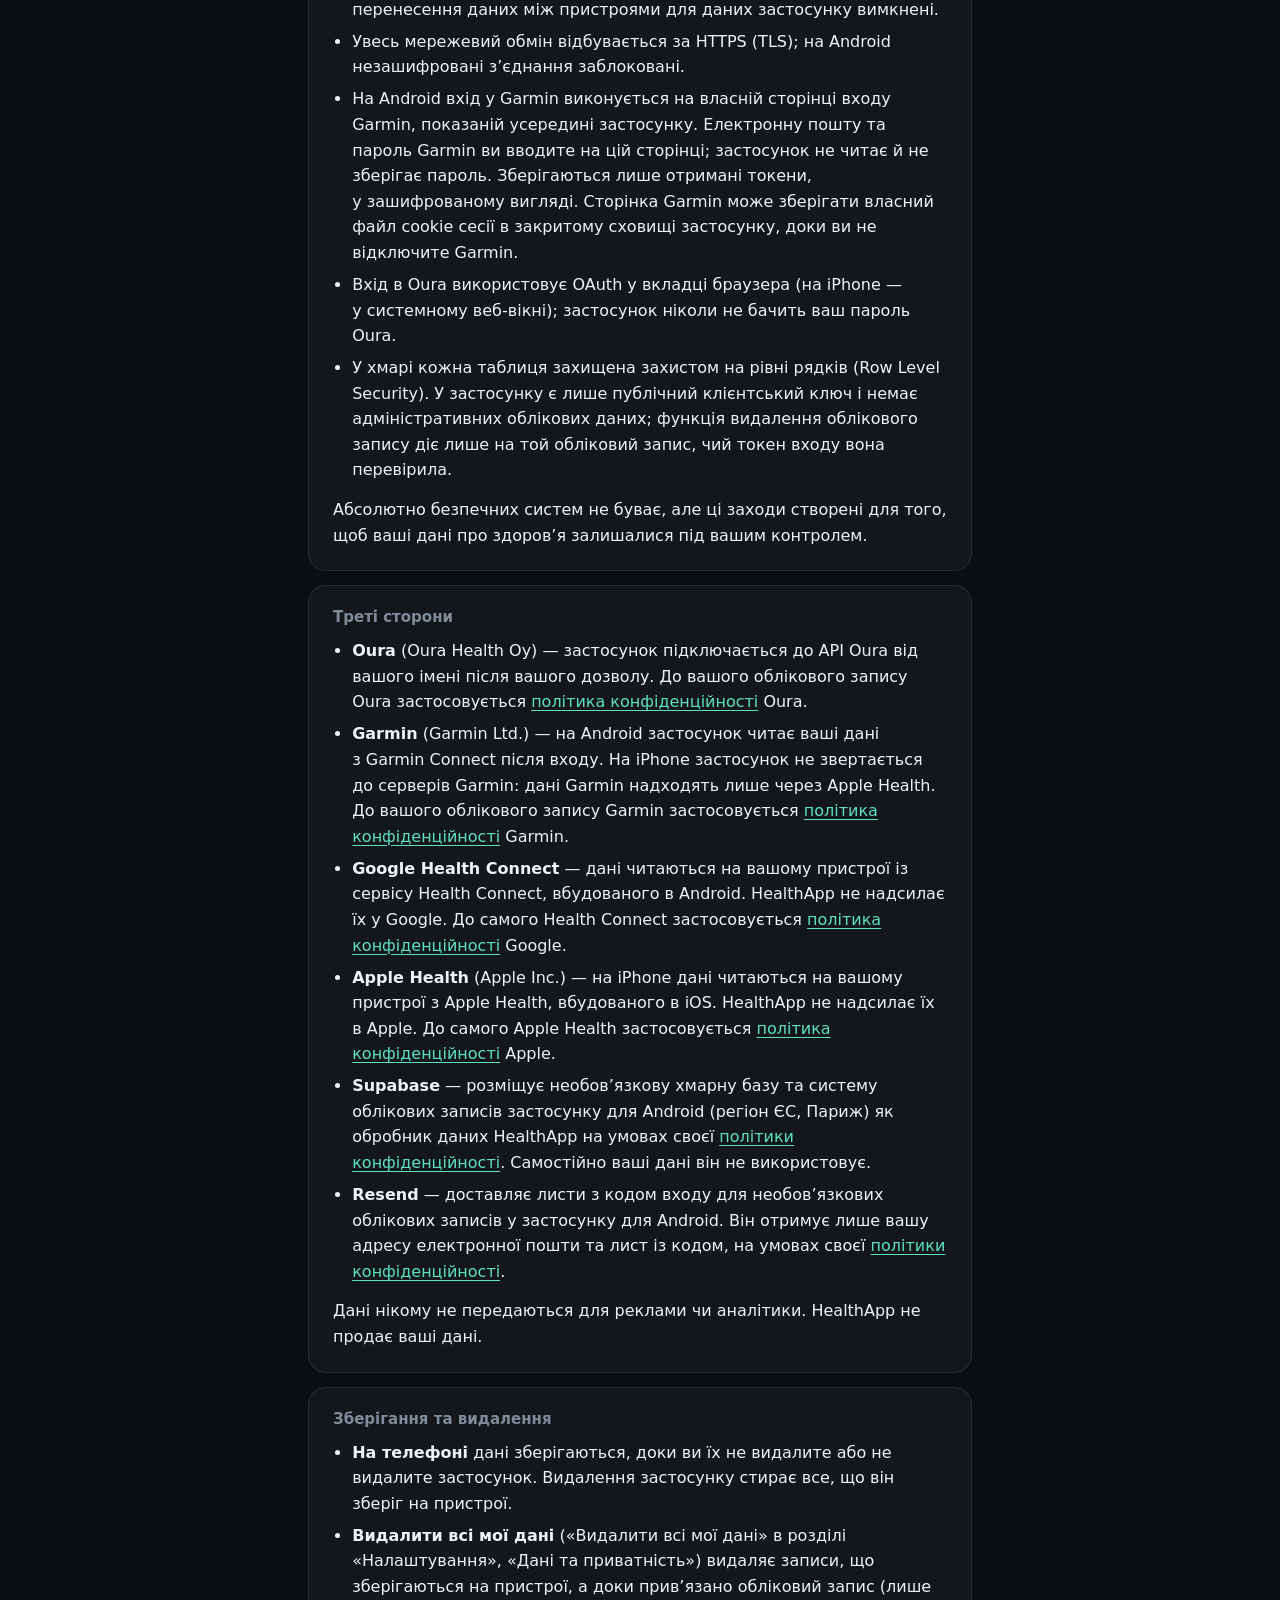
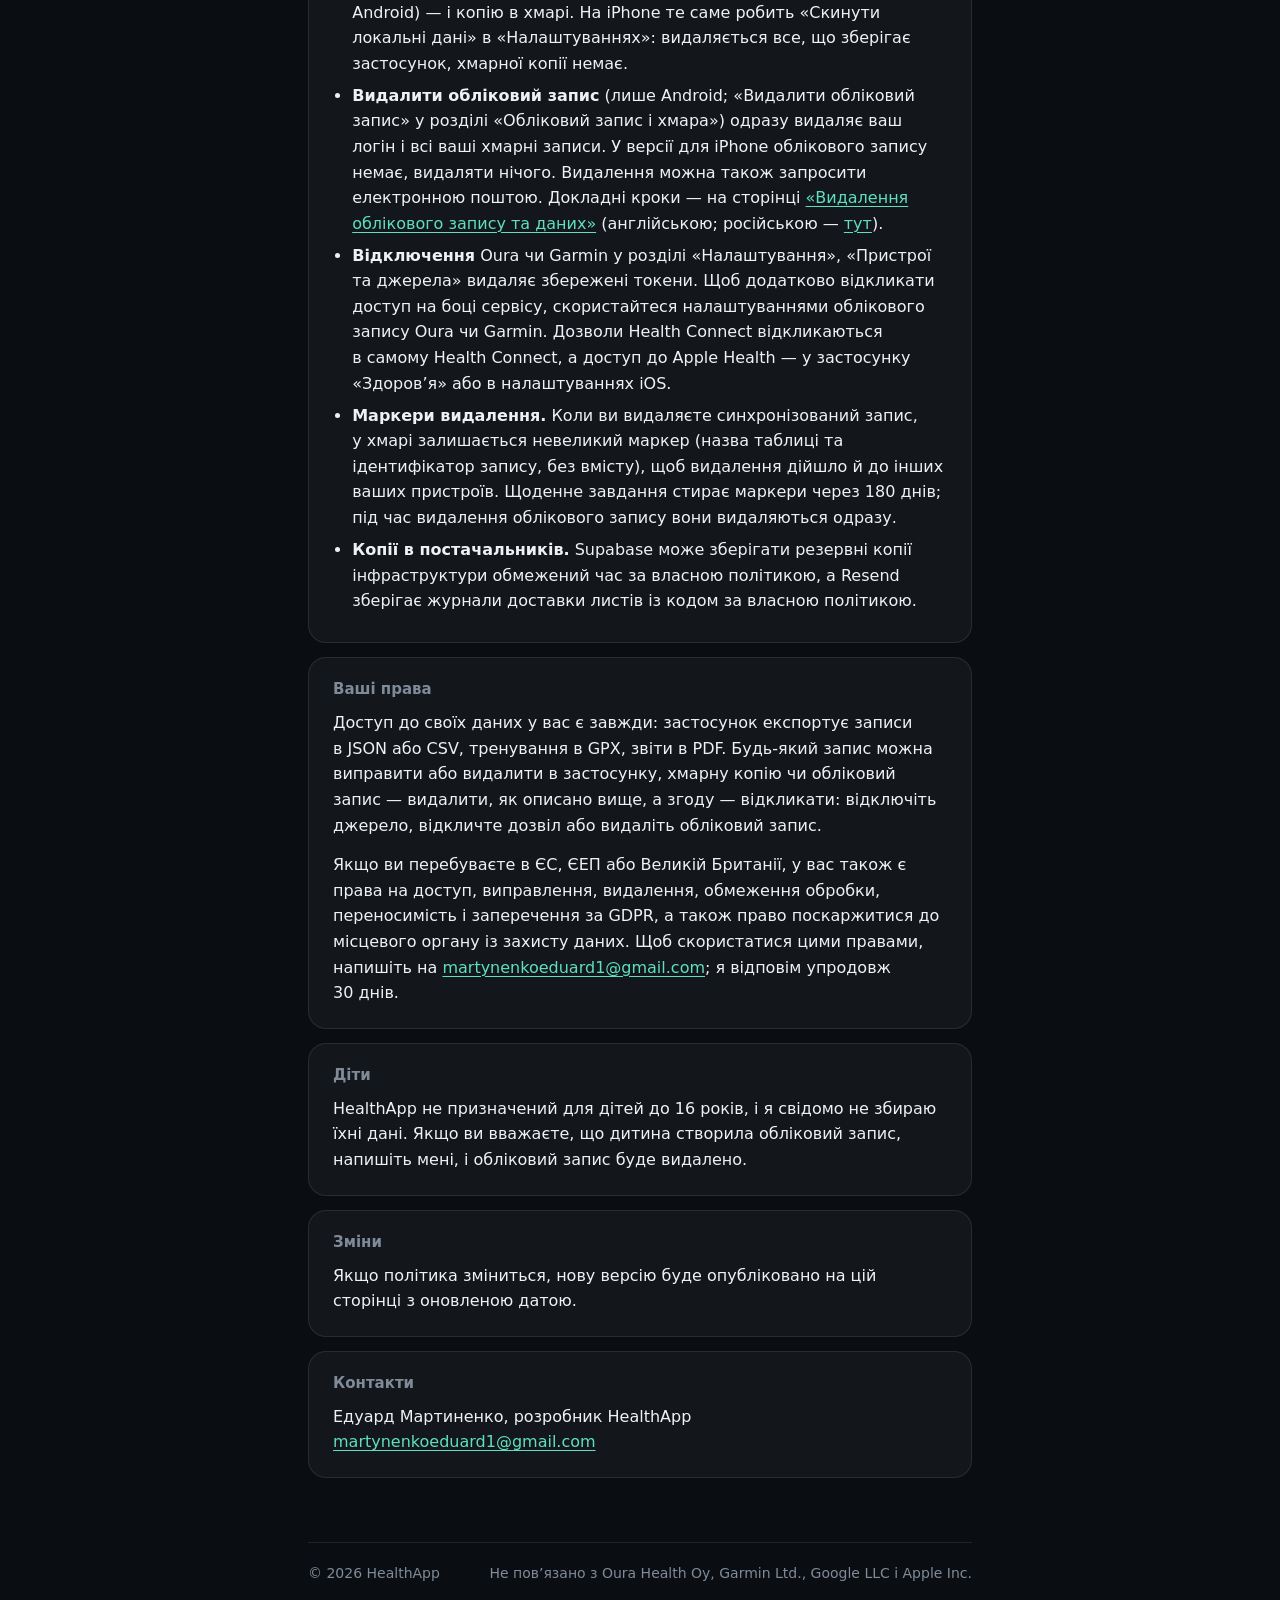
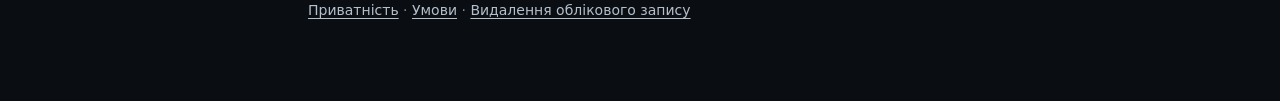
<file: privacy.uk.html>
<!doctype html>
<html lang="uk">
<head>
<meta charset="utf-8">
<meta name="viewport" content="width=device-width, initial-scale=1">
<meta name="theme-color" content="#070b10">
<title>Політика конфіденційності – HealthApp</title>
<meta name="description" content="Як HealthApp поводиться з вашими даними на Android та iPhone: що залишається на телефоні, що синхронізується за бажанням і як усе видалити.">
<link rel="alternate" hreflang="en" href="privacy.html">
<link rel="alternate" hreflang="ru" href="privacy.ru.html">
<link rel="alternate" hreflang="uk" href="privacy.uk.html">
<link rel="stylesheet" href="style.css?v=7">
</head>
<body>
<div class="wrap">
<header>
  <a class="brand" href="index.html"><span class="logo"></span>HealthApp</a>
  <nav aria-label="Основна навігація">
    <a href="index.html" hreflang="en" title="English version">Головна</a>
    <a href="privacy.uk.html" aria-current="page">Приватність</a>
    <a href="terms.html" hreflang="en" title="English version">Умови</a>
    <a href="delete-account.html" hreflang="en" title="English version">Видалення облікового запису</a>
  </nav>
  <div class="lang" role="group" aria-label="Мова"><a href="privacy.html" lang="en" hreflang="en" title="English version">EN</a><a href="privacy.ru.html" lang="ru" hreflang="ru" title="Русская версия">RU</a><span lang="uk" aria-current="true">UK</span></div>
</header>
<main>
<div class="page-head"><h1>Політика конфіденційності</h1>
<p class="muted">Оновлено: 9&nbsp;листопада 2026</p></div>

<div class="card"><h2>Коротко</h2>
<p>HealthApp&nbsp;— застосунок для Android та iPhone від Едуарда Мартиненка (єдиний розробник і&nbsp;володілець даних). Він показує дані вашого кільця Oura, годинника Garmin, Health Connect (Android) та Apple Health (iPhone) в&nbsp;одній панелі відновлення.</p>
<ul>
<li><strong>Дані пристроїв залишаються на телефоні.</strong> Дані Oura, Garmin, Health Connect та Apple Health і&nbsp;всі показники, які застосунок із них розраховує (відновлення, Body Battery, стрес тощо), ніколи не завантажуються ні в&nbsp;HealthApp, ні на будь-який інший сервер.</li>
<li><strong>Apple Health&nbsp;— лише для читання.</strong> На iPhone HealthApp лише читає з&nbsp;Apple Health і&nbsp;нічого туди не записує. Дані Apple Health не надсилаються в&nbsp;хмару, не зберігаються в&nbsp;iCloud, не передаються третім особам і&nbsp;не використовуються для реклами.</li>
<li><strong>Хмарна синхронізація необов’язкова, вузька за обсягом і&nbsp;поки що лише на&nbsp;Android.</strong> Лише якщо ви створите обліковий запис у&nbsp;застосунку для&nbsp;Android, записи, які ви вводите самі (перелічені нижче), зберігаються у&nbsp;вашому особистому хмарному обліковому записі. У&nbsp;версії для&nbsp;iPhone немає ні&nbsp;облікового запису, ні&nbsp;хмарної синхронізації: з&nbsp;пристрою нічого не&nbsp;йде, окрім входу в&nbsp;Oura через власний OAuth Oura.</li>
<li><strong>Без реклами, без аналітики, без сервісів звітів про збої, без продажу даних.</strong></li>
</ul></div>

<div class="card"><h2>Обліковий запис і&nbsp;хмарна синхронізація: поки що лише на&nbsp;Android</h2>
<p>Необов’язковий обліковий запис і&nbsp;необов’язкова хмарна синхронізація, описані нижче, існують <strong>поки що лише в&nbsp;застосунку для&nbsp;Android</strong>. У&nbsp;версії для&nbsp;iPhone <strong>немає облікового запису, входу, реєстрації, хмарної синхронізації та&nbsp;хмарної копії</strong>. На&nbsp;iPhone все залишається на&nbsp;пристрої: дані Apple Health, дані Oura, усі розраховані оцінки та&nbsp;всі записи, які ви вводите. З&nbsp;телефона нічого не&nbsp;йде, окрім входу в&nbsp;Oura, який використовує власний OAuth Oura, тому застосунок не&nbsp;бачить ваш пароль Oura. Усюди, де на&nbsp;цій сторінці йдеться про обліковий запис, хмарну копію, Supabase чи&nbsp;Resend, мова про застосунок для&nbsp;Android.</p></div>

<div class="card"><h2>Які дані обробляє застосунок</h2>
<p><strong>Дані пристроїв і&nbsp;сервісів.</strong> Лише читання, із сервісів, які ви підключили; зберігаються в&nbsp;локальній базі застосунку на вашому телефоні:</p>
<ul>
<li><strong>Oura</strong>&nbsp;— сон, готовність, активність, пульс і&nbsp;варіабельність пульсу, SpO2, стрес, стійкість, тренування, сесії, теги, заряд кільця та базові дані профілю (вік, зріст, вага, стать); читаються через офіційний API Oura після входу у&nbsp;ваш обліковий запис Oura.</li>
<li><strong>Garmin</strong>&nbsp;— на Android: денні підсумки (кроки, поверхи, калорії, дистанція), пульс, статус і&nbsp;навантаження тренувань, VO2 max, активності з&nbsp;маршрутами, гідратація, вага та стан пристрою; читаються з&nbsp;Garmin Connect після входу у&nbsp;ваш обліковий запис Garmin. На iPhone входу в&nbsp;Garmin немає: дані Garmin потрапляють у&nbsp;HealthApp, лише якщо застосунок Garmin Connect записує їх в&nbsp;Apple Health, і&nbsp;тоді обробляються як дані Apple Health.</li>
<li><strong>Health Connect</strong> (Android)&nbsp;— типи записів, перелічені в&nbsp;розділі про Health Connect нижче.</li>
<li><strong>Apple Health</strong> (iPhone)&nbsp;— типи даних, перелічені в&nbsp;розділі про Apple Health нижче.</li>
</ul>
<p><strong>Записи, які ви вводите самі.</strong> Вага та склад тіла, тиск, вода, щоденник харчування, відмітки настрою та симптоми, теги, сесії дихання та медитації, приймання ліків і&nbsp;добавок, ручні тренування, цілі, цілі-події, спорядження, правила сповіщень, а&nbsp;також ваш профіль і&nbsp;налаштування.</p>
<p><strong>Розраховані дані.</strong> Показники, тренди, серії та рекорди, які застосунок обчислює на телефоні з&nbsp;наведених вище даних. Вони обчислюються на пристрої й&nbsp;ніколи не завантажуються.</p>
<p><strong>Дані облікового запису (за бажанням, поки що лише на&nbsp;Android).</strong> Якщо ви створите обліковий запис у&nbsp;застосунку для&nbsp;Android: адреса електронної пошти та сесія входу. Пароля немає: вхід виконується за одноразовим кодом, який надходить на пошту.</p>
<p>Застосунок не має доступу до геолокації, не читає ваші контакти й&nbsp;не використовує рекламні ідентифікатори.</p></div>

<div class="card"><h2>Де зберігаються дані і&nbsp;що залишає пристрій</h2>
<p>На телефоні дані зберігаються в&nbsp;локальній базі. На Android вона зашифрована SQLCipher; на iPhone файл бази захищений системним захистом даних iOS (Data Protection) і&nbsp;виключений із резервних копій, зокрема з&nbsp;копії iCloud. Без облікового запису мережевий обмін відбувається лише між застосунком і&nbsp;сервісами, які ви підключили (Oura, а&nbsp;на Android ще й&nbsp;Garmin). У&nbsp;версії для&nbsp;iPhone облікового запису немає, тож там це завжди так.</p>
<p><strong>Ніколи не залишає пристрій:</strong></p>
<ul>
<li>Усі дані Oura, Garmin, Health Connect та Apple Health.</li>
<li>Усі розраховані дані: показники, Body Battery, стрес, навантаження, тренди, серії та рекорди.</li>
<li>Токени входу в&nbsp;Oura та Garmin.</li>
<li>Розкладка екрана «Сьогодні», дашборди, прив’язка спорядження до тренувань, режим відпочинку та планувальник поїздки (джетлаг).</li>
</ul>
<p><strong>Синхронізується з&nbsp;хмарою, лише якщо ви створили обліковий запис (поки що лише в&nbsp;застосунку для&nbsp;Android).</strong> Ці записи й&nbsp;нічого більше копіюються у&nbsp;ваш особистий хмарний обліковий запис, щоб вони були збережені та доступні на другому телефоні:</p>
<ul>
<li>Вимірювання ваги та складу тіла, які ви вводите.</li>
<li>Записи тиску (з&nbsp;пульсом, рукою, положенням тіла та нотатками).</li>
<li>Записи про воду та напої.</li>
<li>Записи щоденника харчування та ваші збережені продукти.</li>
<li>Відмітки настрою (настрій, енергія, стрес, нотатки) та симптоми (назва, тяжкість, температура, нотатки).</li>
<li>Записи з&nbsp;тегами та ваші власні типи тегів.</li>
<li>Сесії дихання та медитації, які ви запускаєте в&nbsp;застосунку (метод, планова та фактична тривалість, цикли, середня частота дихання, настрій до і&nbsp;після). У&nbsp;цих сесіях немає значень пульсу.</li>
<li>Записи про ліки та добавки (назва, доза, побічні ефекти, нотатки). Це відомості про здоров’я; вони синхронізуються, лише якщо ви створили обліковий запис і&nbsp;ведете такі записи.</li>
<li>Ручні тренування, які ви додаєте самі (тип, час, тривалість, дистанція, а&nbsp;також середній пульс і&nbsp;оцінка зусиль, які ви ввели). Тренування з&nbsp;Oura, Garmin, Health Connect та Apple Health не синхронізуються, GPS-маршрути не синхронізуються ніколи.</li>
<li>Цілі, цілі-події (події та старти, до яких ви готуєтеся: назва, дата, вид спорту, дистанція, цільовий час і&nbsp;нотатки), спорядження (взуття, велосипеди) та правила сповіщень.</li>
<li>Налаштування та поля профілю: одиниці виміру, дата народження, стать, зріст, ручні значення пульсу, FTP, тихі години, добовий ліміт сповіщень і&nbsp;порядок джерел.</li>
</ul>
<p>Хмара&nbsp;— проєкт Supabase в&nbsp;ЄС (регіон eu-west-3, Париж). Захист на рівні рядків (Row Level Security) означає, що кожен обліковий запис бачить і&nbsp;змінює лише свої рядки, а&nbsp;дані під час передавання шифруються за TLS.</p></div>

<div class="card"><h2>Health Connect (Android)</h2>
<p>HealthApp читає дані з&nbsp;Health Connect на вашому телефоні Android. Застосунок запитує лише дозволи на читання й&nbsp;ніколи нічого не записує в&nbsp;Health Connect. Які дозволи надати, ви обираєте у&nbsp;вікні Health Connect.</p>
<p><strong>Типи записів, що читаються:</strong></p>
<ul>
<li>Кроки</li>
<li>Пульс</li>
<li>Сон</li>
<li>Тренування (сесії вправ)</li>
<li>Вага</li>
<li>Насичення крові киснем (SpO2)</li>
<li>Дистанція</li>
<li>Усього спалених калорій</li>
<li>Пройдені поверхи</li>
<li>Відсоток жиру в&nbsp;тілі</li>
<li>Маса кісток</li>
</ul>
<p>Додатково можна надати два необов’язкові дозволи: читання даних старших за 30&nbsp;днів (історія) і&nbsp;читання у&nbsp;фоні, щоб панель залишалася актуальною, поки застосунок закритий.</p>
<p><strong>Мета.</strong> Дані використовуються лише для того, щоб показувати їх вам і&nbsp;розраховувати в&nbsp;застосунку показники сну, відновлення, активності та тренувального навантаження.</p>
<p><strong>Обмеження використання.</strong> Дані Health Connect обробляються лише на вашому пристрої. Вони не завантажуються в&nbsp;хмару HealthApp, не передаються й&nbsp;не розкриваються третім особам, не використовуються для реклами (зокрема персоналізованої та заснованої на інтересах), не продаються й&nbsp;не використовуються ні для яких цілей, окрім описаних тут функцій. Використання та передавання інформації, отриманої з&nbsp;Health Connect, у&nbsp;HealthApp відповідає політиці Google Play щодо даних користувачів, зокрема вимогам обмеженого використання (Limited Use).</p>
<p><strong>Ваш контроль.</strong> Будь-який дозвіл можна переглянути й&nbsp;відкликати в&nbsp;будь-який момент у&nbsp;Health Connect (Налаштування, Застосунки, HealthApp); читання припиниться одразу. Щоб видалити копії, які вже зберігаються в&nbsp;застосунку, скористайтеся «Очистити кеш пристроїв» у&nbsp;розділі «Налаштування», «Дані та приватність». Видалення облікового запису HealthApp не зачіпає Health Connect.</p></div>

<div class="card"><h2>Apple Health (iPhone)</h2>
<p>На iPhone HealthApp читає дані з&nbsp;Apple Health (HealthKit). Застосунок запитує лише доступ на читання й&nbsp;ніколи нічого не записує в&nbsp;Apple Health. Які типи даних дозволити, ви обираєте у&nbsp;вікні дозволів Apple Health; застосунок відкривається, а&nbsp;ручні записи працюють, навіть якщо не дозволити нічого. Apple не повідомляє застосункам, які типи ви заборонили, тому застосунок не може показати, які з&nbsp;них вимкнені.</p>
<p><strong>Типи даних, що читаються:</strong></p>
<ul>
<li>Кроки</li>
<li>Пульс і&nbsp;пульс спокою</li>
<li>Сон (тривалість і&nbsp;фази)</li>
<li>Тренування, з&nbsp;маршрутами, якщо вони є в&nbsp;Apple Health</li>
<li>Дистанція (ходьба й&nbsp;біг, велосипед, плавання)</li>
<li>Активна та базова енергія</li>
<li>Пройдені поверхи</li>
<li>Вага, відсоток жиру в&nbsp;тілі та зріст</li>
<li>Насичення крові киснем (SpO2)</li>
<li>VO2 max</li>
<li>Вода</li>
<li>Харчування (енергія, білки, вуглеводи, жири, клітковина, цукор)</li>
<li>Артеріальний тиск</li>
</ul>
<p>Сюди входять і&nbsp;дані, які інші застосунки записують в&nbsp;Apple Health, наприклад застосунок Garmin Connect.</p>
<p><strong>Мета.</strong> Дані використовуються лише для того, щоб показувати їх вам і&nbsp;розраховувати в&nbsp;застосунку показники сну, відновлення, активності та тренувального навантаження.</p>
<p><strong>Обмеження використання.</strong> Дані Apple Health обробляються й&nbsp;зберігаються лише на вашому пристрої. Вони не завантажуються в&nbsp;хмару HealthApp, не зберігаються в&nbsp;iCloud (база застосунку виключена з&nbsp;резервних копій, а&nbsp;iCloud і&nbsp;CloudKit для даних про здоров’я застосунок не використовує), не розкриваються третім особам (зокрема Oura, Garmin і&nbsp;Supabase), не використовуються для реклами, аналітики та профілювання, не продаються й&nbsp;не використовуються ні для яких цілей, окрім описаних тут функцій.</p>
<p><strong>Ваш контроль.</strong> Доступ можна переглянути й&nbsp;змінити в&nbsp;будь-який момент у&nbsp;застосунку «Здоров’я» або в&nbsp;налаштуваннях iOS (розділ «Здоров’я»); читання припиниться одразу. Щоб видалити копії, які вже зберігаються в&nbsp;HealthApp, скористайтеся «Очистити кеш пристроїв» у&nbsp;розділі «Налаштування», «Дані та приватність». Видалення облікового запису HealthApp не зачіпає Apple Health.</p></div>

<div class="card"><h2>Безпека</h2>
<ul>
<li>На Android локальна база зашифрована SQLCipher, а&nbsp;її ключ захищений Android Keystore. На iPhone файл бази захищений системним захистом даних iOS (Data Protection) і&nbsp;виключений із резервних копій, зокрема з&nbsp;копії iCloud.</li>
<li>Токени Oura (а&nbsp;на Android і&nbsp;Garmin) зберігаються в&nbsp;зашифрованому сховищі: на Android на основі Android Keystore, на iPhone у&nbsp;в’язці ключів iOS (Keychain). До журналів вони не потрапляють.</li>
<li>На Android автоматичне хмарне резервне копіювання та перенесення даних між пристроями для даних застосунку вимкнені.</li>
<li>Увесь мережевий обмін відбувається за HTTPS (TLS); на Android незашифровані з’єднання заблоковані.</li>
<li>На Android вхід у&nbsp;Garmin виконується на власній сторінці входу Garmin, показаній усередині застосунку. Електронну пошту та пароль Garmin ви вводите на цій сторінці; застосунок не читає й&nbsp;не зберігає пароль. Зберігаються лише отримані токени, у&nbsp;зашифрованому вигляді. Сторінка Garmin може зберігати власний файл cookie сесії в&nbsp;закритому сховищі застосунку, доки ви не відключите Garmin.</li>
<li>Вхід в&nbsp;Oura використовує OAuth у&nbsp;вкладці браузера (на iPhone&nbsp;— у&nbsp;системному веб-вікні); застосунок ніколи не бачить ваш пароль Oura.</li>
<li>У&nbsp;хмарі кожна таблиця захищена захистом на рівні рядків (Row Level Security). У&nbsp;застосунку є лише публічний клієнтський ключ і&nbsp;немає адміністративних облікових даних; функція видалення облікового запису діє лише на той обліковий запис, чий токен входу вона перевірила.</li>
</ul>
<p>Абсолютно безпечних систем не буває, але ці заходи створені для того, щоб ваші дані про здоров’я залишалися під вашим контролем.</p></div>

<div class="card"><h2>Треті сторони</h2>
<ul>
<li><strong>Oura</strong> (Oura Health Oy)&nbsp;— застосунок підключається до API Oura від вашого імені після вашого дозволу. До вашого облікового запису Oura застосовується <a href="https://ouraring.com/privacy-policy">політика конфіденційності</a> Oura.</li>
<li><strong>Garmin</strong> (Garmin Ltd.)&nbsp;— на Android застосунок читає ваші дані з&nbsp;Garmin Connect після входу. На iPhone застосунок не звертається до серверів Garmin: дані Garmin надходять лише через Apple Health. До вашого облікового запису Garmin застосовується <a href="https://www.garmin.com/en-US/privacy/global/">політика конфіденційності</a> Garmin.</li>
<li><strong>Google Health Connect</strong>&nbsp;— дані читаються на вашому пристрої із сервісу Health Connect, вбудованого в&nbsp;Android. HealthApp не надсилає їх у&nbsp;Google. До самого Health Connect застосовується <a href="https://policies.google.com/privacy">політика конфіденційності</a> Google.</li>
<li><strong>Apple Health</strong> (Apple Inc.)&nbsp;— на iPhone дані читаються на вашому пристрої з&nbsp;Apple Health, вбудованого в&nbsp;iOS. HealthApp не надсилає їх в&nbsp;Apple. До самого Apple Health застосовується <a href="https://www.apple.com/legal/privacy/">політика конфіденційності</a> Apple.</li>
<li><strong>Supabase</strong>&nbsp;— розміщує необов’язкову хмарну базу та систему облікових записів застосунку для&nbsp;Android (регіон ЄС, Париж) як обробник даних HealthApp на умовах своєї <a href="https://supabase.com/privacy">політики конфіденційності</a>. Самостійно ваші дані він не використовує.</li>
<li><strong>Resend</strong>&nbsp;— доставляє листи з&nbsp;кодом входу для необов’язкових облікових записів у&nbsp;застосунку для&nbsp;Android. Він отримує лише вашу адресу електронної пошти та лист із кодом, на умовах своєї <a href="https://resend.com/legal/privacy-policy">політики конфіденційності</a>.</li>
</ul>
<p>Дані нікому не передаються для реклами чи аналітики. HealthApp не продає ваші дані.</p></div>

<div class="card"><h2>Зберігання та видалення</h2>
<ul>
<li><strong>На телефоні</strong> дані зберігаються, доки ви їх не видалите або не видалите застосунок. Видалення застосунку стирає все, що він зберіг на пристрої.</li>
<li><strong>Видалити всі мої дані</strong> («Видалити всі мої дані» в&nbsp;розділі «Налаштування», «Дані та приватність») видаляє записи, що зберігаються на пристрої, а&nbsp;доки прив’язано обліковий запис (лише Android)&nbsp;— і&nbsp;копію в&nbsp;хмарі. На&nbsp;iPhone те&nbsp;саме робить «Скинути локальні дані» в&nbsp;«Налаштуваннях»: видаляється все, що зберігає застосунок, хмарної копії немає.</li>
<li><strong>Видалити обліковий запис</strong> (лише Android; «Видалити обліковий запис» у&nbsp;розділі «Обліковий запис і&nbsp;хмара») одразу видаляє ваш логін і&nbsp;всі ваші хмарні записи. У&nbsp;версії для&nbsp;iPhone облікового запису немає, видаляти нічого. Видалення можна також запросити електронною поштою. Докладні кроки&nbsp;— на сторінці <a href="delete-account.html" hreflang="en">«Видалення облікового запису та даних»</a> (англійською; російською&nbsp;— <a href="delete-account.ru.html" hreflang="ru">тут</a>).</li>
<li><strong>Відключення</strong> Oura чи Garmin у&nbsp;розділі «Налаштування», «Пристрої та джерела» видаляє збережені токени. Щоб додатково відкликати доступ на боці сервісу, скористайтеся налаштуваннями облікового запису Oura чи Garmin. Дозволи Health Connect відкликаються в&nbsp;самому Health Connect, а&nbsp;доступ до Apple Health&nbsp;— у&nbsp;застосунку «Здоров’я» або в&nbsp;налаштуваннях iOS.</li>
<li><strong>Маркери видалення.</strong> Коли ви видаляєте синхронізований запис, у&nbsp;хмарі залишається невеликий маркер (назва таблиці та ідентифікатор запису, без вмісту), щоб видалення дійшло й&nbsp;до інших ваших пристроїв. Щоденне завдання стирає маркери через 180&nbsp;днів; під час видалення облікового запису вони видаляються одразу.</li>
<li><strong>Копії в&nbsp;постачальників.</strong> Supabase може зберігати резервні копії інфраструктури обмежений час за власною політикою, а&nbsp;Resend зберігає журнали доставки листів із кодом за власною політикою.</li>
</ul></div>

<div class="card"><h2>Ваші права</h2>
<p>Доступ до своїх даних у&nbsp;вас є завжди: застосунок експортує записи в&nbsp;JSON або CSV, тренування в&nbsp;GPX, звіти в&nbsp;PDF. Будь-який запис можна виправити або видалити в&nbsp;застосунку, хмарну копію чи обліковий запис&nbsp;— видалити, як описано вище, а&nbsp;згоду&nbsp;— відкликати: відключіть джерело, відкличте дозвіл або видаліть обліковий запис.</p>
<p>Якщо ви перебуваєте в&nbsp;ЄС, ЄЕП або Великій Британії, у&nbsp;вас також є права на доступ, виправлення, видалення, обмеження обробки, переносимість і&nbsp;заперечення за GDPR, а&nbsp;також право поскаржитися до місцевого органу із захисту даних. Щоб скористатися цими правами, напишіть на <a href="mailto:martynenkoeduard1@gmail.com">martynenkoeduard1@gmail.com</a>; я&nbsp;відповім упродовж 30&nbsp;днів.</p></div>

<div class="card"><h2>Діти</h2>
<p>HealthApp не призначений для дітей до 16&nbsp;років, і&nbsp;я&nbsp;свідомо не збираю їхні дані. Якщо ви вважаєте, що дитина створила обліковий запис, напишіть мені, і&nbsp;обліковий запис буде видалено.</p></div>

<div class="card"><h2>Зміни</h2>
<p>Якщо політика зміниться, нову версію буде опубліковано на цій сторінці з&nbsp;оновленою датою.</p></div>

<div class="card"><h2>Контакти</h2>
<p>Едуард Мартиненко, розробник HealthApp<br><a href="mailto:martynenkoeduard1@gmail.com">martynenkoeduard1@gmail.com</a></p></div>
</main>
<footer><span>© 2026 HealthApp</span><span>Не пов’язано з&nbsp;Oura Health Oy, Garmin Ltd., Google LLC і&nbsp;Apple Inc.</span><p class="links"><a href="privacy.uk.html">Приватність</a> · <a href="terms.html" hreflang="en" title="English version">Умови</a> · <a href="delete-account.html" hreflang="en" title="English version">Видалення облікового запису</a></p></footer>
</div>
</body>
</html>
</file>
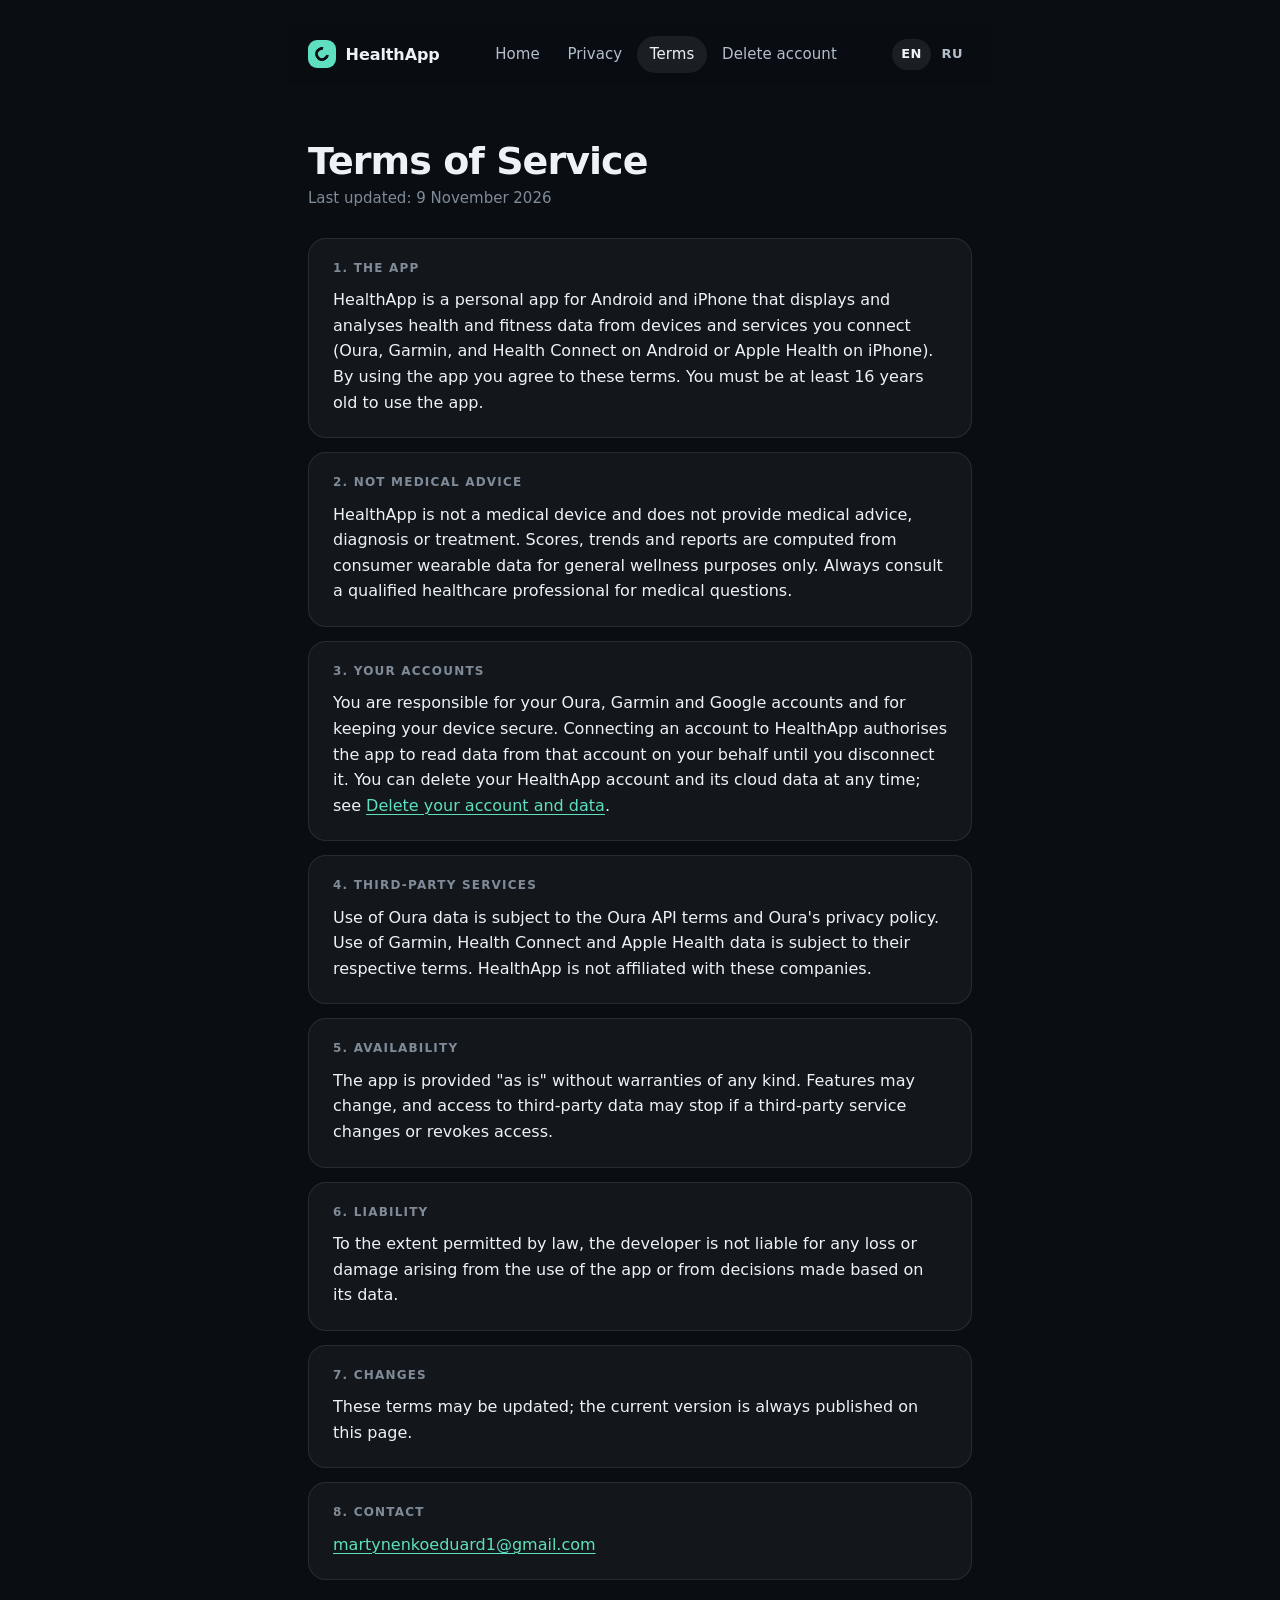
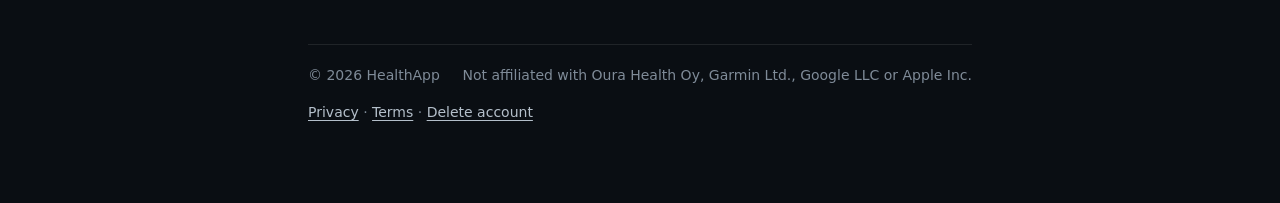
<file: terms.html>
<!doctype html>
<html lang="en">
<head>
<meta charset="utf-8">
<meta name="viewport" content="width=device-width, initial-scale=1">
<meta name="theme-color" content="#070b10">
<title>Terms of Service – HealthApp</title>
<meta name="description" content="Terms of use for the HealthApp app for Android and iPhone.">
<link rel="alternate" hreflang="en" href="terms.html">
<link rel="alternate" hreflang="ru" href="terms.ru.html">
<link rel="stylesheet" href="style.css?v=7">
</head>
<body>
<div class="wrap">
<header>
  <a class="brand" href="index.html"><span class="logo"></span>HealthApp</a>
  <nav aria-label="Main">
    <a href="index.html">Home</a>
    <a href="privacy.html">Privacy</a>
    <a href="terms.html" aria-current="page">Terms</a>
    <a href="delete-account.html">Delete account</a>
  </nav>
  <div class="lang" role="group" aria-label="Language"><span lang="en" aria-current="true">EN</span><a href="terms.ru.html" lang="ru" hreflang="ru" title="Русская версия">RU</a></div>
</header>
<main>
<div class="page-head"><h1>Terms of Service</h1>
<p class="muted">Last updated: 9 November 2026</p></div>

<div class="card"><h2>1. The app</h2>
<p>HealthApp is a personal app for Android and iPhone that displays and analyses health and fitness data from devices and services you connect (Oura, Garmin, and Health Connect on Android or Apple Health on iPhone). By using the app you agree to these terms. You must be at least 16 years old to use the app.</p></div>
<div class="card"><h2>2. Not medical advice</h2>
<p>HealthApp is not a medical device and does not provide medical advice, diagnosis or treatment. Scores, trends and reports are computed from consumer wearable data for general wellness purposes only. Always consult a qualified healthcare professional for medical questions.</p></div>
<div class="card"><h2>3. Your accounts</h2>
<p>You are responsible for your Oura, Garmin and Google accounts and for keeping your device secure. Connecting an account to HealthApp authorises the app to read data from that account on your behalf until you disconnect it. You can delete your HealthApp account and its cloud data at any time; see <a href="delete-account.html">Delete your account and data</a>.</p></div>
<div class="card"><h2>4. Third-party services</h2>
<p>Use of Oura data is subject to the Oura API terms and Oura's privacy policy. Use of Garmin, Health Connect and Apple Health data is subject to their respective terms. HealthApp is not affiliated with these companies.</p></div>
<div class="card"><h2>5. Availability</h2>
<p>The app is provided "as is" without warranties of any kind. Features may change, and access to third-party data may stop if a third-party service changes or revokes access.</p></div>
<div class="card"><h2>6. Liability</h2>
<p>To the extent permitted by law, the developer is not liable for any loss or damage arising from the use of the app or from decisions made based on its data.</p></div>
<div class="card"><h2>7. Changes</h2>
<p>These terms may be updated; the current version is always published on this page.</p></div>
<div class="card"><h2>8. Contact</h2>
<p><a href="mailto:martynenkoeduard1@gmail.com">martynenkoeduard1@gmail.com</a></p></div>
</main>
<footer><span>© 2026 HealthApp</span><span>Not affiliated with Oura Health Oy, Garmin Ltd., Google LLC or Apple Inc.</span><p class="links"><a href="privacy.html">Privacy</a> · <a href="terms.html">Terms</a> · <a href="delete-account.html">Delete account</a></p></footer>
</div>
</body>
</html>
</file>
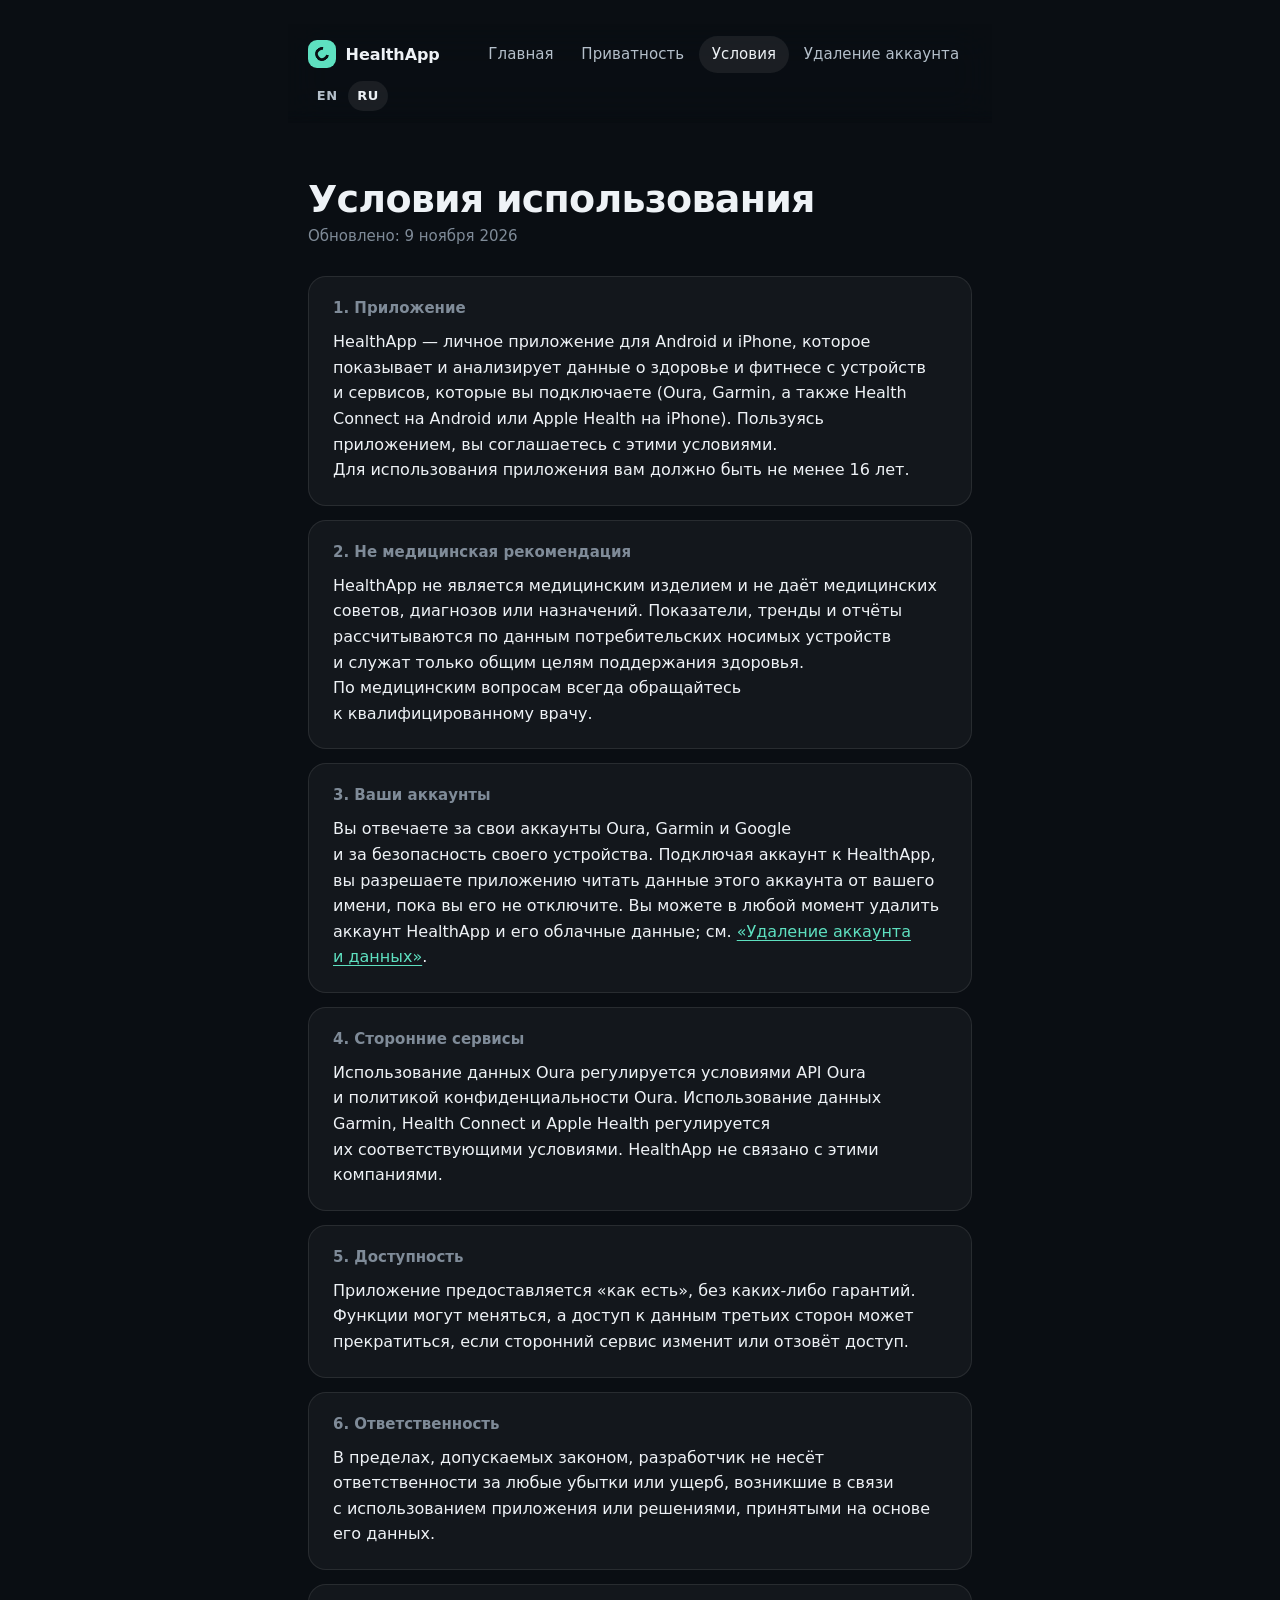
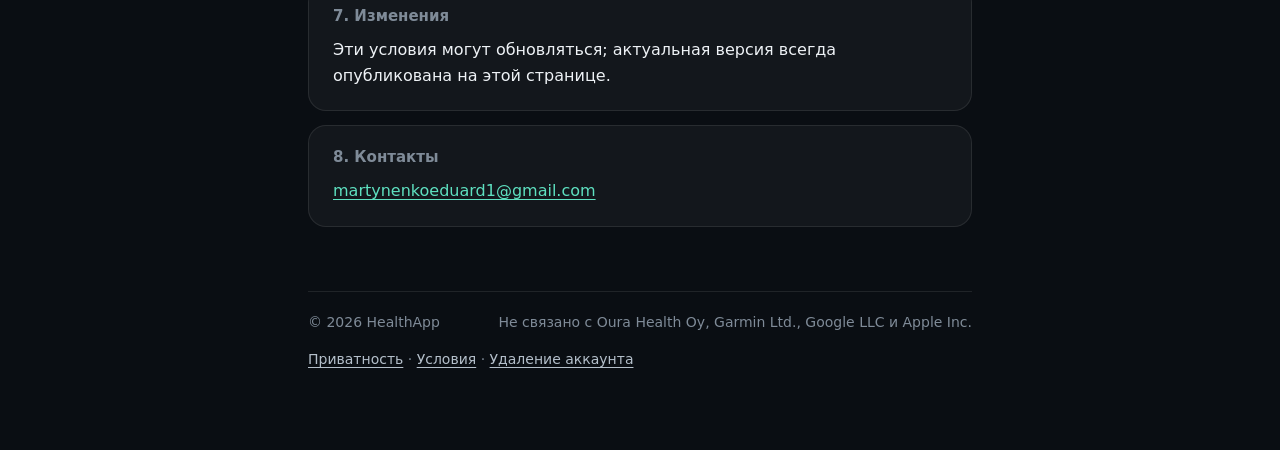
<file: terms.ru.html>
<!doctype html>
<html lang="ru">
<head>
<meta charset="utf-8">
<meta name="viewport" content="width=device-width, initial-scale=1">
<meta name="theme-color" content="#070b10">
<title>Условия использования – HealthApp</title>
<meta name="description" content="Условия использования приложения HealthApp для Android и iPhone.">
<link rel="alternate" hreflang="en" href="terms.html">
<link rel="alternate" hreflang="ru" href="terms.ru.html">
<link rel="stylesheet" href="style.css?v=7">
</head>
<body>
<div class="wrap">
<header>
  <a class="brand" href="index.ru.html"><span class="logo"></span>HealthApp</a>
  <nav aria-label="Основная навигация">
    <a href="index.ru.html">Главная</a>
    <a href="privacy.ru.html">Приватность</a>
    <a href="terms.ru.html" aria-current="page">Условия</a>
    <a href="delete-account.ru.html">Удаление аккаунта</a>
  </nav>
  <div class="lang" role="group" aria-label="Язык"><a href="terms.html" lang="en" hreflang="en" title="English version">EN</a><span lang="ru" aria-current="true">RU</span></div>
</header>
<main>
<div class="page-head"><h1>Условия использования</h1>
<p class="muted">Обновлено: 9&nbsp;ноября 2026</p></div>

<div class="card"><h2>1. Приложение</h2>
<p>HealthApp&nbsp;— личное приложение для&nbsp;Android и&nbsp;iPhone, которое показывает и&nbsp;анализирует данные о&nbsp;здоровье и&nbsp;фитнесе с&nbsp;устройств и&nbsp;сервисов, которые вы&nbsp;подключаете (Oura, Garmin, а&nbsp;также Health Connect на&nbsp;Android или&nbsp;Apple Health на&nbsp;iPhone). Пользуясь приложением, вы&nbsp;соглашаетесь с&nbsp;этими условиями. Для&nbsp;использования приложения вам должно быть не&nbsp;менее 16&nbsp;лет.</p></div>
<div class="card"><h2>2. Не&nbsp;медицинская рекомендация</h2>
<p>HealthApp не&nbsp;является медицинским изделием и&nbsp;не&nbsp;даёт медицинских советов, диагнозов или&nbsp;назначений. Показатели, тренды и&nbsp;отчёты рассчитываются по&nbsp;данным потребительских носимых устройств и&nbsp;служат только общим целям поддержания здоровья. По&nbsp;медицинским вопросам всегда обращайтесь к&nbsp;квалифицированному врачу.</p></div>
<div class="card"><h2>3. Ваши аккаунты</h2>
<p>Вы&nbsp;отвечаете за&nbsp;свои аккаунты Oura, Garmin и&nbsp;Google и&nbsp;за&nbsp;безопасность своего устройства. Подключая аккаунт к&nbsp;HealthApp, вы&nbsp;разрешаете приложению читать данные этого аккаунта от&nbsp;вашего имени, пока вы&nbsp;его&nbsp;не&nbsp;отключите. Вы&nbsp;можете в&nbsp;любой момент удалить аккаунт HealthApp и&nbsp;его&nbsp;облачные данные; см. <a href="delete-account.ru.html">«Удаление аккаунта и&nbsp;данных»</a>.</p></div>
<div class="card"><h2>4. Сторонние сервисы</h2>
<p>Использование данных Oura регулируется условиями API Oura и&nbsp;политикой конфиденциальности Oura. Использование данных Garmin, Health Connect и&nbsp;Apple Health регулируется их&nbsp;соответствующими условиями. HealthApp не&nbsp;связано с&nbsp;этими компаниями.</p></div>
<div class="card"><h2>5. Доступность</h2>
<p>Приложение предоставляется «как&nbsp;есть», без&nbsp;каких-либо гарантий. Функции могут меняться, а&nbsp;доступ к&nbsp;данным третьих сторон может прекратиться, если сторонний сервис изменит или&nbsp;отзовёт доступ.</p></div>
<div class="card"><h2>6. Ответственность</h2>
<p>В&nbsp;пределах, допускаемых законом, разработчик не&nbsp;несёт ответственности за&nbsp;любые убытки или&nbsp;ущерб, возникшие в&nbsp;связи с&nbsp;использованием приложения или&nbsp;решениями, принятыми на&nbsp;основе его&nbsp;данных.</p></div>
<div class="card"><h2>7. Изменения</h2>
<p>Эти условия могут обновляться; актуальная версия всегда опубликована на&nbsp;этой странице.</p></div>
<div class="card"><h2>8. Контакты</h2>
<p><a href="mailto:martynenkoeduard1@gmail.com">martynenkoeduard1@gmail.com</a></p></div>
</main>
<footer><span>© 2026 HealthApp</span><span>Не связано с Oura Health Oy, Garmin Ltd., Google LLC и Apple Inc.</span><p class="links"><a href="privacy.ru.html">Приватность</a> · <a href="terms.ru.html">Условия</a> · <a href="delete-account.ru.html">Удаление аккаунта</a></p></footer>
</div>
</body>
</html>
</file>
<file: style.css>
/* HealthApp site. Dark, calm, system type. One accent, hierarchy through weight and spacing. */

:root {
  color-scheme: dark;
  --bg: #0a0e13;
  --surface: rgba(255, 255, 255, 0.04);
  --surface-strong: rgba(255, 255, 255, 0.07);
  --line: rgba(255, 255, 255, 0.09);
  --fg: #eef2f6;
  --fg-2: #b4bfca;
  --muted: #7f8b98;
  --accent: #5ee0c0;
  --radius: 18px;
  --ease-out: cubic-bezier(0.23, 1, 0.32, 1);
}

* { box-sizing: border-box; }

body {
  margin: 0;
  min-height: 100vh;
  background: var(--bg);
  color: var(--fg);
  font: 100%/1.6 system-ui, -apple-system, "SF Pro Text", "Segoe UI", Roboto, sans-serif;
  font-optical-sizing: auto;
  -webkit-font-smoothing: antialiased;
  text-rendering: optimizeLegibility;
}

.wrap {
  max-width: 44rem;
  margin: 0 auto;
  padding: 1.5rem 1.25rem 5rem;
}

/* Header: a translucent bar the content scrolls under */
header {
  position: sticky;
  top: 0;
  z-index: 1;
  display: flex;
  align-items: center;
  justify-content: space-between;
  gap: 1rem;
  margin: 0 -1.25rem 3.5rem;
  padding: 0.75rem 1.25rem;
  background: rgba(10, 14, 19, 0.72);
  backdrop-filter: blur(20px) saturate(160%);
  -webkit-backdrop-filter: blur(20px) saturate(160%);
  mask-image: linear-gradient(to bottom, #000 calc(100% - 12px), transparent);
  -webkit-mask-image: linear-gradient(to bottom, #000 calc(100% - 12px), transparent);
}

.brand {
  display: flex;
  align-items: center;
  gap: 0.6rem;
  font-weight: 600;
  font-size: 1rem;
  letter-spacing: -0.005em;
  color: var(--fg);
  text-decoration: none;
}

.logo {
  width: 28px;
  height: 28px;
  border-radius: 9px;
  background: var(--accent);
  position: relative;
  flex: none;
}

.logo::after {
  content: "";
  position: absolute;
  inset: 7px;
  border-radius: 50%;
  border: 3px solid var(--bg);
  border-right-color: transparent;
  transform: rotate(-35deg);
}

nav { display: flex; gap: 0.125rem; }

nav a {
  color: var(--fg-2);
  text-decoration: none;
  padding: 0.4rem 0.8rem;
  border-radius: 999px;
  font-size: 0.9375rem;
  font-weight: 500;
  letter-spacing: 0.005em;
  transition: color 160ms ease, background-color 160ms ease, transform 160ms var(--ease-out);
}

nav a[aria-current="page"] {
  color: var(--fg);
  background: var(--surface-strong);
}

nav a:active { transform: scale(0.97); }

@media (hover: hover) and (pointer: fine) {
  nav a:hover { color: var(--fg); }
}

/* Type scale: tight leading and negative tracking on display text, open on body */
h1 {
  font-size: clamp(2rem, 1.2rem + 3.5vw, 3rem);
  line-height: 1.08;
  letter-spacing: -0.025em;
  font-weight: 700;
  margin: 0 0 1rem;
  text-wrap: balance;
}

.lead {
  font-size: 1.1875rem;
  line-height: 1.5;
  color: var(--fg-2);
  margin: 0 0 2.5rem;
  max-width: 36rem;
  text-wrap: pretty;
}

h2 {
  font-size: 0.75rem;
  line-height: 1.2;
  text-transform: uppercase;
  letter-spacing: 0.1em;
  font-weight: 600;
  color: var(--muted);
  margin: 0 0 0.75rem;
}

p { margin: 0 0 0.875rem; }

ul { padding-left: 1.2rem; margin: 0 0 0.875rem; }

li { margin: 0.4rem 0; }

li strong, .tile b { color: var(--fg); font-weight: 600; }

a { color: var(--accent); text-underline-offset: 0.2em; text-decoration-thickness: 1px; }

.muted { color: var(--muted); }

/* Status pill: quiet, one dot of colour */
.pill {
  display: inline-flex;
  align-items: center;
  gap: 0.5rem;
  padding: 0.3rem 0.75rem 0.3rem 0.6rem;
  border-radius: 999px;
  background: var(--surface);
  border: 1px solid var(--line);
  color: var(--fg-2);
  font-size: 0.8125rem;
  font-weight: 500;
  letter-spacing: 0.01em;
  margin-bottom: 1.25rem;
}

.pill::before {
  content: "";
  width: 7px;
  height: 7px;
  border-radius: 50%;
  background: var(--accent);
}

/* Surfaces */
.card, .tile {
  background: var(--surface);
  border: 1px solid var(--line);
  border-radius: var(--radius);
}

.card {
  padding: 1.375rem 1.5rem;
  margin: 0 0 0.875rem;
}

.card p:last-child, .card ul:last-child { margin-bottom: 0; }

.grid {
  display: grid;
  grid-template-columns: repeat(auto-fit, minmax(17rem, 1fr));
  gap: 0.875rem;
  margin-bottom: 2.25rem;
}

.tile {
  padding: 1.25rem 1.25rem 1.125rem;
}

.tile b {
  display: block;
  font-size: 1.0625rem;
  line-height: 1.3;
  letter-spacing: -0.01em;
  margin-bottom: 0.3rem;
}

.tile span {
  display: block;
  color: var(--fg-2);
  font-size: 0.9375rem;
  line-height: 1.5;
}

/* Text pages */
.page-head { margin-bottom: 1.75rem; }

.page-head h1 { font-size: clamp(1.75rem, 1.1rem + 2.5vw, 2.375rem); margin-bottom: 0.25rem; }

.page-head .muted { font-size: 0.9375rem; }

footer {
  margin-top: 4rem;
  padding-top: 1.25rem;
  border-top: 1px solid var(--line);
  color: var(--muted);
  font-size: 0.875rem;
  line-height: 1.5;
  display: flex;
  justify-content: space-between;
  gap: 1rem;
  flex-wrap: wrap;
}

@media (max-width: 36rem) {
  header { margin-bottom: 2.5rem; }
  nav a { padding: 0.4rem 0.65rem; font-size: 0.9rem; }
  .card { padding: 1.125rem 1.125rem; }
}

@media (prefers-reduced-motion: reduce) {
  nav a { transition: color 160ms ease, background-color 160ms ease; }
  nav a:active { transform: none; }
}

@media (prefers-reduced-transparency: reduce) {
  header { background: var(--bg); backdrop-filter: none; -webkit-backdrop-filter: none; }
}

@media (prefers-contrast: more) {
  :root { --line: rgba(255, 255, 255, 0.25); --fg-2: #d5dde6; --muted: #a4b0bc; }
}

/* Language switch, wrapping header, numbered steps, footer links, Cyrillic headings */
header { flex-wrap: wrap; row-gap: 0.5rem; }

nav { flex-wrap: wrap; }

.lang {
  display: flex;
  gap: 0.125rem;
  font-size: 0.8125rem;
  font-weight: 600;
  letter-spacing: 0.04em;
}

.lang a, .lang span {
  padding: 0.3rem 0.55rem;
  border-radius: 999px;
  color: var(--fg-2);
  text-decoration: none;
}

.lang [aria-current] {
  color: var(--fg);
  background: var(--surface-strong);
}

ol { padding-left: 1.4rem; margin: 0 0 0.875rem; }

footer .links { flex-basis: 100%; margin: 0; }

footer .links a { color: var(--fg-2); }

:lang(ru) h2, :lang(uk) h2 { text-transform: none; letter-spacing: 0; font-size: 0.9375rem; }

:lang(ru) h1, :lang(uk) h1 { letter-spacing: -0.02em; }

:lang(ru) .card p, :lang(ru) .card li, :lang(uk) .card p, :lang(uk) .card li { hyphens: auto; -webkit-hyphens: auto; }

@media (max-width: 36rem) {
  .lang { order: 2; }
  nav { order: 3; flex-basis: 100%; }
}

.word { hyphens: none; -webkit-hyphens: none; white-space: nowrap; }
</file>
